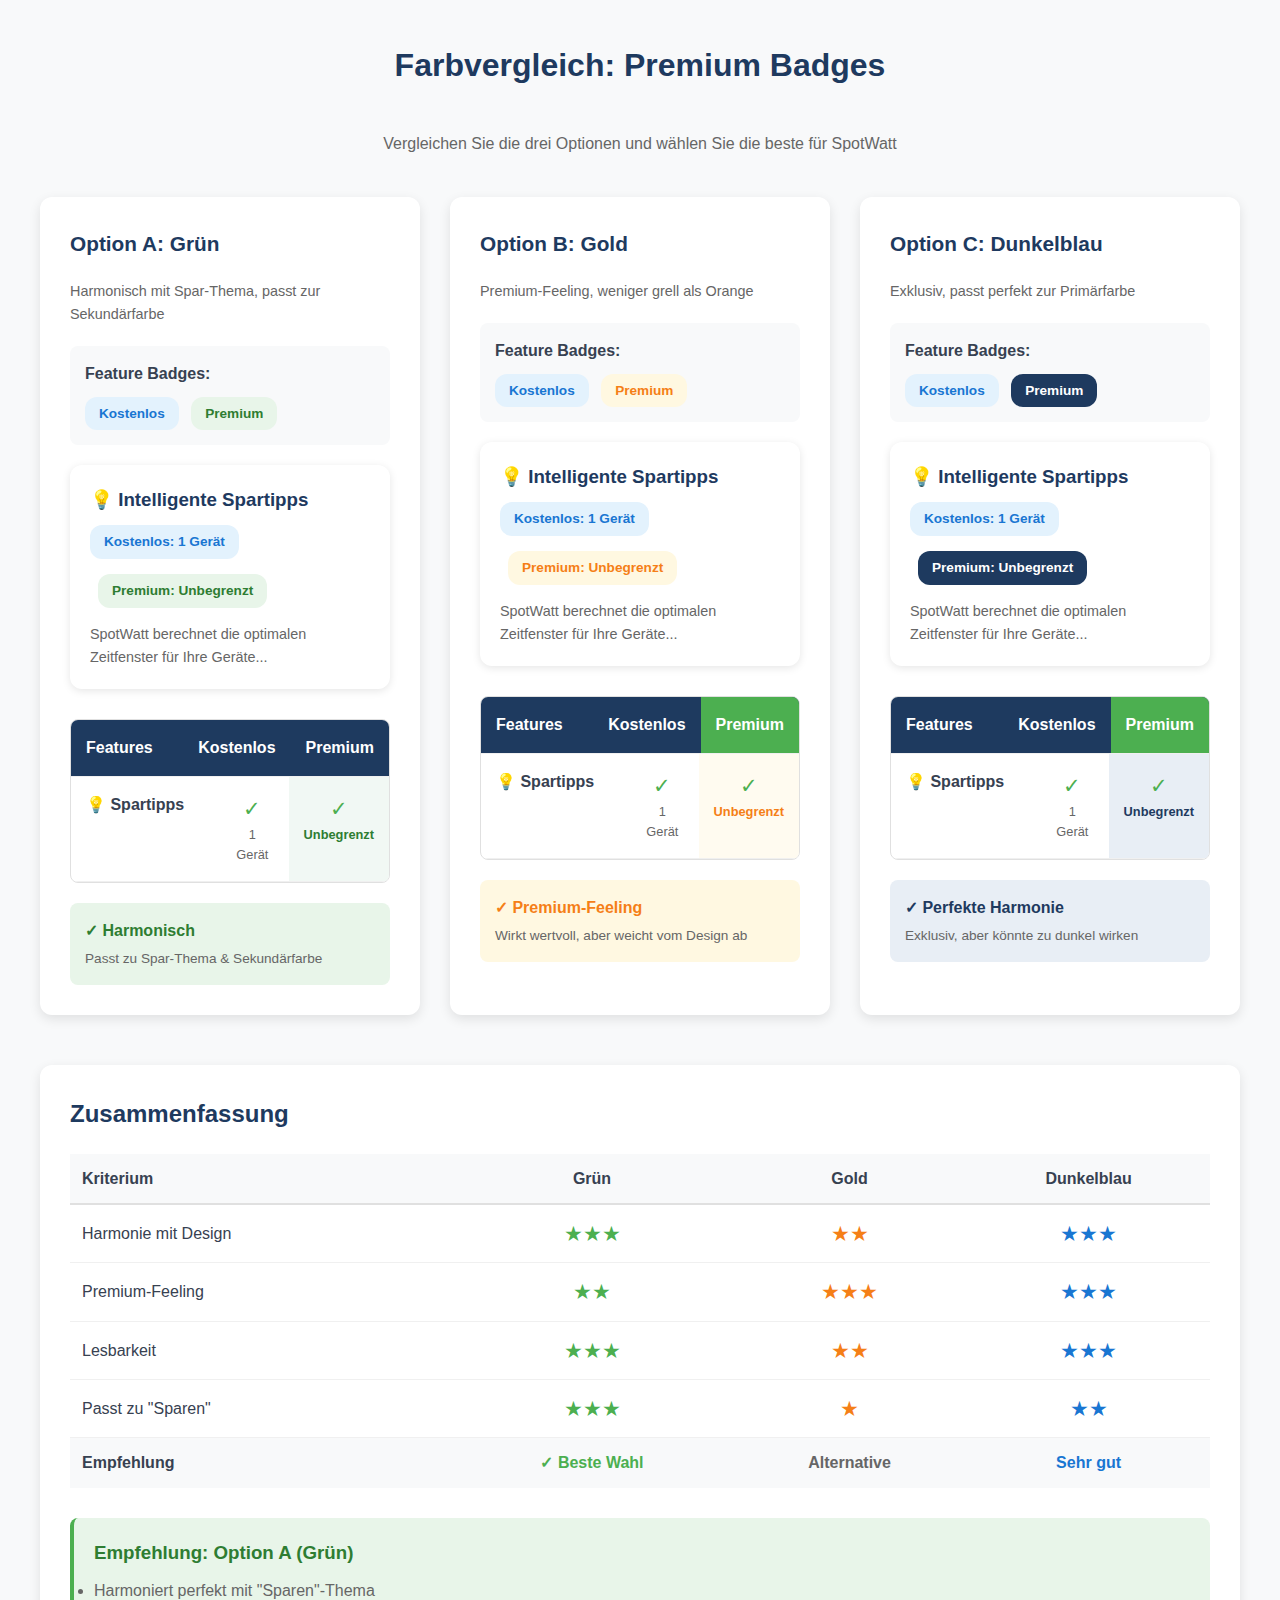
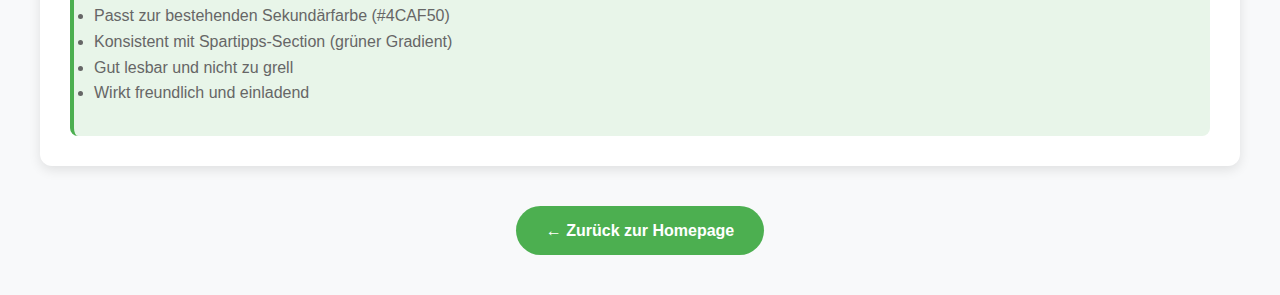
<file: color-comparison.html>
<!DOCTYPE html>
<html lang="de">
<head>
    <meta charset="UTF-8">
    <meta name="viewport" content="width=device-width, initial-scale=1.0">
    <title>Farbvergleich - Premium Badges</title>
    <link rel="stylesheet" href="styles.css">
    <style>
        body {
            background: #f8f9fa;
            padding: 40px 20px;
        }
        .comparison-container {
            max-width: 1200px;
            margin: 0 auto;
        }
        h1 {
            text-align: center;
            color: #1e3a5f;
            margin-bottom: 40px;
        }
        .option-grid {
            display: grid;
            grid-template-columns: repeat(auto-fit, minmax(350px, 1fr));
            gap: 30px;
            margin-bottom: 50px;
        }
        .option-card {
            background: white;
            padding: 30px;
            border-radius: 12px;
            box-shadow: 0 4px 12px rgba(0,0,0,0.1);
        }
        .option-title {
            font-size: 1.3rem;
            font-weight: bold;
            margin-bottom: 20px;
            color: #1e3a5f;
        }
        .badge-example {
            margin: 20px 0;
            padding: 15px;
            background: #f8f9fa;
            border-radius: 8px;
        }
        .feature-card-demo {
            background: white;
            padding: 20px;
            border-radius: 12px;
            box-shadow: 0 2px 8px rgba(0,0,0,0.1);
            margin-top: 20px;
        }
        .comparison-table-demo {
            margin-top: 30px;
            border: 1px solid #e0e0e0;
            border-radius: 8px;
            overflow: hidden;
        }
        .table-row {
            display: grid;
            grid-template-columns: 2fr 1fr 1fr;
            border-bottom: 1px solid #f0f0f0;
        }
        .table-row > div {
            padding: 15px;
        }
        .table-header {
            background: #1e3a5f;
            color: white;
            font-weight: bold;
        }
        .premium-col {
            background: #f1f8f4;
        }
    </style>
</head>
<body>
    <div class="comparison-container">
        <h1>Farbvergleich: Premium Badges</h1>
        <p style="text-align: center; color: #666; margin-bottom: 40px;">
            Vergleichen Sie die drei Optionen und wählen Sie die beste für SpotWatt
        </p>

        <!-- Badges nebeneinander -->
        <div class="option-grid">

            <!-- Option A: Grün -->
            <div class="option-card">
                <div class="option-title">Option A: Grün</div>
                <p style="color: #666; font-size: 0.9rem; margin-bottom: 20px;">
                    Harmonisch mit Spar-Thema, passt zur Sekundärfarbe
                </p>

                <div class="badge-example">
                    <p style="margin-bottom: 10px; font-weight: 600;">Feature Badges:</p>
                    <span style="display: inline-block; background: #e3f2fd; color: #1976d2; padding: 6px 14px; border-radius: 12px; font-size: 0.85rem; font-weight: 600;">Kostenlos</span>
                    <span style="display: inline-block; background: #e8f5e9; color: #2e7d32; padding: 6px 14px; border-radius: 12px; font-size: 0.85rem; font-weight: 600; margin-left: 8px;">Premium</span>
                </div>

                <div class="feature-card-demo">
                    <h3 style="color: #1e3a5f; margin-bottom: 10px;">💡 Intelligente Spartipps</h3>
                    <span style="display: inline-block; background: #e3f2fd; color: #1976d2; padding: 6px 14px; border-radius: 12px; font-size: 0.85rem; font-weight: 600; margin-bottom: 15px;">Kostenlos: 1 Gerät</span>
                    <span style="display: inline-block; background: #e8f5e9; color: #2e7d32; padding: 6px 14px; border-radius: 12px; font-size: 0.85rem; font-weight: 600; margin-left: 8px; margin-bottom: 15px;">Premium: Unbegrenzt</span>
                    <p style="color: #666; font-size: 0.9rem;">
                        SpotWatt berechnet die optimalen Zeitfenster für Ihre Geräte...
                    </p>
                </div>

                <div class="comparison-table-demo">
                    <div class="table-row table-header">
                        <div>Features</div>
                        <div>Kostenlos</div>
                        <div>Premium</div>
                    </div>
                    <div class="table-row">
                        <div><strong>💡 Spartipps</strong></div>
                        <div style="text-align: center;">
                            <span style="color: #4CAF50; font-size: 1.3rem;">✓</span>
                            <div style="font-size: 0.8rem; color: #666;">1 Gerät</div>
                        </div>
                        <div style="text-align: center; background: #f1f8f4;">
                            <span style="color: #4CAF50; font-size: 1.3rem;">✓</span>
                            <div style="font-size: 0.8rem; color: #2e7d32; font-weight: 600;">Unbegrenzt</div>
                        </div>
                    </div>
                </div>

                <div style="margin-top: 20px; padding: 15px; background: #e8f5e9; border-radius: 8px;">
                    <p style="margin: 0; color: #2e7d32; font-weight: 600;">✓ Harmonisch</p>
                    <p style="margin: 5px 0 0 0; font-size: 0.85rem; color: #666;">Passt zu Spar-Thema & Sekundärfarbe</p>
                </div>
            </div>

            <!-- Option B: Gold -->
            <div class="option-card">
                <div class="option-title">Option B: Gold</div>
                <p style="color: #666; font-size: 0.9rem; margin-bottom: 20px;">
                    Premium-Feeling, weniger grell als Orange
                </p>

                <div class="badge-example">
                    <p style="margin-bottom: 10px; font-weight: 600;">Feature Badges:</p>
                    <span style="display: inline-block; background: #e3f2fd; color: #1976d2; padding: 6px 14px; border-radius: 12px; font-size: 0.85rem; font-weight: 600;">Kostenlos</span>
                    <span style="display: inline-block; background: #fff8e1; color: #f57f17; padding: 6px 14px; border-radius: 12px; font-size: 0.85rem; font-weight: 600; margin-left: 8px;">Premium</span>
                </div>

                <div class="feature-card-demo">
                    <h3 style="color: #1e3a5f; margin-bottom: 10px;">💡 Intelligente Spartipps</h3>
                    <span style="display: inline-block; background: #e3f2fd; color: #1976d2; padding: 6px 14px; border-radius: 12px; font-size: 0.85rem; font-weight: 600; margin-bottom: 15px;">Kostenlos: 1 Gerät</span>
                    <span style="display: inline-block; background: #fff8e1; color: #f57f17; padding: 6px 14px; border-radius: 12px; font-size: 0.85rem; font-weight: 600; margin-left: 8px; margin-bottom: 15px;">Premium: Unbegrenzt</span>
                    <p style="color: #666; font-size: 0.9rem;">
                        SpotWatt berechnet die optimalen Zeitfenster für Ihre Geräte...
                    </p>
                </div>

                <div class="comparison-table-demo">
                    <div class="table-row table-header">
                        <div>Features</div>
                        <div>Kostenlos</div>
                        <div style="background: #4CAF50;">Premium</div>
                    </div>
                    <div class="table-row">
                        <div><strong>💡 Spartipps</strong></div>
                        <div style="text-align: center;">
                            <span style="color: #4CAF50; font-size: 1.3rem;">✓</span>
                            <div style="font-size: 0.8rem; color: #666;">1 Gerät</div>
                        </div>
                        <div style="text-align: center; background: #fffbf0;">
                            <span style="color: #4CAF50; font-size: 1.3rem;">✓</span>
                            <div style="font-size: 0.8rem; color: #f57f17; font-weight: 600;">Unbegrenzt</div>
                        </div>
                    </div>
                </div>

                <div style="margin-top: 20px; padding: 15px; background: #fff8e1; border-radius: 8px;">
                    <p style="margin: 0; color: #f57f17; font-weight: 600;">✓ Premium-Feeling</p>
                    <p style="margin: 5px 0 0 0; font-size: 0.85rem; color: #666;">Wirkt wertvoll, aber weicht vom Design ab</p>
                </div>
            </div>

            <!-- Option C: Dunkelblau -->
            <div class="option-card">
                <div class="option-title">Option C: Dunkelblau</div>
                <p style="color: #666; font-size: 0.9rem; margin-bottom: 20px;">
                    Exklusiv, passt perfekt zur Primärfarbe
                </p>

                <div class="badge-example">
                    <p style="margin-bottom: 10px; font-weight: 600;">Feature Badges:</p>
                    <span style="display: inline-block; background: #e3f2fd; color: #1976d2; padding: 6px 14px; border-radius: 12px; font-size: 0.85rem; font-weight: 600;">Kostenlos</span>
                    <span style="display: inline-block; background: #1e3a5f; color: white; padding: 6px 14px; border-radius: 12px; font-size: 0.85rem; font-weight: 600; margin-left: 8px;">Premium</span>
                </div>

                <div class="feature-card-demo">
                    <h3 style="color: #1e3a5f; margin-bottom: 10px;">💡 Intelligente Spartipps</h3>
                    <span style="display: inline-block; background: #e3f2fd; color: #1976d2; padding: 6px 14px; border-radius: 12px; font-size: 0.85rem; font-weight: 600; margin-bottom: 15px;">Kostenlos: 1 Gerät</span>
                    <span style="display: inline-block; background: #1e3a5f; color: white; padding: 6px 14px; border-radius: 12px; font-size: 0.85rem; font-weight: 600; margin-left: 8px; margin-bottom: 15px;">Premium: Unbegrenzt</span>
                    <p style="color: #666; font-size: 0.9rem;">
                        SpotWatt berechnet die optimalen Zeitfenster für Ihre Geräte...
                    </p>
                </div>

                <div class="comparison-table-demo">
                    <div class="table-row table-header">
                        <div>Features</div>
                        <div>Kostenlos</div>
                        <div style="background: #4CAF50;">Premium</div>
                    </div>
                    <div class="table-row">
                        <div><strong>💡 Spartipps</strong></div>
                        <div style="text-align: center;">
                            <span style="color: #4CAF50; font-size: 1.3rem;">✓</span>
                            <div style="font-size: 0.8rem; color: #666;">1 Gerät</div>
                        </div>
                        <div style="text-align: center; background: #e8eef5;">
                            <span style="color: #4CAF50; font-size: 1.3rem;">✓</span>
                            <div style="font-size: 0.8rem; color: #1e3a5f; font-weight: 600;">Unbegrenzt</div>
                        </div>
                    </div>
                </div>

                <div style="margin-top: 20px; padding: 15px; background: #e8eef5; border-radius: 8px;">
                    <p style="margin: 0; color: #1e3a5f; font-weight: 600;">✓ Perfekte Harmonie</p>
                    <p style="margin: 5px 0 0 0; font-size: 0.85rem; color: #666;">Exklusiv, aber könnte zu dunkel wirken</p>
                </div>
            </div>

        </div>

        <!-- Comparison Summary -->
        <div style="background: white; padding: 30px; border-radius: 12px; box-shadow: 0 4px 12px rgba(0,0,0,0.1);">
            <h2 style="color: #1e3a5f; margin-bottom: 20px;">Zusammenfassung</h2>
            <table style="width: 100%; border-collapse: collapse;">
                <thead>
                    <tr style="background: #f8f9fa;">
                        <th style="padding: 12px; text-align: left; border-bottom: 2px solid #e0e0e0;">Kriterium</th>
                        <th style="padding: 12px; text-align: center; border-bottom: 2px solid #e0e0e0;">Grün</th>
                        <th style="padding: 12px; text-align: center; border-bottom: 2px solid #e0e0e0;">Gold</th>
                        <th style="padding: 12px; text-align: center; border-bottom: 2px solid #e0e0e0;">Dunkelblau</th>
                    </tr>
                </thead>
                <tbody>
                    <tr>
                        <td style="padding: 12px; border-bottom: 1px solid #f0f0f0;">Harmonie mit Design</td>
                        <td style="padding: 12px; text-align: center; border-bottom: 1px solid #f0f0f0; color: #4CAF50; font-size: 1.3rem;">★★★</td>
                        <td style="padding: 12px; text-align: center; border-bottom: 1px solid #f0f0f0; color: #f57f17; font-size: 1.3rem;">★★</td>
                        <td style="padding: 12px; text-align: center; border-bottom: 1px solid #f0f0f0; color: #1976d2; font-size: 1.3rem;">★★★</td>
                    </tr>
                    <tr>
                        <td style="padding: 12px; border-bottom: 1px solid #f0f0f0;">Premium-Feeling</td>
                        <td style="padding: 12px; text-align: center; border-bottom: 1px solid #f0f0f0; color: #4CAF50; font-size: 1.3rem;">★★</td>
                        <td style="padding: 12px; text-align: center; border-bottom: 1px solid #f0f0f0; color: #f57f17; font-size: 1.3rem;">★★★</td>
                        <td style="padding: 12px; text-align: center; border-bottom: 1px solid #f0f0f0; color: #1976d2; font-size: 1.3rem;">★★★</td>
                    </tr>
                    <tr>
                        <td style="padding: 12px; border-bottom: 1px solid #f0f0f0;">Lesbarkeit</td>
                        <td style="padding: 12px; text-align: center; border-bottom: 1px solid #f0f0f0; color: #4CAF50; font-size: 1.3rem;">★★★</td>
                        <td style="padding: 12px; text-align: center; border-bottom: 1px solid #f0f0f0; color: #f57f17; font-size: 1.3rem;">★★</td>
                        <td style="padding: 12px; text-align: center; border-bottom: 1px solid #f0f0f0; color: #1976d2; font-size: 1.3rem;">★★★</td>
                    </tr>
                    <tr>
                        <td style="padding: 12px; border-bottom: 1px solid #f0f0f0;">Passt zu "Sparen"</td>
                        <td style="padding: 12px; text-align: center; border-bottom: 1px solid #f0f0f0; color: #4CAF50; font-size: 1.3rem;">★★★</td>
                        <td style="padding: 12px; text-align: center; border-bottom: 1px solid #f0f0f0; color: #f57f17; font-size: 1.3rem;">★</td>
                        <td style="padding: 12px; text-align: center; border-bottom: 1px solid #f0f0f0; color: #1976d2; font-size: 1.3rem;">★★</td>
                    </tr>
                    <tr style="background: #f8f9fa; font-weight: bold;">
                        <td style="padding: 12px;">Empfehlung</td>
                        <td style="padding: 12px; text-align: center; color: #4CAF50;">✓ Beste Wahl</td>
                        <td style="padding: 12px; text-align: center; color: #666;">Alternative</td>
                        <td style="padding: 12px; text-align: center; color: #1976d2;">Sehr gut</td>
                    </tr>
                </tbody>
            </table>

            <div style="margin-top: 30px; padding: 20px; background: #e8f5e9; border-radius: 8px; border-left: 4px solid #4CAF50;">
                <h3 style="color: #2e7d32; margin-top: 0;">Empfehlung: Option A (Grün)</h3>
                <ul style="color: #666; margin: 10px 0;">
                    <li>Harmoniert perfekt mit "Sparen"-Thema</li>
                    <li>Passt zur bestehenden Sekundärfarbe (#4CAF50)</li>
                    <li>Konsistent mit Spartipps-Section (grüner Gradient)</li>
                    <li>Gut lesbar und nicht zu grell</li>
                    <li>Wirkt freundlich und einladend</li>
                </ul>
            </div>
        </div>

        <div style="text-align: center; margin-top: 40px;">
            <a href="index.html" style="display: inline-block; background: #4CAF50; color: white; padding: 12px 30px; border-radius: 25px; text-decoration: none; font-weight: 600;">← Zurück zur Homepage</a>
        </div>
    </div>
</body>
</html>
</file>
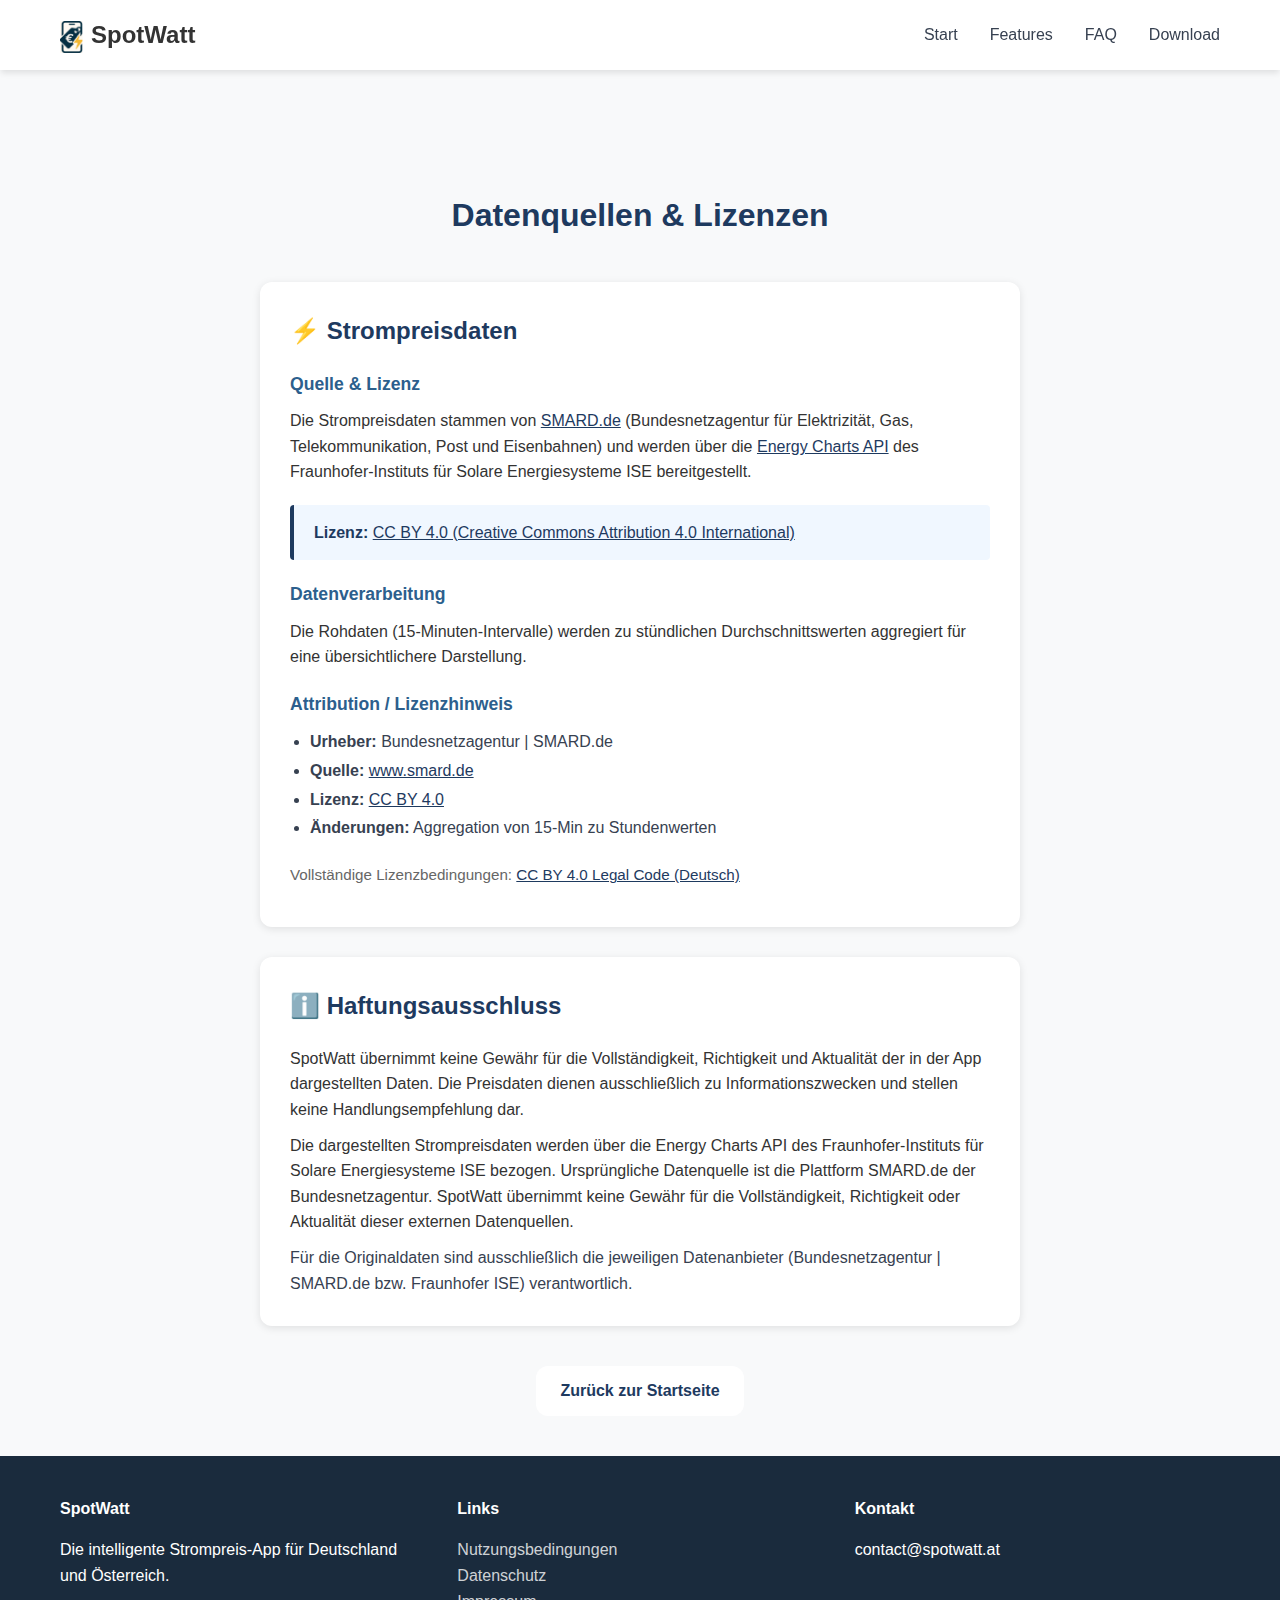
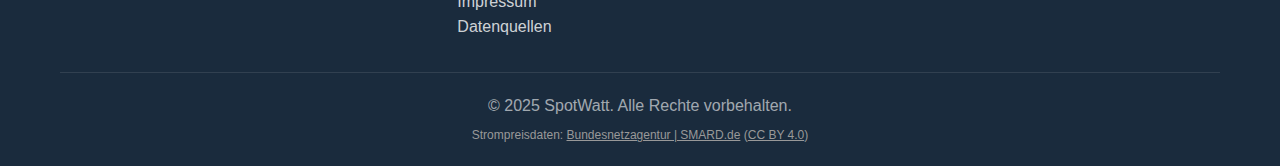
<file: data-sources.html>
<!DOCTYPE html>
<html lang="de">
<head>
    <meta charset="UTF-8">
    <meta name="viewport" content="width=device-width, initial-scale=1.0">
    <title>Datenquellen - SpotWatt</title>
    <meta name="description" content="Informationen zu den Datenquellen und Lizenzen der in SpotWatt verwendeten Strompreisdaten.">
    <link rel="icon" type="image/x-icon" href="favicon.ico">
    <link rel="icon" type="image/png" sizes="32x32" href="favicon-32x32.png">
    <link rel="icon" type="image/png" sizes="16x16" href="favicon-16x16.png">
    <link rel="stylesheet" href="styles.css">
    <style>
        .data-sources-content {
            max-width: 800px;
            margin: 0 auto;
            padding: 40px 20px;
        }
        .data-source-card {
            background: white;
            border-radius: 12px;
            padding: 30px;
            margin-bottom: 30px;
            box-shadow: 0 2px 8px rgba(0,0,0,0.1);
        }
        .data-source-card h2 {
            color: #1e3a5f;
            margin-bottom: 20px;
            display: flex;
            align-items: center;
            gap: 10px;
        }
        .data-source-card h3 {
            color: #2c5f8d;
            margin-top: 20px;
            margin-bottom: 10px;
            font-size: 1.1rem;
        }
        .data-source-card p {
            line-height: 1.6;
            color: #333;
            margin-bottom: 10px;
        }
        .data-source-card ul {
            margin-left: 20px;
            line-height: 1.8;
        }
        .license-box {
            background: #f0f7ff;
            border-left: 4px solid #1e3a5f;
            padding: 15px 20px;
            margin: 20px 0;
            border-radius: 4px;
        }
        .license-box strong {
            color: #1e3a5f;
        }
        .source-link {
            color: #1e3a5f;
            text-decoration: underline;
        }
        .source-link:hover {
            color: #2c5f8d;
        }
    </style>
</head>
<body>
    <!-- Navigation -->
    <nav class="navbar">
        <div class="container">
            <div class="nav-brand">
                <h1><a href="index.html" style="color: inherit; text-decoration: none;"><img src="spotwatt_logo_final.png" alt="SpotWatt Logo" style="height: 32px; vertical-align: middle; margin-right: 8px;">SpotWatt</a></h1>
            </div>
            <ul class="nav-menu">
                <li><a href="index.html">Start</a></li>
                <li><a href="features.html">Features</a></li>
                <li><a href="faq.html">FAQ</a></li>
                <li><a href="index.html#download">Download</a></li>
            </ul>
            <div class="nav-toggle" id="navToggle">
                <span></span>
                <span></span>
                <span></span>
            </div>
        </div>
    </nav>

    <!-- Main Content -->
    <main style="background: #f8f9fa; min-height: calc(100vh - 200px); padding-top: 80px;">
        <div class="data-sources-content">
            <h1 style="text-align: center; margin-bottom: 40px; color: #1e3a5f;">Datenquellen & Lizenzen</h1>

            <div class="data-source-card">
                <h2>⚡ Strompreisdaten</h2>

                <h3>Quelle & Lizenz</h3>
                <p>
                    Die Strompreisdaten stammen von
                    <a href="https://www.smard.de" target="_blank" rel="noopener" class="source-link">SMARD.de</a>
                    (Bundesnetzagentur für Elektrizität, Gas, Telekommunikation, Post und Eisenbahnen)
                    und werden über die
                    <a href="https://www.energy-charts.info" target="_blank" rel="noopener" class="source-link">Energy Charts API</a>
                    des Fraunhofer-Instituts für Solare Energiesysteme ISE bereitgestellt.
                </p>

                <div class="license-box">
                    <p style="margin: 0;"><strong>Lizenz:</strong>
                        <a href="https://creativecommons.org/licenses/by/4.0/" target="_blank" rel="noopener" class="source-link">
                            CC BY 4.0 (Creative Commons Attribution 4.0 International)
                        </a>
                    </p>
                </div>

                <h3>Datenverarbeitung</h3>
                <p>
                    Die Rohdaten (15-Minuten-Intervalle) werden zu stündlichen Durchschnittswerten aggregiert
                    für eine übersichtlichere Darstellung.
                </p>

                <h3>Attribution / Lizenzhinweis </h3>
                <ul style="margin-top: 10px;">
                    <li><strong>Urheber:</strong> Bundesnetzagentur | SMARD.de</li>
                    <li><strong>Quelle:</strong> <a href="https://www.smard.de" target="_blank" rel="noopener" class="source-link">www.smard.de</a></li>
                    <li><strong>Lizenz:</strong> <a href="https://creativecommons.org/licenses/by/4.0/" target="_blank" rel="noopener" class="source-link">CC BY 4.0</a></li>
                    <li><strong>Änderungen:</strong> Aggregation von 15-Min zu Stundenwerten</li>
                </ul>

                <p style="margin-top: 20px; font-size: 0.95em; color: #666;">
                    Vollständige Lizenzbedingungen:
                    <a href="https://creativecommons.org/licenses/by/4.0/legalcode.de" target="_blank" rel="noopener" class="source-link">
                        CC BY 4.0 Legal Code (Deutsch)
                    </a>
                </p>
            </div>

            <div class="data-source-card">
                <h2>ℹ️ Haftungsausschluss</h2>
                <p>
                    SpotWatt übernimmt keine Gewähr für die Vollständigkeit, Richtigkeit und Aktualität der in der App
                    dargestellten Daten. Die Preisdaten dienen ausschließlich zu Informationszwecken und stellen
                    keine Handlungsempfehlung dar.
                </p>
                <p>
                    Die dargestellten Strompreisdaten werden über die Energy Charts API
                    des Fraunhofer-Instituts für Solare Energiesysteme ISE bezogen.
                    Ursprüngliche Datenquelle ist die Plattform SMARD.de
                    der Bundesnetzagentur.
                    SpotWatt übernimmt keine Gewähr für die Vollständigkeit, Richtigkeit oder Aktualität dieser externen Datenquellen.</p>
                    Für die Originaldaten sind ausschließlich die jeweiligen Datenanbieter (Bundesnetzagentur | SMARD.de bzw. Fraunhofer ISE) verantwortlich.            
                </div>

            <div style="text-align: center; margin-top: 40px;">
                <a href="index.html" class="btn btn-primary">Zurück zur Startseite</a>
            </div>
        </div>
    </main>

    <!-- Footer -->
    <footer class="footer">
        <div class="container">
            <div class="footer-content">
                <div class="footer-section">
                    <h4>SpotWatt</h4>
                    <p>Die intelligente Strompreis-App für Deutschland und Österreich.</p>
                </div>
                <div class="footer-section">
                    <h4>Links</h4>
                    <ul>
                        <li><a href="terms.html">Nutzungsbedingungen</a></li>
                        <li><a href="privacy.html">Datenschutz</a></li>
                        <li><a href="imprint.html">Impressum</a></li>
                        <li><a href="data-sources.html">Datenquellen</a></li>
                    </ul>
                </div>
                <div class="footer-section">
                    <h4>Kontakt</h4>
                    <p>contact@spotwatt.at</p>
                </div>
            </div>
            <div class="footer-bottom">
                <p>&copy; 2025 SpotWatt. Alle Rechte vorbehalten.</p>
                <p style="margin-top: 8px; font-size: 12px; color: #999;">
                    Strompreisdaten: <a href="https://www.smard.de" target="_blank" rel="noopener" style="color: #999; text-decoration: underline;">Bundesnetzagentur | SMARD.de</a>
                    (<a href="https://creativecommons.org/licenses/by/4.0/" target="_blank" rel="noopener" style="color: #999; text-decoration: underline;">CC BY 4.0</a>)
                </p>
            </div>
        </div>
    </footer>

    <script src="script.js"></script>
</body>
</html>
</file>
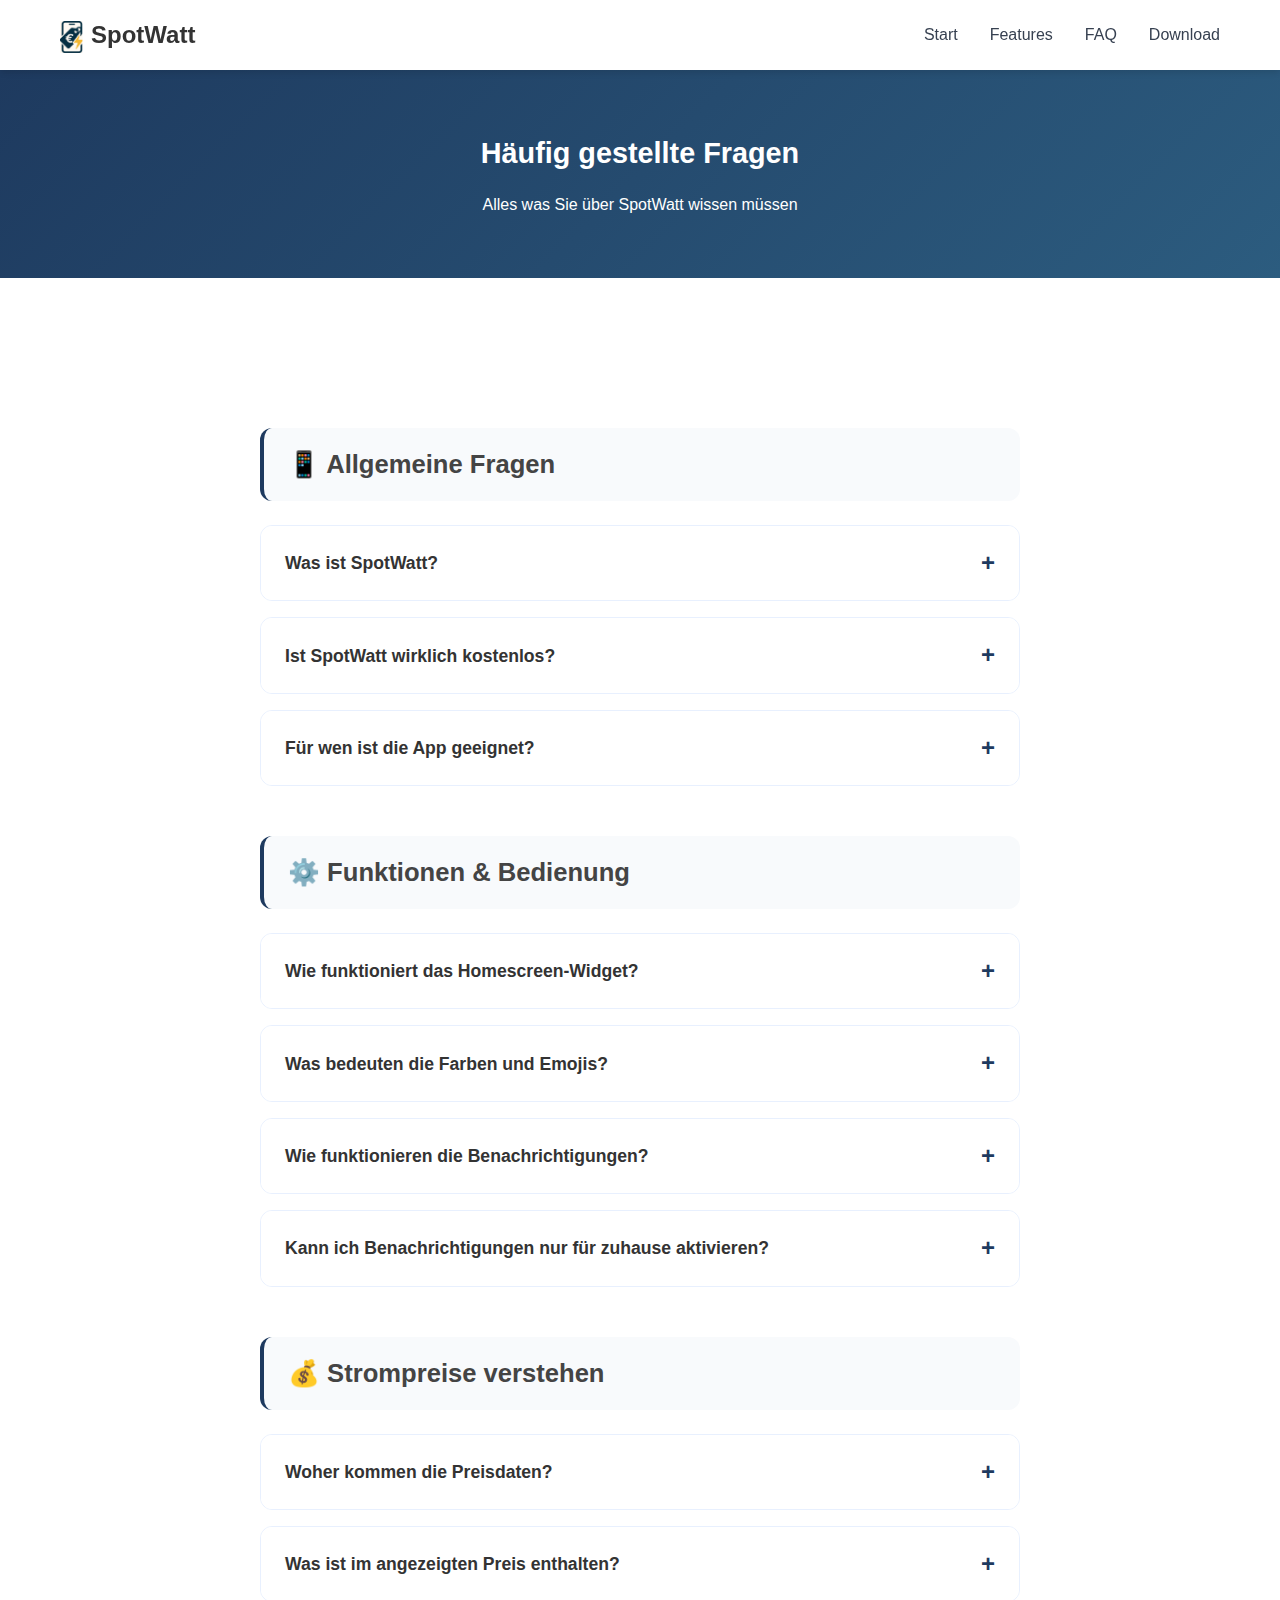
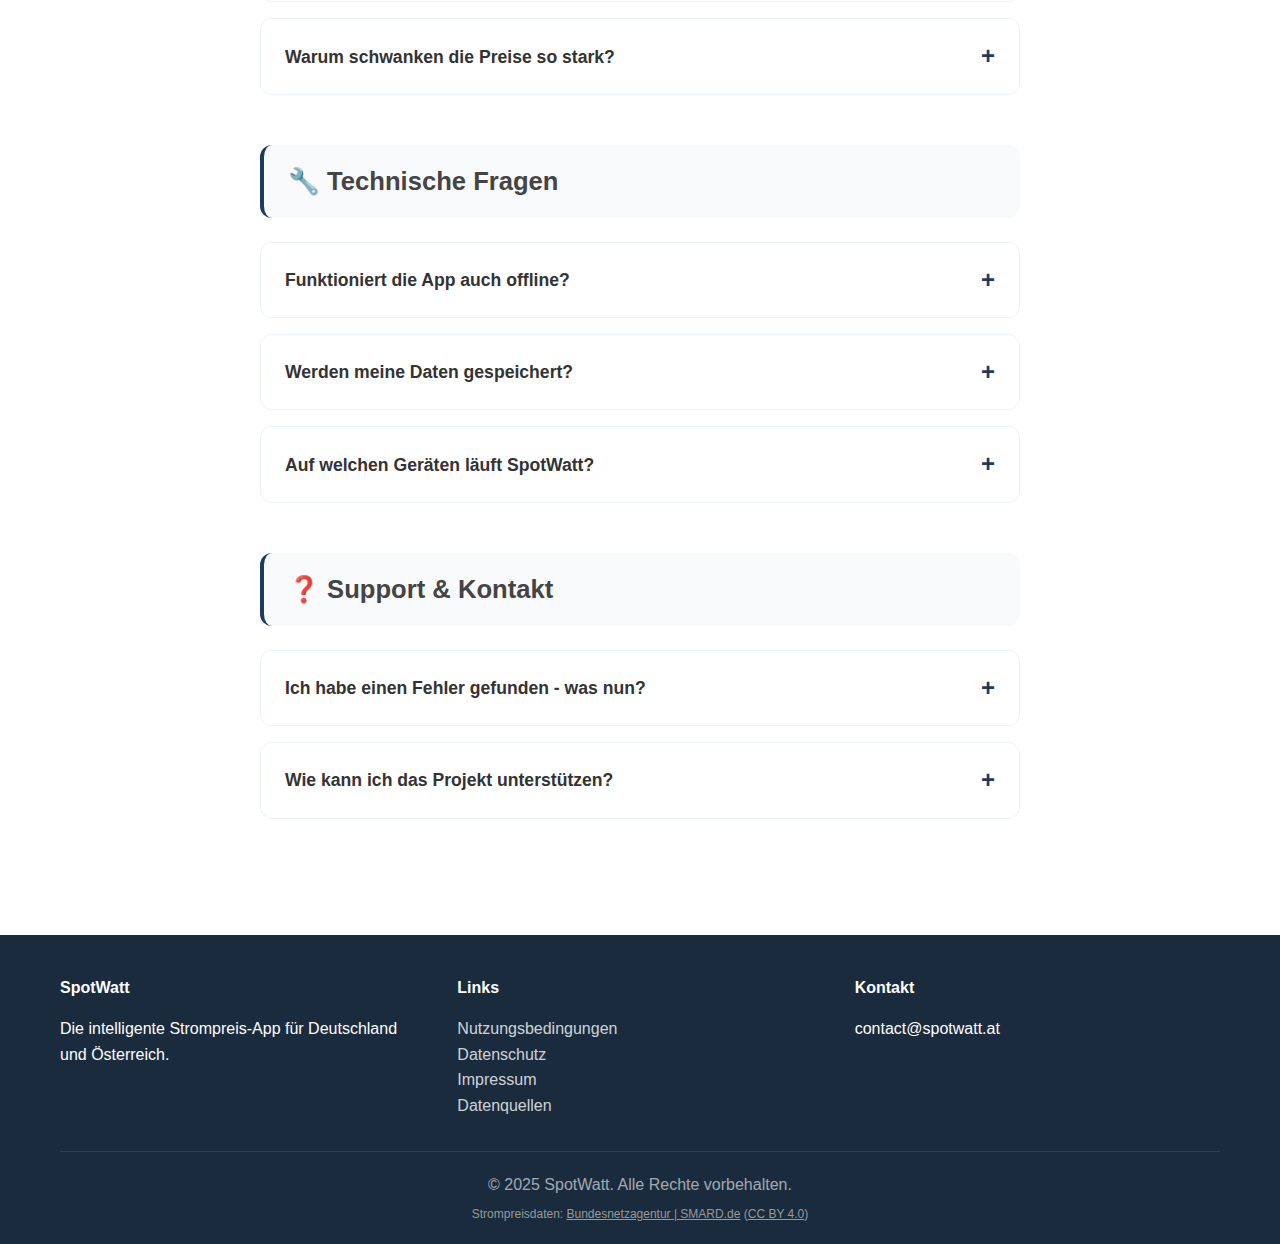
<file: faq.html>
<!DOCTYPE html>
<html lang="de">
<head>
    <meta charset="UTF-8">
    <meta name="viewport" content="width=device-width, initial-scale=1.0">
    <title>FAQ - Häufige Fragen | SpotWatt</title>
    <meta name="description" content="Häufig gestellte Fragen zur SpotWatt App - Strompreise verstehen und optimal nutzen">
    <link rel="stylesheet" href="styles.css">
    <style>
        .faq-hero {
            background: linear-gradient(135deg, var(--primary-color) 0%, var(--secondary-color) 100%);
            color: white;
            padding: 60px 0;
            text-align: center;
        }
        .faq-hero h1 {
            font-size: 1.8rem;
            margin-bottom: 1rem;
        }
        .faq-container {
            max-width: 800px;
            margin: 80px auto;
            padding: 20px;
        }

        .faq-item {
            background: white;
            border-radius: 12px;
            margin-bottom: 16px;
            border: 1px solid #e8f0fe;
            overflow: hidden;
            transition: all 0.3s ease;
        }

        .faq-item:hover {
            border-color: var(--primary-color);
            box-shadow: 0 4px 20px rgba(30, 58, 95, 0.1);
        }

        .faq-question {
            padding: 18px 24px;
            font-size: 1.1rem;
            font-weight: 600;
            color: #333;
            cursor: pointer;
            display: flex;
            justify-content: space-between;
            align-items: center;
            background: white;
        }

        .faq-question::after {
            content: '+';
            font-size: 1.5rem;
            color: var(--primary-color);
            transition: transform 0.3s ease;
        }

        .faq-item.active .faq-question::after {
            transform: rotate(45deg);
        }

        .faq-answer {
            padding: 0 20px;
            max-height: 0;
            overflow: hidden;
            transition: max-height 0.3s ease, padding 0.3s ease;
        }

        .faq-item.active .faq-answer {
            padding: 20px;
            max-height: 2000px;
        }

        .faq-answer p {
            margin-bottom: 1rem;
            line-height: 1.8;
        }

        .faq-answer ul {
            margin: 15px 0;
            padding-left: 20px;
        }

        .faq-answer li {
            margin-bottom: 10px;
        }

        .faq-category {
            margin: 50px 0 24px;
            padding: 16px 24px;
            background: var(--light-color);
            border-radius: 12px;
            border-left: 4px solid var(--primary-color);
        }

        .faq-category h2 {
            color: #444;
            font-size: 1.6rem;
            margin: 0;
        }

        .highlight-box {
            background: var(--light-color);
            border-left: 4px solid var(--primary-color);
            padding: 15px;
            margin: 15px 0;
            border-radius: 5px;
        }
    </style>
</head>
<body>
    <!-- Navigation -->
    <nav class="navbar">
        <div class="container">
            <div class="nav-brand">
                <h1><img src="spotwatt_logo_final.png" alt="SpotWatt Logo" style="height: 32px; vertical-align: middle; margin-right: 8px;">SpotWatt</h1>
            </div>
            <ul class="nav-menu">
                <li><a href="index.html">Start</a></li>
                <li><a href="features.html">Features</a></li>
                <li><a href="faq.html" class="active">FAQ</a></li>
                <li><a href="index.html#download">Download</a></li>
            </ul>
            <div class="nav-toggle" id="navToggle">
                <span></span>
                <span></span>
                <span></span>
            </div>
        </div>
    </nav>

    <!-- FAQ Hero -->
    <div class="faq-hero">
        <h1>Häufig gestellte Fragen</h1>
        <p>Alles was Sie über SpotWatt wissen müssen</p>
    </div>

    <div class="faq-container">

        <!-- Allgemeine Fragen -->
        <div class="faq-category">
            <h2>📱 Allgemeine Fragen</h2>
        </div>

        <div class="faq-item">
            <div class="faq-question">
                Was ist SpotWatt?
            </div>
            <div class="faq-answer">
                <p>SpotWatt ist eine kostenlose App, die Ihnen die aktuellen Strompreise vom EPEX Spotmarkt anzeigt. Die App hilft Ihnen dabei, Strom dann zu nutzen, wenn er besonders günstig ist - perfekt für alle mit dynamischen Stromtarifen!</p>
                <p>Die App ist speziell für Deutschland und Österreich entwickelt und zeigt die stündlich wechselnden Börsenpreise übersichtlich an.</p>
            </div>
        </div>

        <div class="faq-item">
            <div class="faq-question">
                Ist SpotWatt wirklich kostenlos?
            </div>
            <div class="faq-answer">
                <p>Ja, SpotWatt ist komplett kostenlos! Es gibt keine versteckten Kosten, keine Werbung und keine In-App-Käufe. Die App finanziert sich durch freiwillige Spenden über Ko-fi.</p>
                <div class="highlight-box">
                    <strong>Alle Funktionen kostenlos:</strong> Widget, Benachrichtigungen, Preisvorschau, Dark Mode und mehr!
                </div>
            </div>
        </div>

        <div class="faq-item">
            <div class="faq-question">
                Für wen ist die App geeignet?
            </div>
            <div class="faq-answer">
                <p>SpotWatt ist ideal für:</p>
                <ul>
                    <li><strong>Haushalte mit dynamischen EPEX Spot Stromtarifen</strong> (z.B. von aWATTar, Tado, Tibber, smartENERGY, Verbund, Wien Energie usw.)</li>
                    <li><strong>E-Auto-Besitzer</strong>, die günstig laden möchten</li>
                    <li><strong>Wärmepumpen-Nutzer</strong>, die Heizkosten optimieren wollen</li>
                    <li><strong>Alle Interessierten</strong>, die verstehen möchten, wie Strompreise funktionieren</li>
                </ul>
            </div>
        </div>

        <!-- Funktionen -->
        <div class="faq-category">
            <h2>⚙️ Funktionen & Bedienung</h2>
        </div>

        <div class="faq-item">
            <div class="faq-question">
                Wie funktioniert das Homescreen-Widget?
            </div>
            <div class="faq-answer">
                <p>Das Widget zeigt Ihnen die wichtigsten Informationen direkt auf dem Homescreen:</p>
                <ul>
                    <li>Aktueller Strompreis mit Farbindikator (grün/gelb/rot)</li>
                    <li>3-Stunden-Trend mit Richtungspfeil</li>
                    <li>Letzte Aktualisierungszeit</li>
                </ul>
                <p><strong>Installation:</strong> Lange auf den Homescreen drücken → Widgets → SpotWatt Widget auswählen und platzieren.</p>
            </div>
        </div>

        <div class="faq-item">
            <div class="faq-question">
                Was bedeuten die Farben und Emojis?
            </div>
            <div class="faq-answer">
                <p>Die Farben helfen Ihnen, die Preislage schnell zu erkennen:</p>
                <ul>
                    <li><strong>🟢 Grün (😊)</strong> - Günstiger Preis, ideal zum Stromverbrauch</li>
                    <li><strong>🟡 Gelb (😐)</strong> - Mittlerer Preis, normaler Verbrauch ok</li>
                    <li><strong>🔴 Rot (😞)</strong> - Hoher Preis, Verbrauch vermeiden wenn möglich</li>
                </ul>
                <p>Die Einstufung erfolgt automatisch basierend auf dem Tagesdurchschnitt.</p>
            </div>
        </div>

        <div class="faq-item">
            <div class="faq-question">
                Wie funktionieren die Benachrichtigungen?
            </div>
            <div class="faq-answer">
                <p>SpotWatt kann Sie auf verschiedene Arten informieren:</p>
                <ul>
                    <li><strong>Preisalarm:</strong> Benachrichtigung bei besonders günstigen Preisen</li>
                    <li><strong>Günstigster Preis des Tages:</strong> Benachrichtigung vor dem günstigsten Zeitpunkt des Tages</li>
                    <li><strong>Tägliche Zusammenfassung:</strong> Tägliche Vorausschau der günstigsten Preise</li>
                    <li><strong>Warnung vor hohen Preisen:</strong> Warnung wenn Strompreise außergewöhnlich hoch sind.</li>
                    <li><strong>Schwellenwerte:</strong> Sie legen fest, ab welchem Preis Sie informiert werden möchten.</li>
                </ul>
                <p>Alle Benachrichtigungen können in den Einstellungen angepasst oder deaktiviert werden.</p>
            </div>
        </div>

        <div class="faq-item">
            <div class="faq-question">
                Kann ich Benachrichtigungen nur für zuhause aktivieren?
            </div>
            <div class="faq-answer">
                <p>Ja! Aktivieren Sie <strong>standortbasierte Benachrichtigungen</strong> in den Einstellungen. Die App erkennt automatisch, ob Sie zuhause sind - nur dann erhalten Sie Preis-Benachrichtigungen.</p>
                <div class="highlight-box">
                    <strong>📍 Vorteil:</strong> Sie bleiben unterwegs und bei der Arbeit ungestört, können aber trotzdem günstige Preise optimal nutzen wenn Sie zuhause sind.
                </div>
                <p><strong>Datenschutz:</strong> Ihre Standortdaten werden nur lokal auf Ihrem Gerät verarbeitet und niemals an Server gesendet.</p>
            </div>
        </div>

        <!-- Strompreise -->
        <div class="faq-category">
            <h2>💰 Strompreise verstehen</h2>
        </div>

        <div class="faq-item">
            <div class="faq-question">
                Woher kommen die Preisdaten?
            </div>
            <div class="faq-answer">
                <p>Die Strompreisdaten stammen von der <strong>Bundesnetzagentur (SMARD.de)</strong> und werden über die Energy Charts API (Fraunhofer ISE) bereitgestellt. Dies sind offizielle Day-Ahead-Preise vom EPEX Spotmarkt - die gleichen Börsenpreise, die auch Ihr Stromanbieter nutzt.</p>
                <p>Die Preise werden täglich gegen 14 Uhr für den Folgetag veröffentlicht und stehen unter der <a href="https://creativecommons.org/licenses/by/4.0/" target="_blank" rel="noopener">CC BY 4.0 Lizenz</a>.</p>
                <div class="highlight-box">
                    <strong>📊 Mehr Informationen:</strong> Alle Details zu unseren Datenquellen finden Sie auf unserer <a href="data-sources.html">Datenquellen-Seite</a>.
                </div>
            </div>
        </div>

        <div class="faq-item">
            <div class="faq-question">
                Was ist im angezeigten Preis enthalten?
            </div>
            <div class="faq-answer">
                <p>Der angezeigte Preis ist standardmäßig der <strong>reine Börsenpreis (Spotpreis)</strong>. Für Ihren tatsächlichen Strompreis kommen noch hinzu:</p>
                <ul>
                    <li>Netzentgelte</li>
                    <li>Steuern und Abgaben</li>
                    <li>Aufschlag Ihres Stromanbieters</li>
                </ul>
                <p>Diese Zusatzkosten sind bei jedem Anbieter unterschiedlich. Prüfen Sie Ihren Vertrag für die genauen Konditionen.</p>
                <div class="highlight-box">
                    <strong>Tipp:</strong> Sie können alle diese Gebühren in der App unter Einstellungen konfigurieren, um Ihre exakten Vollkosten angezeigt zu bekommen!
                </div>
            </div>
        </div>

        <div class="faq-item">
            <div class="faq-question">
                Warum schwanken die Preise so stark?
            </div>
            <div class="faq-answer">
                <p>Die Strompreise werden durch Angebot und Nachfrage bestimmt:</p>
                <ul>
                    <li><strong>Günstig:</strong> Viel Wind/Sonne, wenig Verbrauch (z.B. nachts, Wochenende)</li>
                    <li><strong>Teuer:</strong> Wenig erneuerbare Energie, hoher Verbrauch (z.B. werktags 17-20 Uhr)</li>
                </ul>
                <p>Negative Preise sind möglich, wenn sehr viel erneuerbarer Strom produziert wird!</p>
            </div>
        </div>

        <!-- Technische Fragen -->
        <div class="faq-category">
            <h2>🔧 Technische Fragen</h2>
        </div>

        <div class="faq-item">
            <div class="faq-question">
                Funktioniert die App auch offline?
            </div>
            <div class="faq-answer">
                <p>Ja! SpotWatt speichert die Preisdaten für 24-48 Stunden zwischen. Sie können die App also auch ohne Internetverbindung nutzen und sehen die zuletzt geladenen Preise.</p>
                <p>Neue Preise werden automatisch geladen, sobald wieder eine Verbindung besteht.</p>
            </div>
        </div>

        <div class="faq-item">
            <div class="faq-question">
                Werden meine Daten gespeichert?
            </div>
            <div class="faq-answer">
                <p><strong>Nein!</strong> SpotWatt speichert keine persönlichen Daten:</p>
                <ul>
                    <li>Keine Benutzerkonten erforderlich</li>
                    <li>Keine Tracking oder Analytics</li>
                    <li>Alle Einstellungen nur lokal auf Ihrem Gerät</li>
                    <li>Kein Upload von Nutzungsdaten</li>
                </ul>
                <div class="highlight-box">
                    Ihre Privatsphäre ist uns wichtig - daher verzichten wir komplett auf Datensammlung!
                </div>
            </div>
        </div>

        <div class="faq-item">
            <div class="faq-question">
                Auf welchen Geräten läuft SpotWatt?
            </div>
            <div class="faq-answer">
                <p>SpotWatt ist verfügbar für:</p>
                <ul>
                    <li><strong>Android:</strong> Ab Version 5.0 (API Level 21)</li>
                    <li><strong>iOS:</strong> In Entwicklung - coming soon</li>
                </ul>
                <p>Die App ist für Smartphones optimiert, funktioniert aber auch auf Tablets.</p>
            </div>
        </div>

        <!-- Support -->
        <div class="faq-category">
            <h2>❓ Support & Kontakt</h2>
        </div>

        <div class="faq-item">
            <div class="faq-question">
                Ich habe einen Fehler gefunden - was nun?
            </div>
            <div class="faq-answer">
                <p>Wir freuen uns über Ihr Feedback! Melden Sie Fehler oder Verbesserungsvorschläge gerne per E-Mail:</p>
                <div class="highlight-box">
                    📧 <strong>contact@spotwatt.at</strong>
                </div>
                <p>Bitte beschreiben Sie das Problem möglichst genau und nennen Sie Ihr Gerät und die Android/iOS-Version.</p>
            </div>
        </div>

        <div class="faq-item">
            <div class="faq-question">
                Wie kann ich das Projekt unterstützen?
            </div>
            <div class="faq-answer">
                <p>Es gibt mehrere Möglichkeiten, SpotWatt zu unterstützen:</p>
                <ul>
                    <li><strong>Weiterempfehlen:</strong> Erzählen Sie Freunden und Familie von der App</li>
                    <li><strong>Bewertung:</strong> Positive Bewertungen im App Store helfen sehr</li>
                    <li><strong>Spende:</strong> Unterstützen Sie die Entwicklung über Ko-fi</li>
                    <li><strong>Feedback:</strong> Ihre Ideen und Vorschläge sind willkommen</li>
                </ul>
            </div>
        </div>

    </div>

    <!-- Footer -->
    <footer class="footer">
        <div class="container">
            <div class="footer-content">
                <div class="footer-section">
                    <h4>SpotWatt</h4>
                    <p>Die intelligente Strompreis-App für Deutschland und Österreich.</p>
                </div>
                <div class="footer-section">
                    <h4>Links</h4>
                    <ul>
                        <li><a href="terms.html">Nutzungsbedingungen</a></li>
                        <li><a href="privacy.html">Datenschutz</a></li>
                        <li><a href="imprint.html">Impressum</a></li>
                        <li><a href="data-sources.html">Datenquellen</a></li>
                    </ul>
                </div>
                <div class="footer-section">
                    <h4>Kontakt</h4>
                    <p>contact@spotwatt.at</p>
                </div>
            </div>
            <div class="footer-bottom">
                <p>&copy; 2025 SpotWatt. Alle Rechte vorbehalten.</p>
                <p style="margin-top: 8px; font-size: 12px; color: #999;">
                    Strompreisdaten: <a href="https://www.smard.de" target="_blank" rel="noopener" style="color: #999; text-decoration: underline;">Bundesnetzagentur | SMARD.de</a>
                    (<a href="https://creativecommons.org/licenses/by/4.0/" target="_blank" rel="noopener" style="color: #999; text-decoration: underline;">CC BY 4.0</a>)
                </p>
            </div>
        </div>
    </footer>

    <script>
        // FAQ Accordion
        document.querySelectorAll('.faq-question').forEach(question => {
            question.addEventListener('click', () => {
                const item = question.parentElement;
                const wasActive = item.classList.contains('active');

                // Close all items
                document.querySelectorAll('.faq-item').forEach(i => {
                    i.classList.remove('active');
                });

                // Open clicked item if it wasn't active
                if (!wasActive) {
                    item.classList.add('active');
                }
            });
        });

        // Mobile Navigation
        const navToggle = document.getElementById('navToggle');
        const navMenu = document.querySelector('.nav-menu');

        navToggle.addEventListener('click', () => {
            navMenu.classList.toggle('active');
            navToggle.classList.toggle('active');
        });
    </script>
</body>
</html>
</file>
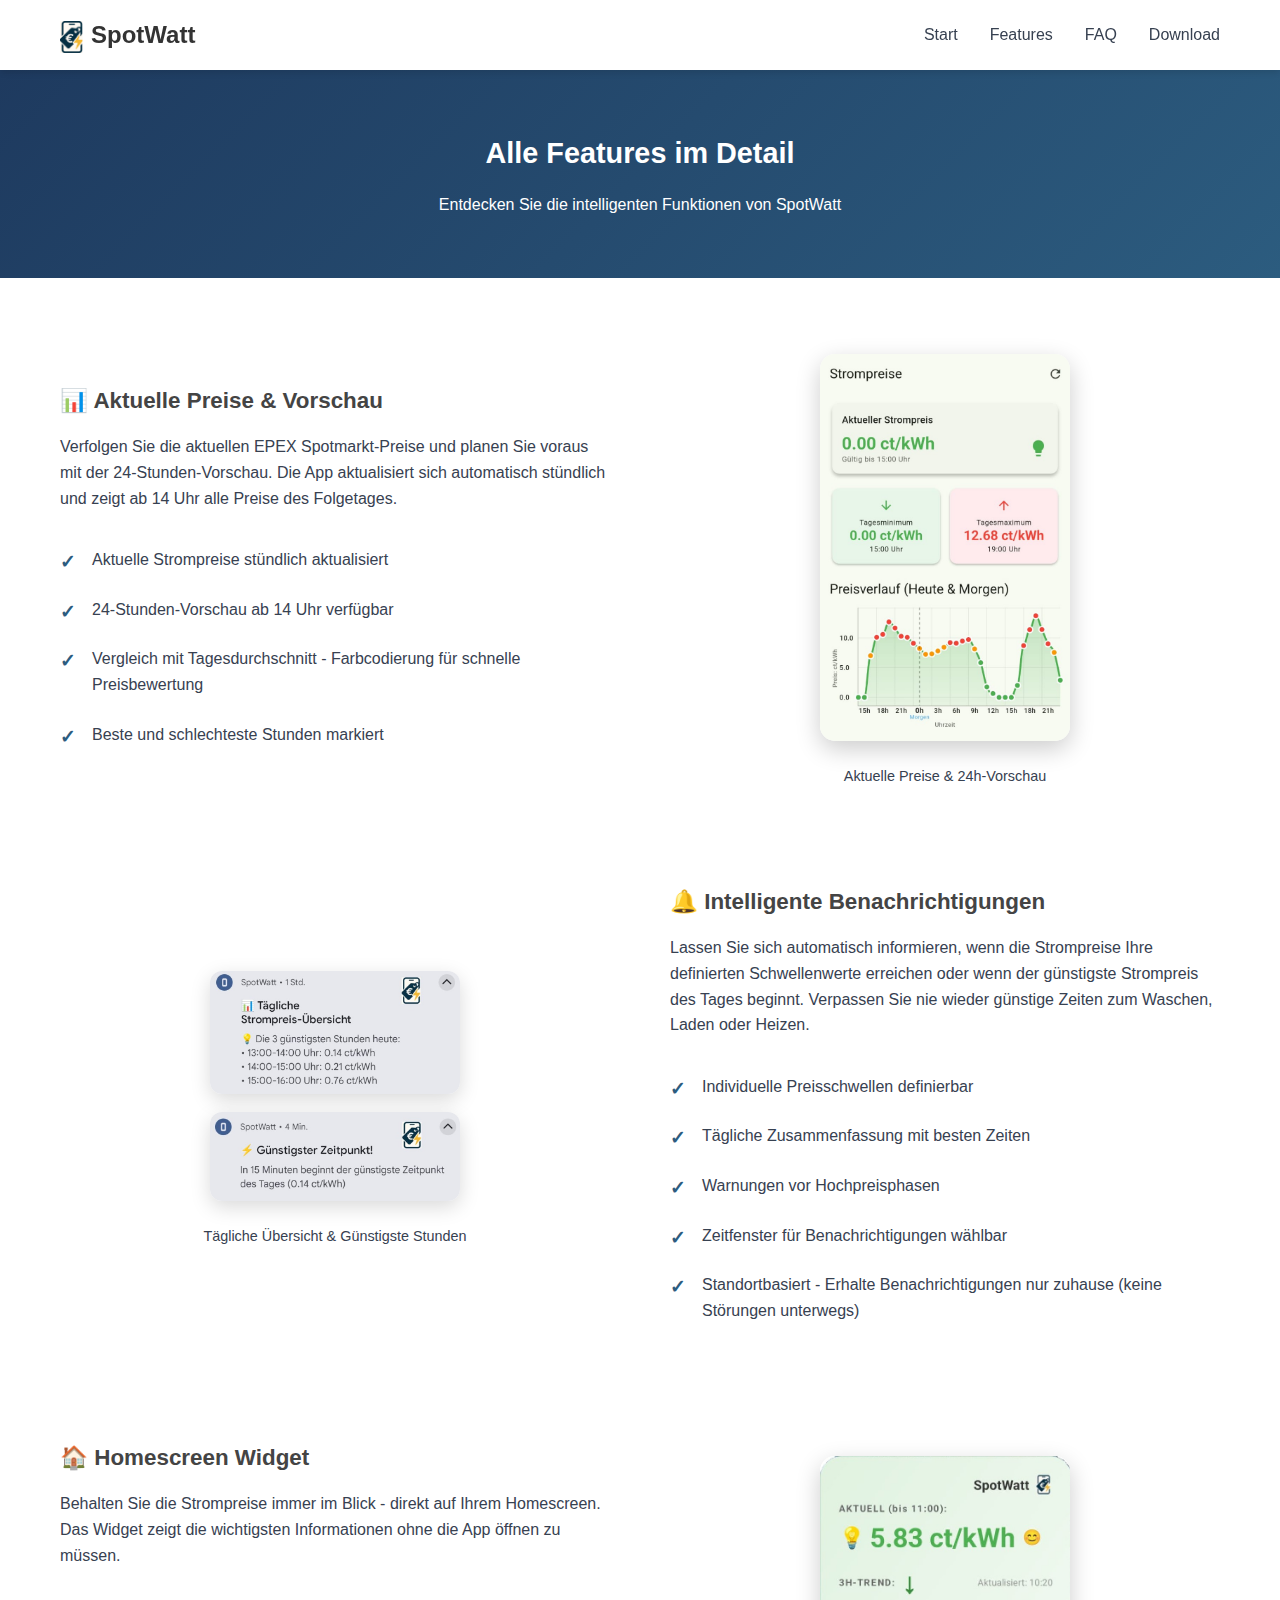
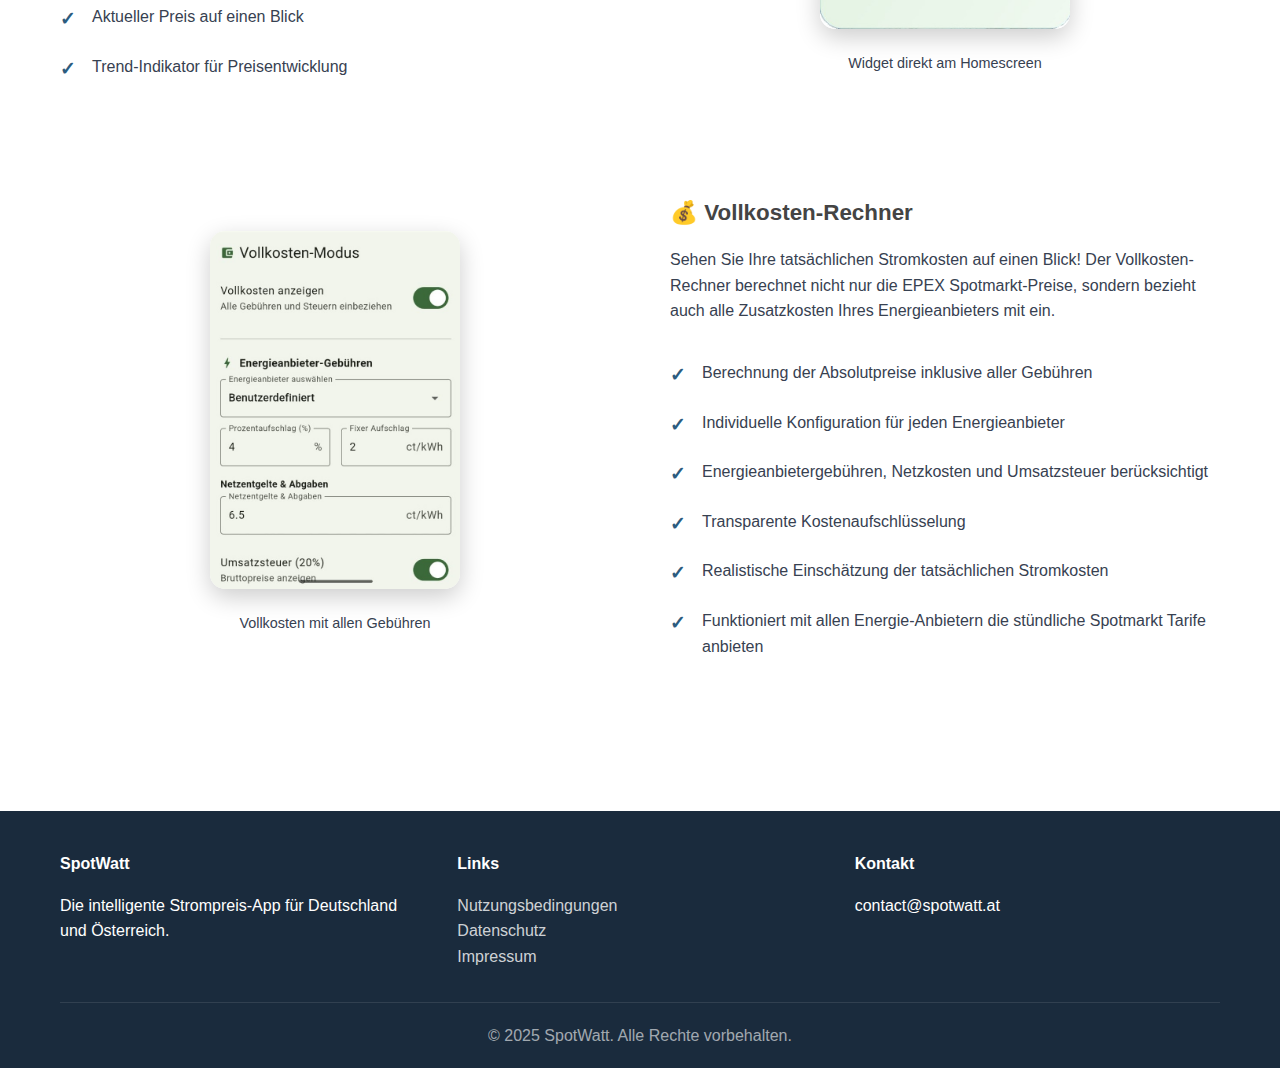
<file: features.html>
<!DOCTYPE html>
<html lang="de">
<head>
    <meta charset="UTF-8">
    <meta name="viewport" content="width=device-width, initial-scale=1.0">
    <title>Features - SpotWatt App</title>
    <meta name="description" content="Alle Features der SpotWatt App im Detail. Entdecken Sie, wie Sie mit intelligenten Funktionen Stromkosten sparen.">
    <link rel="stylesheet" href="styles.css">
    <style>
        .features-hero {
            background: linear-gradient(135deg, var(--primary-color) 0%, var(--secondary-color) 100%);
            color: white;
            padding: 60px 0;
            text-align: center;
        }
        .features-hero h1 {
            font-size: 1.8rem;
            margin-bottom: 1rem;
        }
        .features-container {
            max-width: 1200px;
            margin: 0 auto;
            padding: 60px 20px;
        }
        .feature-detail {
            display: grid;
            grid-template-columns: 1fr 1fr;
            gap: 60px;
            align-items: center;
            margin-bottom: 80px;
        }
        .feature-detail:nth-child(even) {
            direction: rtl;
        }
        .feature-detail:nth-child(even) .feature-info {
            direction: ltr;
        }
        .feature-info h2 {
            color: #444;
            font-size: 1.4rem;
            margin-bottom: 1rem;
        }
        .feature-info p {
            font-size: 1rem;
            line-height: 1.6;
            margin-bottom: 1.5rem;
        }
        .feature-benefits {
            list-style: none;
            padding: 0;
        }
        .feature-benefits li {
            padding: 0.75rem 0;
            padding-left: 2rem;
            position: relative;
        }
        .feature-benefits li::before {
            content: "✓";
            position: absolute;
            left: 0;
            color: var(--secondary-color);
            font-weight: bold;
            font-size: 1.2rem;
        }
        .feature-visual {
            background: var(--light-color);
            border-radius: var(--border-radius);
            padding: 2rem;
            box-shadow: var(--shadow);
            text-align: center;
            min-height: 300px;
            display: flex;
            align-items: center;
            justify-content: center;
        }
        .comparison-table {
            width: 100%;
            border-collapse: collapse;
            margin: 2rem 0;
        }
        .comparison-table th {
            background: var(--primary-color);
            color: white;
            padding: 1rem;
            text-align: left;
        }
        .comparison-table td {
            padding: 1rem;
            border-bottom: 1px solid var(--light-color);
        }
        .comparison-table tr:hover {
            background: var(--light-color);
        }
        .check-mark {
            color: var(--secondary-color);
            font-size: 1.2rem;
        }
        .cross-mark {
            color: var(--danger-color);
            font-size: 1.2rem;
        }
        .tech-specs {
            background: var(--light-color);
            padding: 3rem;
            border-radius: var(--border-radius);
            margin: 3rem 0;
        }
        .specs-grid {
            display: grid;
            grid-template-columns: repeat(auto-fit, minmax(250px, 1fr));
            gap: 2rem;
            margin-top: 2rem;
        }
        .spec-item {
            background: white;
            padding: 1.5rem;
            border-radius: var(--border-radius);
        }
        .spec-item h4 {
            color: var(--primary-color);
            margin-bottom: 0.5rem;
        }
        @media (max-width: 768px) {
            .feature-detail {
                grid-template-columns: 1fr;
            }
            .feature-detail:nth-child(even) {
                direction: ltr;
            }
        }
    </style>
</head>
<body>
    <!-- Navigation -->
    <nav class="navbar">
        <div class="container">
            <div class="nav-brand">
                <h1><img src="spotwatt_logo_final.png" alt="SpotWatt Logo" style="height: 32px; vertical-align: middle; margin-right: 8px;">SpotWatt</h1>
            </div>
            <ul class="nav-menu">
                <li><a href="index.html">Start</a></li>
                <li><a href="features.html" class="active">Features</a></li>
                <li><a href="faq.html">FAQ</a></li>
                <li><a href="index.html#download">Download</a></li>
            </ul>
            <div class="nav-toggle" id="navToggle">
                <span></span>
                <span></span>
                <span></span>
            </div>
        </div>
    </nav>

    <!-- Features Hero -->
    <div class="features-hero">
        <h1>Alle Features im Detail</h1>
        <p>Entdecken Sie die intelligenten Funktionen von SpotWatt</p>
    </div>

    <!-- Features Details -->
    <div class="features-container">
        
        <!-- Aktuelle Preise & Vorschau -->
        <div class="feature-detail">
            <div class="feature-info">
                <h2>📊 Aktuelle Preise & Vorschau</h2>
                <p>
                    Verfolgen Sie die aktuellen EPEX Spotmarkt-Preise und planen Sie voraus mit der 24-Stunden-Vorschau.
                    Die App aktualisiert sich automatisch stündlich und zeigt ab 14 Uhr alle Preise des Folgetages.
                </p>
                <ul class="feature-benefits">
                    <li>Aktuelle Strompreise stündlich aktualisiert</li>
                    <li>24-Stunden-Vorschau ab 14 Uhr verfügbar</li>
                    <li>Vergleich mit Tagesdurchschnitt - Farbcodierung für schnelle Preisbewertung</li>
                    <li>Beste und schlechteste Stunden markiert</li>
                </ul>
            </div>
            <div class="feature-visual" style="background: none; box-shadow: none; padding: 1rem;">
                <div style="text-align: center;">
                    <img src="App_Screenshots/Spotwatt_Homescreen_Preise.jpg"
                         alt="SpotWatt Preise Screenshot"
                         style="max-width: 250px; height: auto; border-radius: 15px; box-shadow: 0 8px 25px rgba(0,0,0,0.2);">
                    <p style="margin-top: 1rem; color: var(--text-color); font-size: 0.9rem;">
                        Aktuelle Preise & 24h-Vorschau
                    </p>
                </div>
            </div>
        </div>

        <!-- Smart Notifications -->
        <div class="feature-detail">
            <div class="feature-info">
                <h2>🔔 Intelligente Benachrichtigungen</h2>
                <p>
                    Lassen Sie sich automatisch informieren, wenn die Strompreise Ihre definierten Schwellenwerte 
                    erreichen oder wenn der günstigste Strompreis des Tages beginnt. Verpassen Sie nie wieder günstige Zeiten zum Waschen, Laden oder Heizen.
                </p>
                <ul class="feature-benefits">
                    <li>Individuelle Preisschwellen definierbar</li>
                    <li>Tägliche Zusammenfassung mit besten Zeiten</li>
                    <li>Warnungen vor Hochpreisphasen</li>
                    <li>Zeitfenster für Benachrichtigungen wählbar</li>
                    <li>Standortbasiert - Erhalte Benachrichtigungen nur zuhause (keine Störungen unterwegs)</li>
                    <!--<li>Silent Mode für Ruhezeiten</li>-->
                </ul>
            </div>
            <div class="feature-visual" style="background: none; box-shadow: none; padding: 1rem;">
                <div style="text-align: center;">
                    <img src="App_Screenshots/Daily_Notification.jpg"
                         alt="SpotWatt Tägliche Benachrichtigung"
                         style="width: 250px; height: auto; border-radius: 12px; box-shadow: 0 6px 20px rgba(0,0,0,0.15);">
                    <div style="margin-top: 10px;">
                        <img src="App_Screenshots/Cheapest_Time_Notification.jpg"
                             alt="SpotWatt Günstigste Zeit Benachrichtigung"
                             style="width: 250px; height: auto; border-radius: 12px; box-shadow: 0 6px 20px rgba(0,0,0,0.15);">
                    </div>
                    <p style="margin-top: 1rem; color: var(--text-color); font-size: 0.9rem;">
                        Tägliche Übersicht & Günstigste Stunden
                    </p>
                </div>
            </div>
        </div>


        <!-- Widget -->
        <div class="feature-detail">
            <div class="feature-info">
                <h2>🏠 Homescreen Widget</h2>
                <p>
                    Behalten Sie die Strompreise immer im Blick - direkt auf Ihrem Homescreen. 
                    Das Widget zeigt die wichtigsten Informationen ohne die App öffnen zu müssen.
                </p>
                <ul class="feature-benefits">
                    <li>Aktueller Preis auf einen Blick</li>
                    <li>Trend-Indikator für Preisentwicklung</li>
                </ul>
            </div>
            <div class="feature-visual" style="background: none; box-shadow: none; padding: 1rem;">
                <div style="text-align: center;">
                    <img src="App_Screenshots/HomeScreen_Widget.jpg"
                         alt="SpotWatt Widget Screenshot"
                         style="max-width: 250px; height: auto; border-radius: 15px; box-shadow: 0 8px 25px rgba(0,0,0,0.2);">
                    <p style="margin-top: 1rem; color: var(--text-color); font-size: 0.9rem;">
                        Widget direkt am Homescreen
                    </p>
                </div>
            </div>
        </div>

        <!-- Vollkosten-Rechner ---->
        <div class="feature-detail">
            <div class="feature-info">
                <h2>💰 Vollkosten-Rechner</h2>
                <p>
                    Sehen Sie Ihre tatsächlichen Stromkosten auf einen Blick! Der Vollkosten-Rechner berechnet
                    nicht nur die EPEX Spotmarkt-Preise, sondern bezieht auch alle Zusatzkosten Ihres
                    Energieanbieters mit ein.
                </p>
                <ul class="feature-benefits">
                    <li>Berechnung der Absolutpreise inklusive aller Gebühren</li>
                    <li>Individuelle Konfiguration für jeden Energieanbieter</li>
                    <li>Energieanbietergebühren, Netzkosten und Umsatzsteuer berücksichtigt</li>
                    <li>Transparente Kostenaufschlüsselung</li>
                    <li>Realistische Einschätzung der tatsächlichen Stromkosten</li>
                    <li>Funktioniert mit allen Energie-Anbietern die stündliche Spotmarkt Tarife anbieten</li>
                </ul>
            </div>
            <div class="feature-visual" style="background: none; box-shadow: none; padding: 1rem;">
                <div style="text-align: center;">
                    <img src="App_Screenshots/Vollkostenmodus.jpg"
                         alt="SpotWatt Vollkosten-Rechner Screenshot"
                         style="max-width: 250px; height: auto; border-radius: 15px; box-shadow: 0 8px 25px rgba(0,0,0,0.2);">
                    <p style="margin-top: 1rem; color: var(--text-color); font-size: 0.9rem;">
                        Vollkosten mit allen Gebühren
                    </p>
                </div>
            </div>
        </div>

    </div>



    <!-- Footer -->
    <footer class="footer">
        <div class="container">
            <div class="footer-content">
                <div class="footer-section">
                    <h4>SpotWatt</h4>
                    <p>Die intelligente Strompreis-App für Deutschland und Österreich.</p>
                </div>
                <div class="footer-section">
                    <h4>Links</h4>
                    <ul>
                        <li><a href="terms.html">Nutzungsbedingungen</a></li>
                        <li><a href="privacy.html">Datenschutz</a></li>
                        <li><a href="imprint.html">Impressum</a></li>
                    </ul>
                </div>
                <div class="footer-section">
                    <h4>Kontakt</h4>
                    <p>contact@spotwatt.at</p>
                </div>
            </div>
            <div class="footer-bottom">
                <p>&copy; 2025 SpotWatt. Alle Rechte vorbehalten.</p>
            </div>
        </div>
    </footer>

    <script src="script.js"></script>
</body>
</html>
</file>
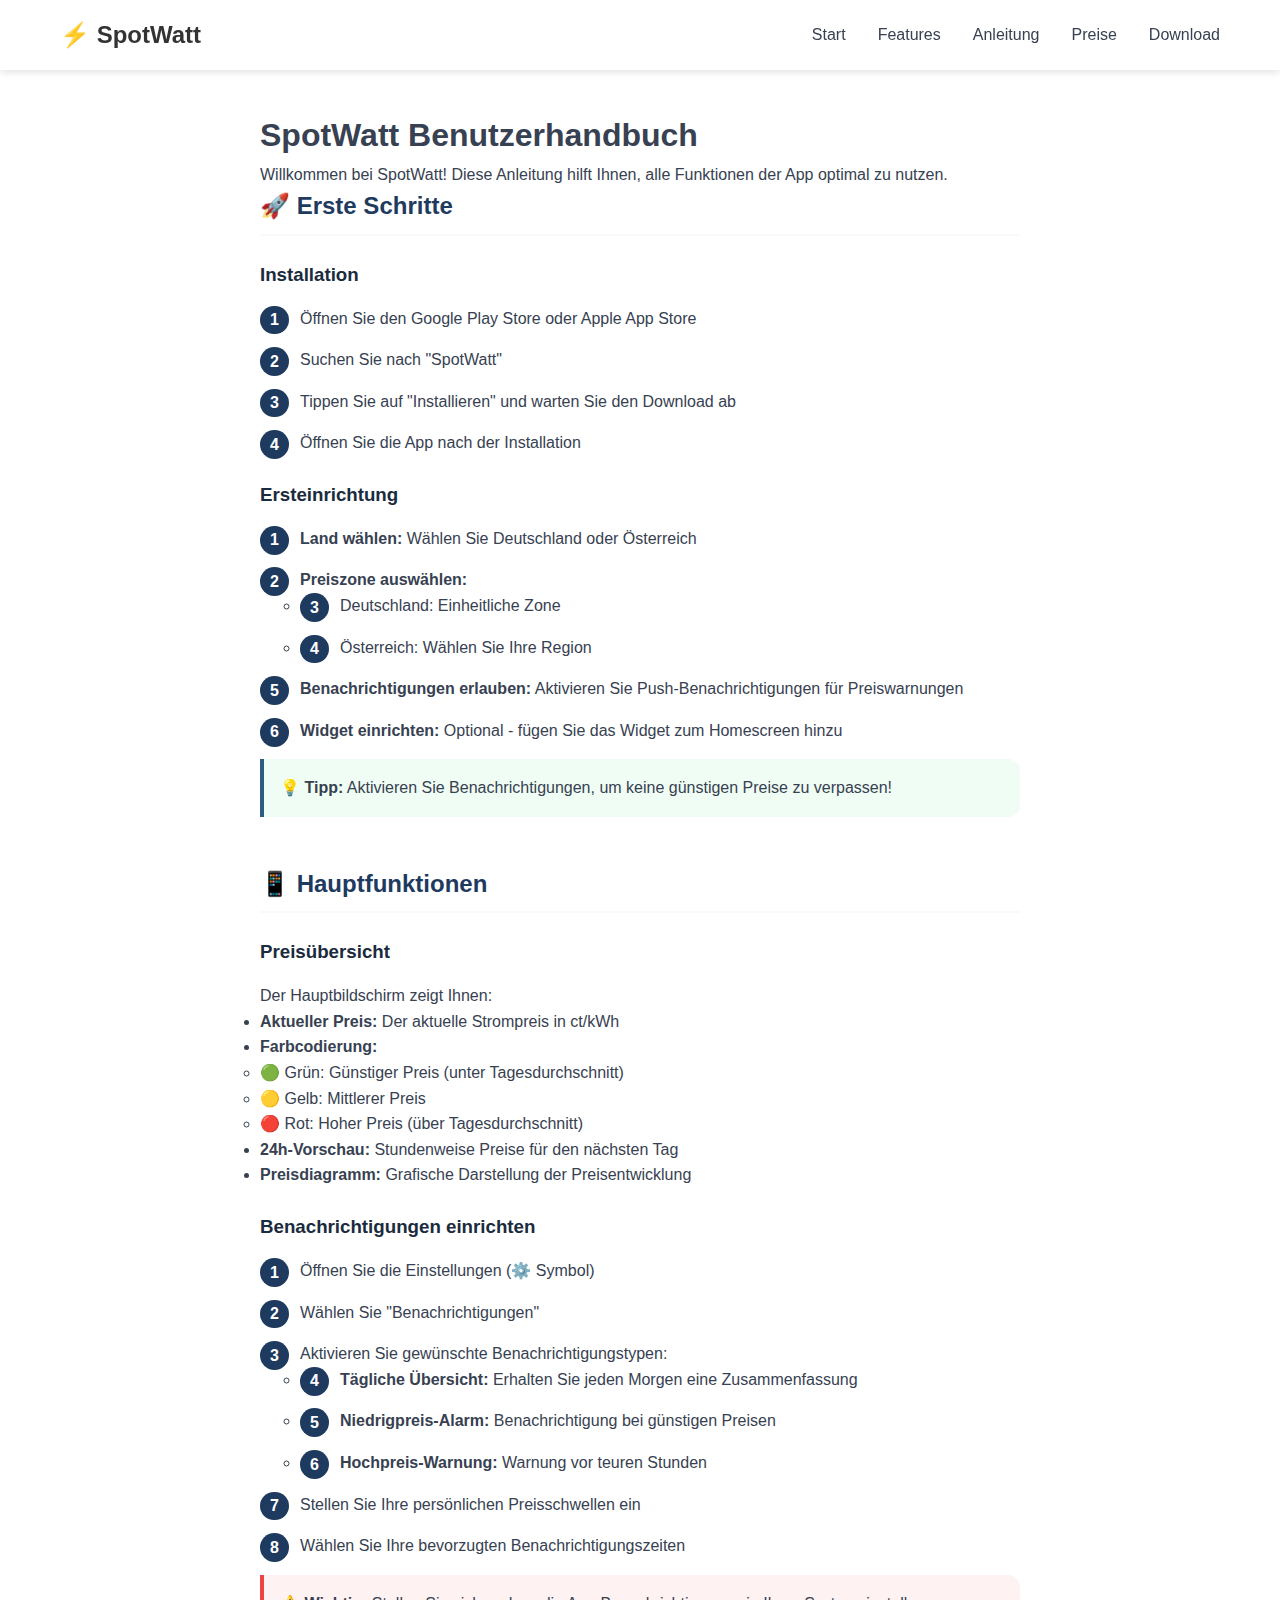
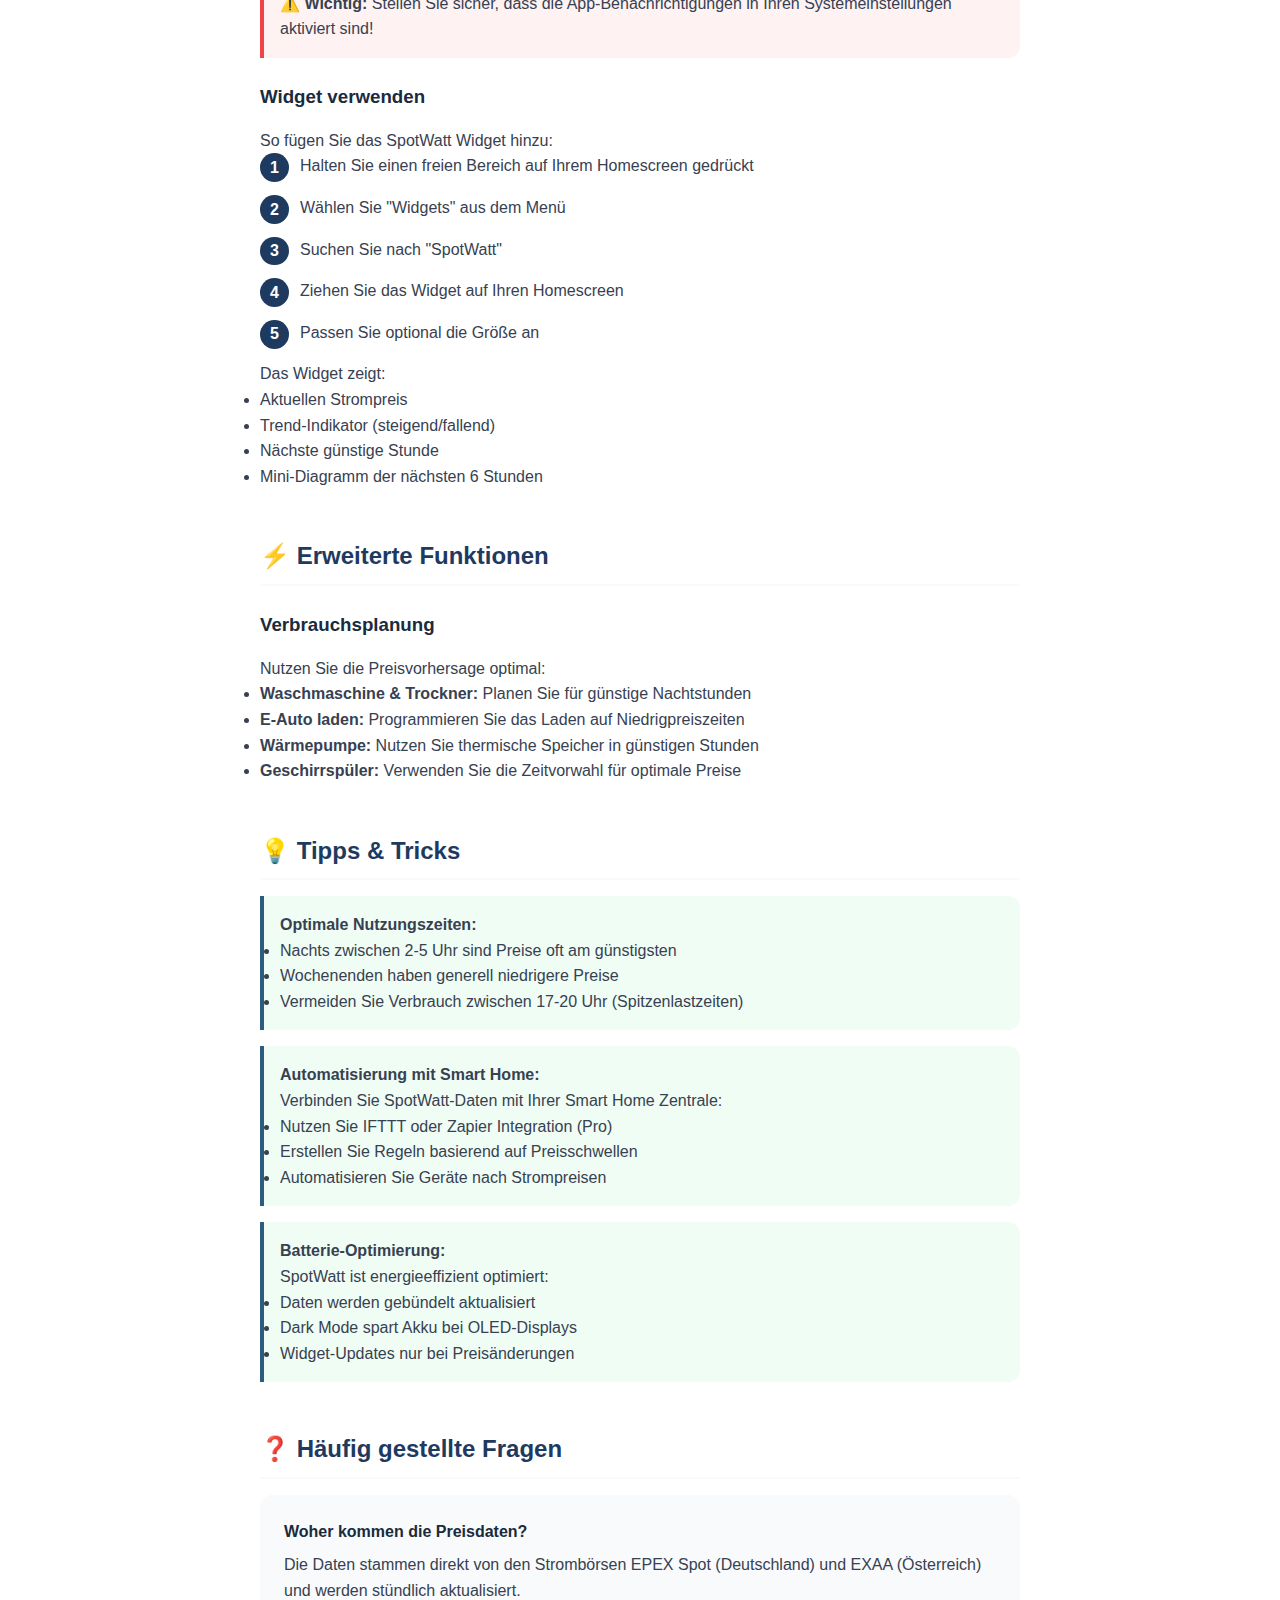
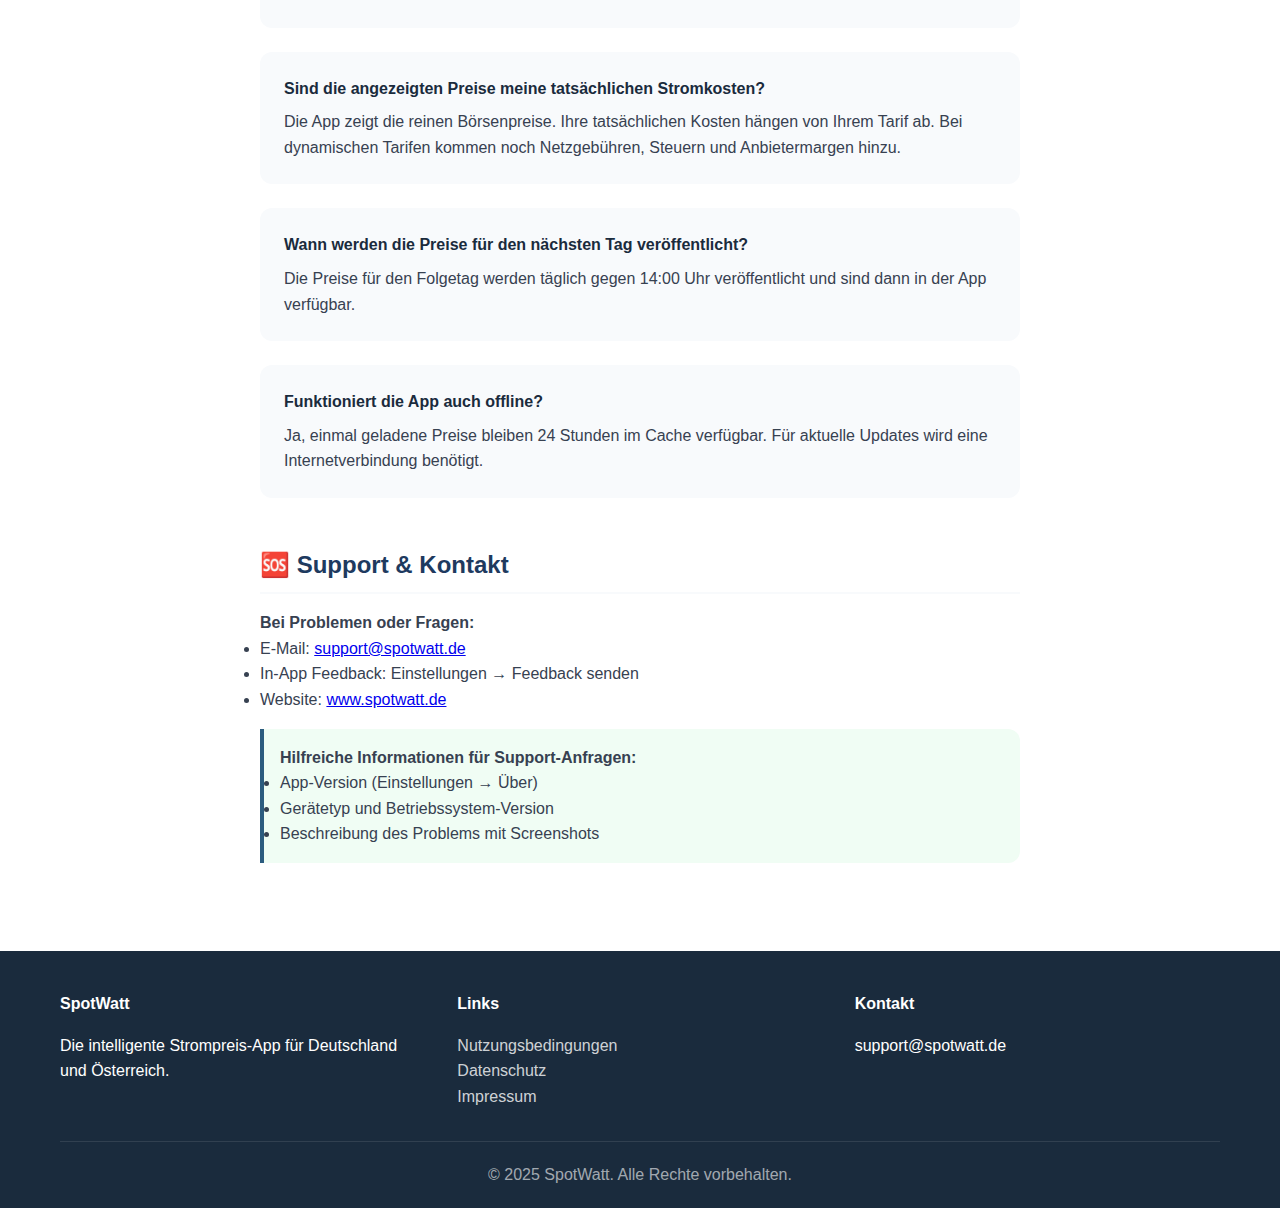
<file: guide.html>
<!DOCTYPE html>
<html lang="de">
<head>
    <meta charset="UTF-8">
    <meta name="viewport" content="width=device-width, initial-scale=1.0">
    <title>Anleitung - SpotWatt App</title>
    <meta name="description" content="Komplette Anleitung zur SpotWatt App. Lernen Sie alle Features kennen und nutzen Sie die App optimal.">
    <link rel="stylesheet" href="styles.css">
    <style>
        .guide-content {
            max-width: 800px;
            margin: 0 auto;
            padding: 40px 20px;
        }
        .guide-section {
            margin-bottom: 3rem;
        }
        .guide-section h2 {
            color: var(--primary-color);
            margin-bottom: 1rem;
            padding-bottom: 0.5rem;
            border-bottom: 2px solid var(--light-color);
        }
        .guide-section h3 {
            color: var(--dark-color);
            margin: 1.5rem 0 1rem;
        }
        .guide-tip {
            background: #f0fdf4;
            border-left: 4px solid var(--secondary-color);
            padding: 1rem;
            margin: 1rem 0;
            border-radius: 0 var(--border-radius) var(--border-radius) 0;
        }
        .guide-warning {
            background: #fef2f2;
            border-left: 4px solid var(--danger-color);
            padding: 1rem;
            margin: 1rem 0;
            border-radius: 0 var(--border-radius) var(--border-radius) 0;
        }
        .guide-steps {
            counter-reset: step-counter;
            list-style: none;
            padding-left: 0;
        }
        .guide-steps li {
            counter-increment: step-counter;
            margin-bottom: 1rem;
            padding-left: 2.5rem;
            position: relative;
        }
        .guide-steps li::before {
            content: counter(step-counter);
            position: absolute;
            left: 0;
            top: 0;
            background: var(--primary-color);
            color: white;
            width: 1.8rem;
            height: 1.8rem;
            border-radius: 50%;
            display: flex;
            align-items: center;
            justify-content: center;
            font-weight: 600;
        }
        .screenshot {
            margin: 1.5rem 0;
            text-align: center;
        }
        .screenshot img {
            max-width: 100%;
            border-radius: var(--border-radius);
            box-shadow: var(--shadow);
        }
        .faq-item {
            margin-bottom: 1.5rem;
            padding: 1.5rem;
            background: var(--light-color);
            border-radius: var(--border-radius);
        }
        .faq-question {
            font-weight: 600;
            color: var(--dark-color);
            margin-bottom: 0.5rem;
        }
    </style>
</head>
<body>
    <!-- Navigation -->
    <nav class="navbar">
        <div class="container">
            <div class="nav-brand">
                <h1>⚡ SpotWatt</h1>
            </div>
            <ul class="nav-menu">
                <li><a href="index.html">Start</a></li>
                <li><a href="features.html">Features</a></li>
                <li><a href="guide.html">Anleitung</a></li>
                <li><a href="index.html#pricing">Preise</a></li>
                <li><a href="index.html#download">Download</a></li>
            </ul>
            <div class="nav-toggle" id="navToggle">
                <span></span>
                <span></span>
                <span></span>
            </div>
        </div>
    </nav>

    <div class="guide-content">
        <h1>SpotWatt Benutzerhandbuch</h1>
        <p>Willkommen bei SpotWatt! Diese Anleitung hilft Ihnen, alle Funktionen der App optimal zu nutzen.</p>

        <!-- Erste Schritte -->
        <div class="guide-section">
            <h2>🚀 Erste Schritte</h2>
            
            <h3>Installation</h3>
            <ol class="guide-steps">
                <li>Öffnen Sie den Google Play Store oder Apple App Store</li>
                <li>Suchen Sie nach "SpotWatt"</li>
                <li>Tippen Sie auf "Installieren" und warten Sie den Download ab</li>
                <li>Öffnen Sie die App nach der Installation</li>
            </ol>

            <h3>Ersteinrichtung</h3>
            <ol class="guide-steps">
                <li><strong>Land wählen:</strong> Wählen Sie Deutschland oder Österreich</li>
                <li><strong>Preiszone auswählen:</strong> 
                    <ul>
                        <li>Deutschland: Einheitliche Zone</li>
                        <li>Österreich: Wählen Sie Ihre Region</li>
                    </ul>
                </li>
                <li><strong>Benachrichtigungen erlauben:</strong> Aktivieren Sie Push-Benachrichtigungen für Preiswarnungen</li>
                <li><strong>Widget einrichten:</strong> Optional - fügen Sie das Widget zum Homescreen hinzu</li>
            </ol>

            <div class="guide-tip">
                <strong>💡 Tipp:</strong> Aktivieren Sie Benachrichtigungen, um keine günstigen Preise zu verpassen!
            </div>
        </div>

        <!-- Hauptfunktionen -->
        <div class="guide-section">
            <h2>📱 Hauptfunktionen</h2>

            <h3>Preisübersicht</h3>
            <p>Der Hauptbildschirm zeigt Ihnen:</p>
            <ul>
                <li><strong>Aktueller Preis:</strong> Der aktuelle Strompreis in ct/kWh</li>
                <li><strong>Farbcodierung:</strong>
                    <ul>
                        <li>🟢 Grün: Günstiger Preis (unter Tagesdurchschnitt)</li>
                        <li>🟡 Gelb: Mittlerer Preis</li>
                        <li>🔴 Rot: Hoher Preis (über Tagesdurchschnitt)</li>
                    </ul>
                </li>
                <li><strong>24h-Vorschau:</strong> Stundenweise Preise für den nächsten Tag</li>
                <li><strong>Preisdiagramm:</strong> Grafische Darstellung der Preisentwicklung</li>
            </ul>

            <h3>Benachrichtigungen einrichten</h3>
            <ol class="guide-steps">
                <li>Öffnen Sie die Einstellungen (⚙️ Symbol)</li>
                <li>Wählen Sie "Benachrichtigungen"</li>
                <li>Aktivieren Sie gewünschte Benachrichtigungstypen:
                    <ul>
                        <li><strong>Tägliche Übersicht:</strong> Erhalten Sie jeden Morgen eine Zusammenfassung</li>
                        <li><strong>Niedrigpreis-Alarm:</strong> Benachrichtigung bei günstigen Preisen</li>
                        <li><strong>Hochpreis-Warnung:</strong> Warnung vor teuren Stunden</li>
                    </ul>
                </li>
                <li>Stellen Sie Ihre persönlichen Preisschwellen ein</li>
                <li>Wählen Sie Ihre bevorzugten Benachrichtigungszeiten</li>
            </ol>

            <div class="guide-warning">
                <strong>⚠️ Wichtig:</strong> Stellen Sie sicher, dass die App-Benachrichtigungen in Ihren Systemeinstellungen aktiviert sind!
            </div>

            <h3>Widget verwenden</h3>
            <p>So fügen Sie das SpotWatt Widget hinzu:</p>
            <ol class="guide-steps">
                <li>Halten Sie einen freien Bereich auf Ihrem Homescreen gedrückt</li>
                <li>Wählen Sie "Widgets" aus dem Menü</li>
                <li>Suchen Sie nach "SpotWatt"</li>
                <li>Ziehen Sie das Widget auf Ihren Homescreen</li>
                <li>Passen Sie optional die Größe an</li>
            </ol>

            <p>Das Widget zeigt:</p>
            <ul>
                <li>Aktuellen Strompreis</li>
                <li>Trend-Indikator (steigend/fallend)</li>
                <li>Nächste günstige Stunde</li>
                <li>Mini-Diagramm der nächsten 6 Stunden</li>
            </ul>
        </div>

        <!-- Erweiterte Funktionen -->
        <div class="guide-section">
            <h2>⚡ Erweiterte Funktionen</h2>

            <h3>Verbrauchsplanung</h3>
            <p>Nutzen Sie die Preisvorhersage optimal:</p>
            <ul>
                <li><strong>Waschmaschine & Trockner:</strong> Planen Sie für günstige Nachtstunden</li>
                <li><strong>E-Auto laden:</strong> Programmieren Sie das Laden auf Niedrigpreiszeiten</li>
                <li><strong>Wärmepumpe:</strong> Nutzen Sie thermische Speicher in günstigen Stunden</li>
                <li><strong>Geschirrspüler:</strong> Verwenden Sie die Zeitvorwahl für optimale Preise</li>
            </ul>

            <!--<h3>Statistiken & Analysen</h3>
            <p>In der Pro-Version verfügbar:</p>
            <ul>
                <li><strong>Monatsübersicht:</strong> Durchschnittspreise und Trends</li>
                <li><strong>Verbrauchsmuster:</strong> Erkennen Sie Ihre teuersten Verbrauchszeiten</li>
                <li><strong>Sparpotenzial:</strong> Berechnung möglicher Einsparungen</li>
                <li><strong>Export-Funktion:</strong> CSV/Excel Export für eigene Analysen</li>
            </ul>

            <h3>Mehrere Standorte (Pro)</h3>
            <ol class="guide-steps">
                <li>Öffnen Sie Einstellungen → Standorte</li>
                <li>Tippen Sie auf "Standort hinzufügen"</li>
                <li>Wählen Sie Land und Region</li>
                <li>Vergeben Sie einen Namen (z.B. "Ferienhaus")</li>
                <li>Wechseln Sie zwischen Standorten über das Dropdown-Menü</li>
            </ol>-->
        </div>

        <!-- Tipps & Tricks -->
        <div class="guide-section">
            <h2>💡 Tipps & Tricks</h2>

            <div class="guide-tip">
                <strong>Optimale Nutzungszeiten:</strong>
                <ul>
                    <li>Nachts zwischen 2-5 Uhr sind Preise oft am günstigsten</li>
                    <li>Wochenenden haben generell niedrigere Preise</li>
                    <li>Vermeiden Sie Verbrauch zwischen 17-20 Uhr (Spitzenlastzeiten)</li>
                </ul>
            </div>

            <div class="guide-tip">
                <strong>Automatisierung mit Smart Home:</strong>
                <p>Verbinden Sie SpotWatt-Daten mit Ihrer Smart Home Zentrale:</p>
                <ul>
                    <li>Nutzen Sie IFTTT oder Zapier Integration (Pro)</li>
                    <li>Erstellen Sie Regeln basierend auf Preisschwellen</li>
                    <li>Automatisieren Sie Geräte nach Strompreisen</li>
                </ul>
            </div>

            <div class="guide-tip">
                <strong>Batterie-Optimierung:</strong>
                <p>SpotWatt ist energieeffizient optimiert:</p>
                <ul>
                    <li>Daten werden gebündelt aktualisiert</li>
                    <li>Dark Mode spart Akku bei OLED-Displays</li>
                    <li>Widget-Updates nur bei Preisänderungen</li>
                </ul>
            </div>
        </div>

        <!-- FAQ -->
        <div class="guide-section">
            <h2>❓ Häufig gestellte Fragen</h2>

            <div class="faq-item">
                <div class="faq-question">Woher kommen die Preisdaten?</div>
                <div class="faq-answer">Die Daten stammen direkt von den Strombörsen EPEX Spot (Deutschland) und EXAA (Österreich) und werden stündlich aktualisiert.</div>
            </div>

            <div class="faq-item">
                <div class="faq-question">Sind die angezeigten Preise meine tatsächlichen Stromkosten?</div>
                <div class="faq-answer">Die App zeigt die reinen Börsenpreise. Ihre tatsächlichen Kosten hängen von Ihrem Tarif ab. Bei dynamischen Tarifen kommen noch Netzgebühren, Steuern und Anbietermargen hinzu.</div>
            </div>

            <div class="faq-item">
                <div class="faq-question">Wann werden die Preise für den nächsten Tag veröffentlicht?</div>
                <div class="faq-answer">Die Preise für den Folgetag werden täglich gegen 14:00 Uhr veröffentlicht und sind dann in der App verfügbar.</div>
            </div>

            <div class="faq-item">
                <div class="faq-question">Funktioniert die App auch offline?</div>
                <div class="faq-answer">Ja, einmal geladene Preise bleiben 24 Stunden im Cache verfügbar. Für aktuelle Updates wird eine Internetverbindung benötigt.</div>
            </div>

            <!--<div class="faq-item">
                <div class="faq-question">Wie kann ich von der kostenlosen zur Pro-Version wechseln?</div>
                <div class="faq-answer">Öffnen Sie Einstellungen → Pro-Version und folgen Sie den Anweisungen. Die Zahlung erfolgt über den App Store.</div>
            </div>-->
        </div>

        <!-- Support -->
        <div class="guide-section">
            <h2>🆘 Support & Kontakt</h2>
            
            <p><strong>Bei Problemen oder Fragen:</strong></p>
            <ul>
                <li>E-Mail: <a href="mailto:support@spotwatt.de">support@spotwatt.de</a></li>
                <li>In-App Feedback: Einstellungen → Feedback senden</li>
                <li>Website: <a href="index.html">www.spotwatt.de</a></li>
            </ul>

            <div class="guide-tip">
                <strong>Hilfreiche Informationen für Support-Anfragen:</strong>
                <ul>
                    <li>App-Version (Einstellungen → Über)</li>
                    <li>Gerätetyp und Betriebssystem-Version</li>
                    <li>Beschreibung des Problems mit Screenshots</li>
                </ul>
            </div>
        </div>
    </div>

    <!-- Footer -->
    <footer class="footer">
        <div class="container">
            <div class="footer-content">
                <div class="footer-section">
                    <h4>SpotWatt</h4>
                    <p>Die intelligente Strompreis-App für Deutschland und Österreich.</p>
                </div>
                <div class="footer-section">
                    <h4>Links</h4>
                    <ul>
                        <li><a href="terms.html">Nutzungsbedingungen</a></li>
                        <li><a href="privacy.html">Datenschutz</a></li>
                        <li><a href="imprint.html">Impressum</a></li>
                    </ul>
                </div>
                <div class="footer-section">
                    <h4>Kontakt</h4>
                    <p>support@spotwatt.de</p>
                </div>
            </div>
            <div class="footer-bottom">
                <p>&copy; 2025 SpotWatt. Alle Rechte vorbehalten.</p>
            </div>
        </div>
    </footer>

    <script src="script.js"></script>
</body>
</html>
</file>
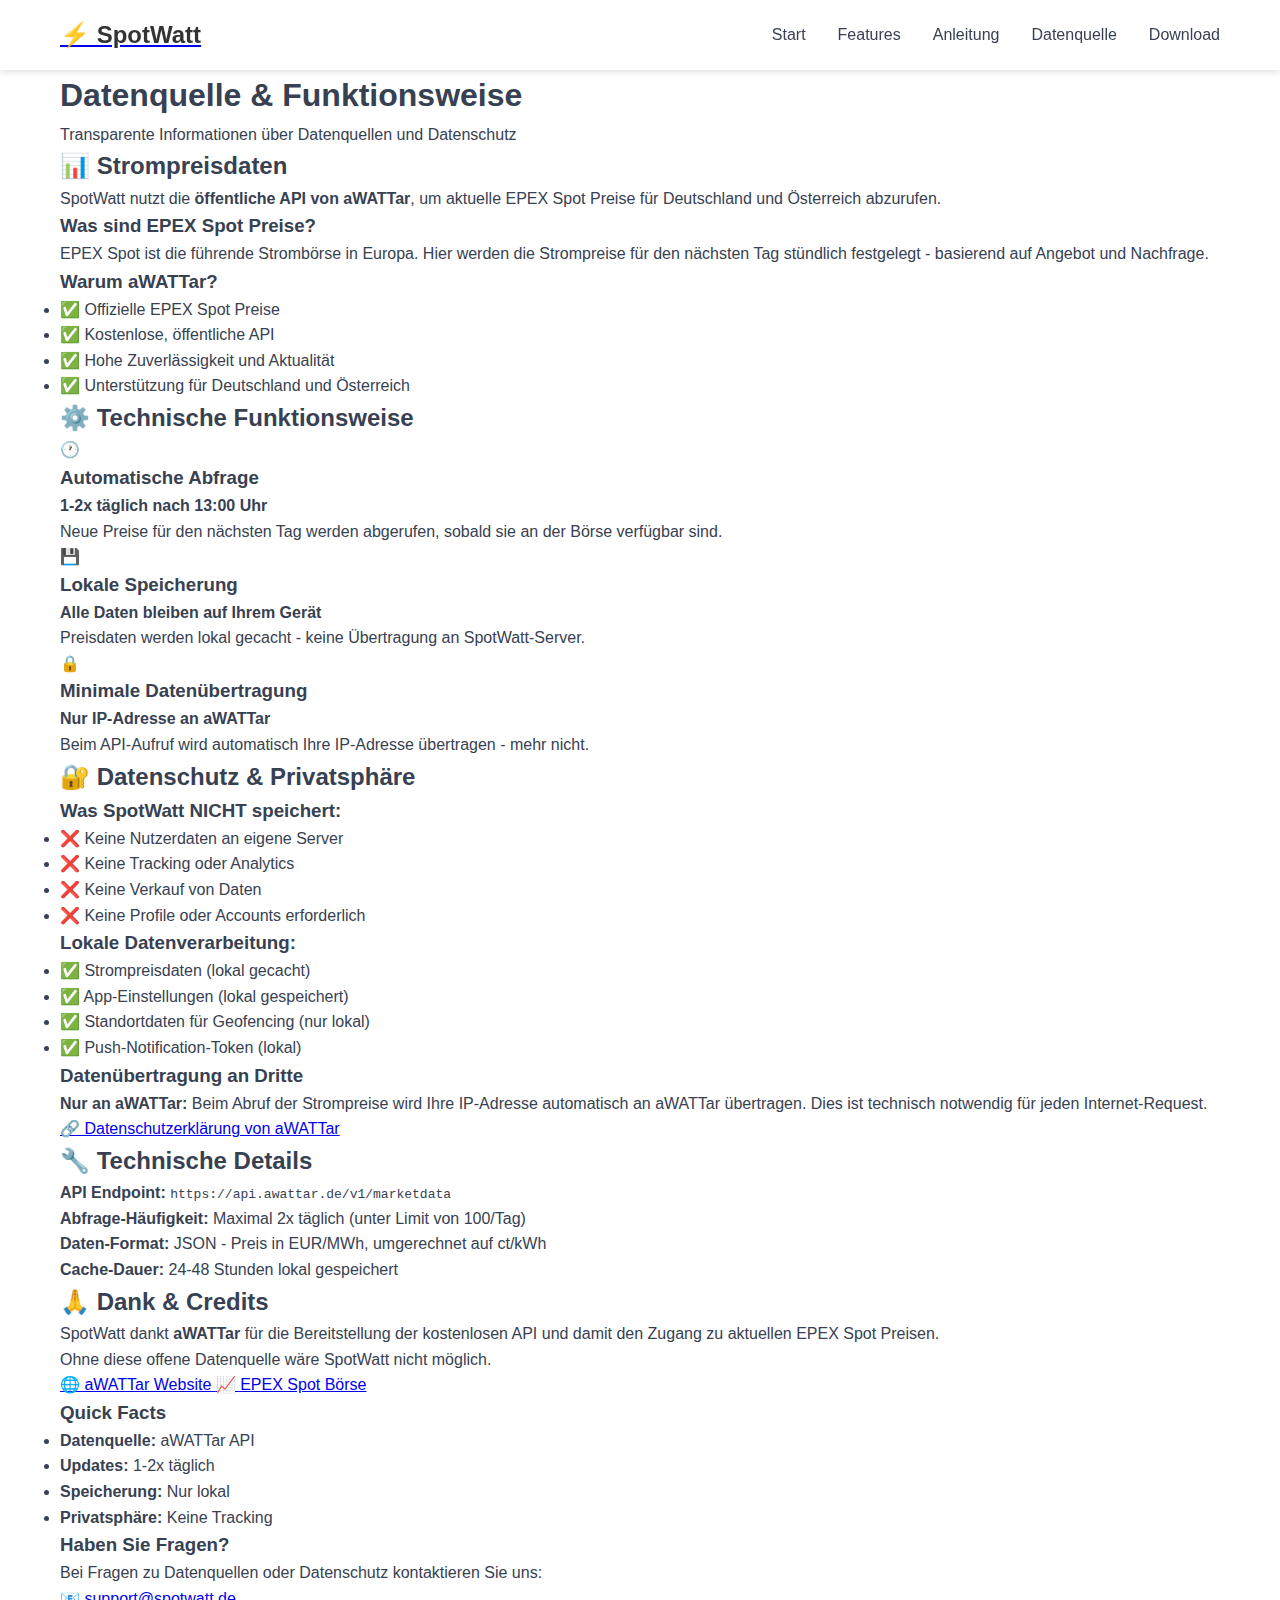
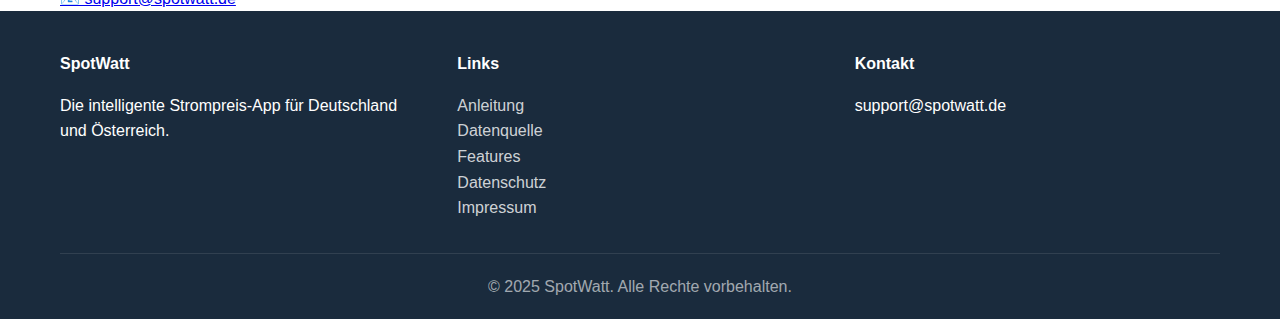
<file: how-it-works.html>
<!DOCTYPE html>
<html lang="de">
<head>
    <meta charset="UTF-8">
    <meta name="viewport" content="width=device-width, initial-scale=1.0">
    <title>Datenquelle & Funktionsweise - SpotWatt</title>
    <meta name="description" content="Erfahren Sie, wie SpotWatt Strompreisdaten abruft und verarbeitet. Transparente Informationen über Datenquellen und Datenschutz.">
    <link rel="icon" type="image/x-icon" href="favicon.ico">
    <link rel="stylesheet" href="styles.css">
</head>
<body>
    <!-- Navigation -->
    <nav class="navbar">
        <div class="container">
            <div class="nav-brand">
                <a href="index.html"><h1>⚡ SpotWatt</h1></a>
            </div>
            <ul class="nav-menu">
                <li><a href="index.html">Start</a></li>
                <li><a href="index.html#features">Features</a></li>
                <li><a href="guide.html">Anleitung</a></li>
                <li><a href="how-it-works.html" class="active">Datenquelle</a></li>
                <li><a href="index.html#download">Download</a></li>
            </ul>
        </div>
    </nav>

    <!-- Header -->
    <section class="page-header">
        <div class="container">
            <h1>Datenquelle & Funktionsweise</h1>
            <p>Transparente Informationen über Datenquellen und Datenschutz</p>
        </div>
    </section>

    <!-- Main Content -->
    <section class="content-section">
        <div class="container">
            <div class="content-grid">
                <div class="main-content">
                    
                    <!-- Data Source -->
                    <div class="content-card">
                        <h2>📊 Strompreisdaten</h2>
                        <p>SpotWatt nutzt die <strong>öffentliche API von aWATTar</strong>, um aktuelle EPEX Spot Preise für Deutschland und Österreich abzurufen.</p>
                        
                        <div class="info-box">
                            <h3>Was sind EPEX Spot Preise?</h3>
                            <p>EPEX Spot ist die führende Strombörse in Europa. Hier werden die Strompreise für den nächsten Tag stündlich festgelegt - basierend auf Angebot und Nachfrage.</p>
                        </div>

                        <h3>Warum aWATTar?</h3>
                        <ul>
                            <li>✅ Offizielle EPEX Spot Preise</li>
                            <li>✅ Kostenlose, öffentliche API</li>
                            <li>✅ Hohe Zuverlässigkeit und Aktualität</li>
                            <li>✅ Unterstützung für Deutschland und Österreich</li>
                        </ul>
                    </div>

                    <!-- How It Works -->
                    <div class="content-card">
                        <h2>⚙️ Technische Funktionsweise</h2>
                        
                        <div class="process-steps">
                            <div class="process-step">
                                <div class="step-icon">🕐</div>
                                <div class="step-content">
                                    <h3>Automatische Abfrage</h3>
                                    <p><strong>1-2x täglich nach 13:00 Uhr</strong><br>
                                    Neue Preise für den nächsten Tag werden abgerufen, sobald sie an der Börse verfügbar sind.</p>
                                </div>
                            </div>
                            
                            <div class="process-step">
                                <div class="step-icon">💾</div>
                                <div class="step-content">
                                    <h3>Lokale Speicherung</h3>
                                    <p><strong>Alle Daten bleiben auf Ihrem Gerät</strong><br>
                                    Preisdaten werden lokal gecacht - keine Übertragung an SpotWatt-Server.</p>
                                </div>
                            </div>
                            
                            <div class="process-step">
                                <div class="step-icon">🔒</div>
                                <div class="step-content">
                                    <h3>Minimale Datenübertragung</h3>
                                    <p><strong>Nur IP-Adresse an aWATTar</strong><br>
                                    Beim API-Aufruf wird automatisch Ihre IP-Adresse übertragen - mehr nicht.</p>
                                </div>
                            </div>
                        </div>
                    </div>

                    <!-- Privacy & Data -->
                    <div class="content-card">
                        <h2>🔐 Datenschutz & Privatsphäre</h2>
                        
                        <div class="privacy-section">
                            <h3>Was SpotWatt NICHT speichert:</h3>
                            <ul class="no-data-list">
                                <li>❌ Keine Nutzerdaten an eigene Server</li>
                                <li>❌ Keine Tracking oder Analytics</li>
                                <li>❌ Keine Verkauf von Daten</li>
                                <li>❌ Keine Profile oder Accounts erforderlich</li>
                            </ul>
                        </div>

                        <div class="privacy-section">
                            <h3>Lokale Datenverarbeitung:</h3>
                            <ul class="local-data-list">
                                <li>✅ Strompreisdaten (lokal gecacht)</li>
                                <li>✅ App-Einstellungen (lokal gespeichert)</li>
                                <li>✅ Standortdaten für Geofencing (nur lokal)</li>
                                <li>✅ Push-Notification-Token (lokal)</li>
                            </ul>
                        </div>

                        <div class="info-box">
                            <h3>Datenübertragung an Dritte</h3>
                            <p><strong>Nur an aWATTar:</strong> Beim Abruf der Strompreise wird Ihre IP-Adresse automatisch an aWATTar übertragen. Dies ist technisch notwendig für jeden Internet-Request.</p>
                            <p><a href="https://www.awattar.de/datenschutz" target="_blank">🔗 Datenschutzerklärung von aWATTar</a></p>
                        </div>
                    </div>

                    <!-- Technical Details -->
                    <div class="content-card">
                        <h2>🔧 Technische Details</h2>
                        
                        <div class="tech-details">
                            <div class="tech-item">
                                <strong>API Endpoint:</strong>
                                <code>https://api.awattar.de/v1/marketdata</code>
                            </div>
                            <div class="tech-item">
                                <strong>Abfrage-Häufigkeit:</strong>
                                <span>Maximal 2x täglich (unter Limit von 100/Tag)</span>
                            </div>
                            <div class="tech-item">
                                <strong>Daten-Format:</strong>
                                <span>JSON - Preis in EUR/MWh, umgerechnet auf ct/kWh</span>
                            </div>
                            <div class="tech-item">
                                <strong>Cache-Dauer:</strong>
                                <span>24-48 Stunden lokal gespeichert</span>
                            </div>
                        </div>
                    </div>

                    <!-- Credits -->
                    <div class="content-card credits">
                        <h2>🙏 Dank & Credits</h2>
                        <p>SpotWatt dankt <strong>aWATTar</strong> für die Bereitstellung der kostenlosen API und damit den Zugang zu aktuellen EPEX Spot Preisen.</p>
                        <p>Ohne diese offene Datenquelle wäre SpotWatt nicht möglich.</p>
                        <div class="external-links">
                            <a href="https://www.awattar.de" target="_blank" class="external-link">
                                🌐 aWATTar Website
                            </a>
                            <a href="https://www.epexspot.com" target="_blank" class="external-link">
                                📈 EPEX Spot Börse
                            </a>
                        </div>
                    </div>
                </div>

                <!-- Sidebar -->
                <div class="sidebar">
                    <div class="sidebar-card">
                        <h3>Quick Facts</h3>
                        <ul>
                            <li><strong>Datenquelle:</strong> aWATTar API</li>
                            <li><strong>Updates:</strong> 1-2x täglich</li>
                            <li><strong>Speicherung:</strong> Nur lokal</li>
                            <li><strong>Privatsphäre:</strong> Keine Tracking</li>
                        </ul>
                    </div>

                    <div class="sidebar-card">
                        <h3>Haben Sie Fragen?</h3>
                        <p>Bei Fragen zu Datenquellen oder Datenschutz kontaktieren Sie uns:</p>
                        <a href="mailto:support@spotwatt.de" class="contact-btn">
                            📧 support@spotwatt.de
                        </a>
                    </div>
                </div>
            </div>
        </div>
    </section>

    <!-- Footer -->
    <footer class="footer">
        <div class="container">
            <div class="footer-content">
                <div class="footer-section">
                    <h4>SpotWatt</h4>
                    <p>Die intelligente Strompreis-App für Deutschland und Österreich.</p>
                </div>
                <div class="footer-section">
                    <h4>Links</h4>
                    <ul>
                        <li><a href="guide.html">Anleitung</a></li>
                        <li><a href="how-it-works.html">Datenquelle</a></li>
                        <li><a href="features.html">Features</a></li>
                        <li><a href="privacy.html">Datenschutz</a></li>
                        <li><a href="imprint.html">Impressum</a></li>
                    </ul>
                </div>
                <div class="footer-section">
                    <h4>Kontakt</h4>
                    <p>support@spotwatt.de</p>
                </div>
            </div>
            <div class="footer-bottom">
                <p>&copy; 2025 SpotWatt. Alle Rechte vorbehalten.</p>
            </div>
        </div>
    </footer>

    <script src="script.js"></script>
</body>
</html>
</file>
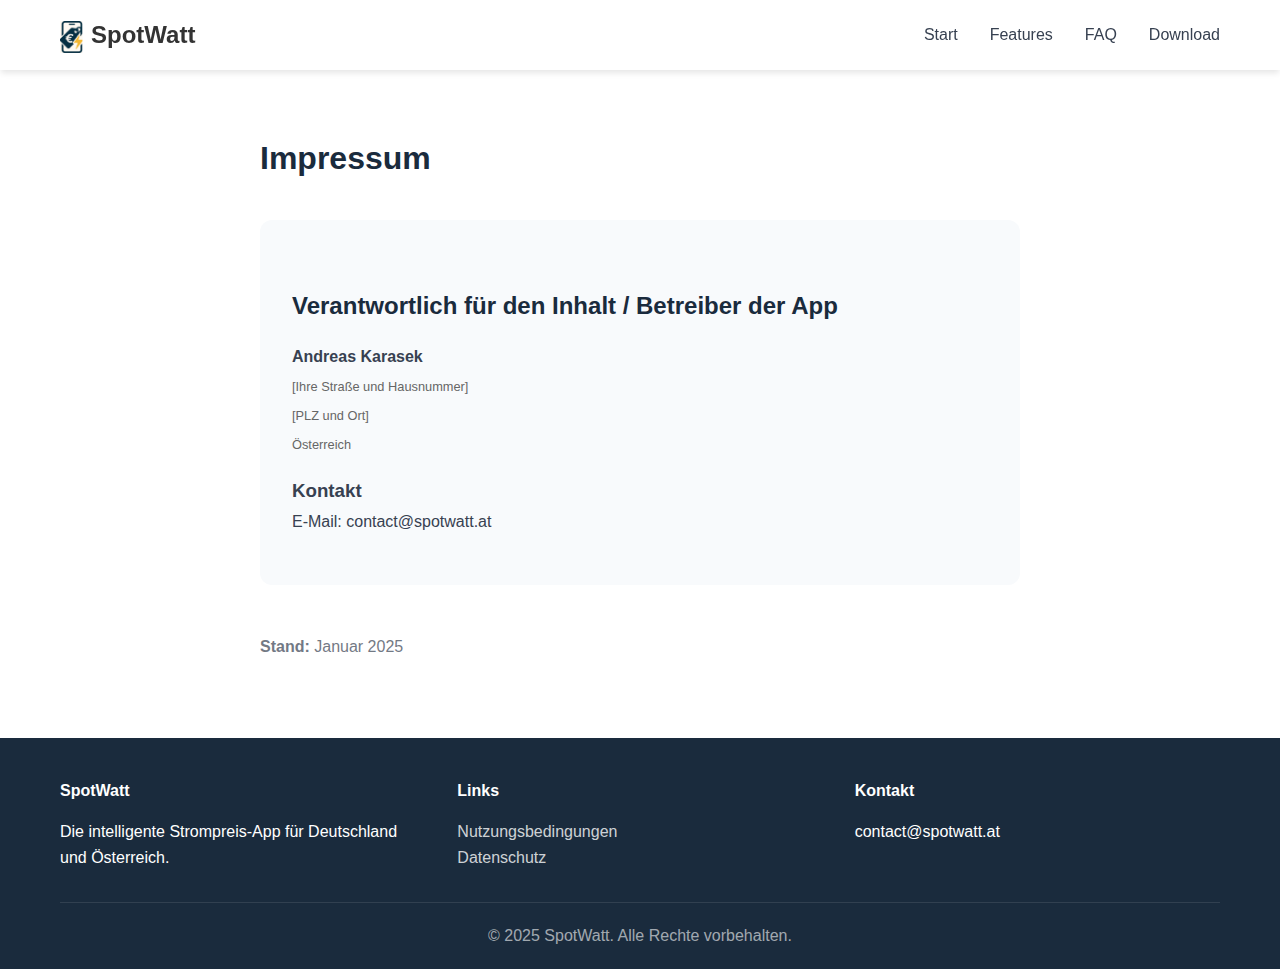
<file: imprint.html>
<!DOCTYPE html>
<html lang="de">
<head>
    <meta charset="UTF-8">
    <meta name="viewport" content="width=device-width, initial-scale=1.0">
    <title>Impressum - SpotWatt</title>
    <meta name="description" content="Impressum der SpotWatt App">
    <link rel="stylesheet" href="styles.css">
    <style>
        .legal-content {
            max-width: 800px;
            margin: 0 auto;
            padding: 60px 20px;
            line-height: 1.8;
        }
        .legal-content h1 {
            color: var(--dark-color);
            margin-bottom: 2rem;
        }
        .legal-content h2 {
            color: var(--dark-color);
            margin-top: 2rem;
            margin-bottom: 1rem;
        }
        .legal-content p {
            margin-bottom: 1rem;
        }
        .contact-info {
            background: var(--light-color);
            padding: 2rem;
            border-radius: var(--border-radius);
            margin: 2rem 0;
        }
        .disclaimer-box {
            border-left: 4px solid var(--primary-color);
            padding-left: 1rem;
            margin: 2rem 0;
        }
        .address-info {
            font-size: 0.8rem;
            color: #666;
            line-height: 1.3;
        }
    </style>
</head>
<body>
    <!-- Navigation -->
    <nav class="navbar">
        <div class="container">
            <div class="nav-brand">
                <h1><img src="spotwatt_logo_final.png" alt="SpotWatt Logo" style="height: 32px; vertical-align: middle; margin-right: 8px;">SpotWatt</h1>
            </div>
            <ul class="nav-menu">
                <li><a href="index.html">Start</a></li>
                <li><a href="features.html">Features</a></li>
                <li><a href="faq.html">FAQ</a></li>
                <li><a href="index.html#download">Download</a></li>
            </ul>
            <div class="nav-toggle" id="navToggle">
                <span></span>
                <span></span>
                <span></span>
            </div>
        </div>
    </nav>

    <div class="legal-content">
        <h1>Impressum</h1>
        
        <div class="contact-info">
            <h2>Verantwortlich für den Inhalt / Betreiber der App</h2>
            <p>
                <strong>Andreas Karasek</strong><br>
                <span class="address-info">
                    [Ihre Straße und Hausnummer]<br>
                    [PLZ und Ort]<br>
                    Österreich
                </span>
            </p>

            <h3>Kontakt</h3>
            <p>
                E-Mail: contact@spotwatt.at
            </p>

            <!--<h3>Umsatzsteuer-ID</h3>
            <p>
                Umsatzsteuer-Identifikationsnummer gemäß § 27 a Umsatzsteuergesetz:<br>
                [USt-IdNr. falls vorhanden]
            </p>-->
        </div>

        <!--<h2>Verantwortlich für den Inhalt</h2>
        <p>
            Andreas Karasek<br>
            E-Mail: contact@spotwatt.at
        </p>-->

        <!--<h2>EU-Streitschlichtung</h2>
        <p>
            Die Europäische Kommission stellt eine Plattform zur Online-Streitbeilegung (OS) bereit: 
            <a href="https://ec.europa.eu/consumers/odr/" target="_blank" rel="noopener">https://ec.europa.eu/consumers/odr/</a>
        </p>
        <p>Unsere E-Mail-Adresse finden Sie oben im Impressum.</p>

        <h2>Verbraucherstreitbeilegung/Universalschlichtungsstelle</h2>
        <p>
            Wir sind nicht bereit oder verpflichtet, an Streitbeilegungsverfahren vor einer 
            Verbraucherschlichtungsstelle teilzunehmen.
        </p>-->

        <p style="margin-top: 3rem; color: var(--text-color); opacity: 0.7;">
            <strong>Stand:</strong> Januar 2025
        </p>
    </div>

    <!-- Footer -->
    <footer class="footer">
        <div class="container">
            <div class="footer-content">
                <div class="footer-section">
                    <h4>SpotWatt</h4>
                    <p>Die intelligente Strompreis-App für Deutschland und Österreich.</p>
                </div>
                <div class="footer-section">
                    <h4>Links</h4>
                    <ul>
                        <li><a href="terms.html">Nutzungsbedingungen</a></li>
                        <li><a href="privacy.html">Datenschutz</a></li>
                    </ul>
                </div>
                <div class="footer-section">
                    <h4>Kontakt</h4>
                    <p>contact@spotwatt.at</p>
                </div>
            </div>
            <div class="footer-bottom">
                <p>&copy; 2025 SpotWatt. Alle Rechte vorbehalten.</p>
            </div>
        </div>
    </footer>

    <script src="script.js"></script>
</body>
</html>
</file>
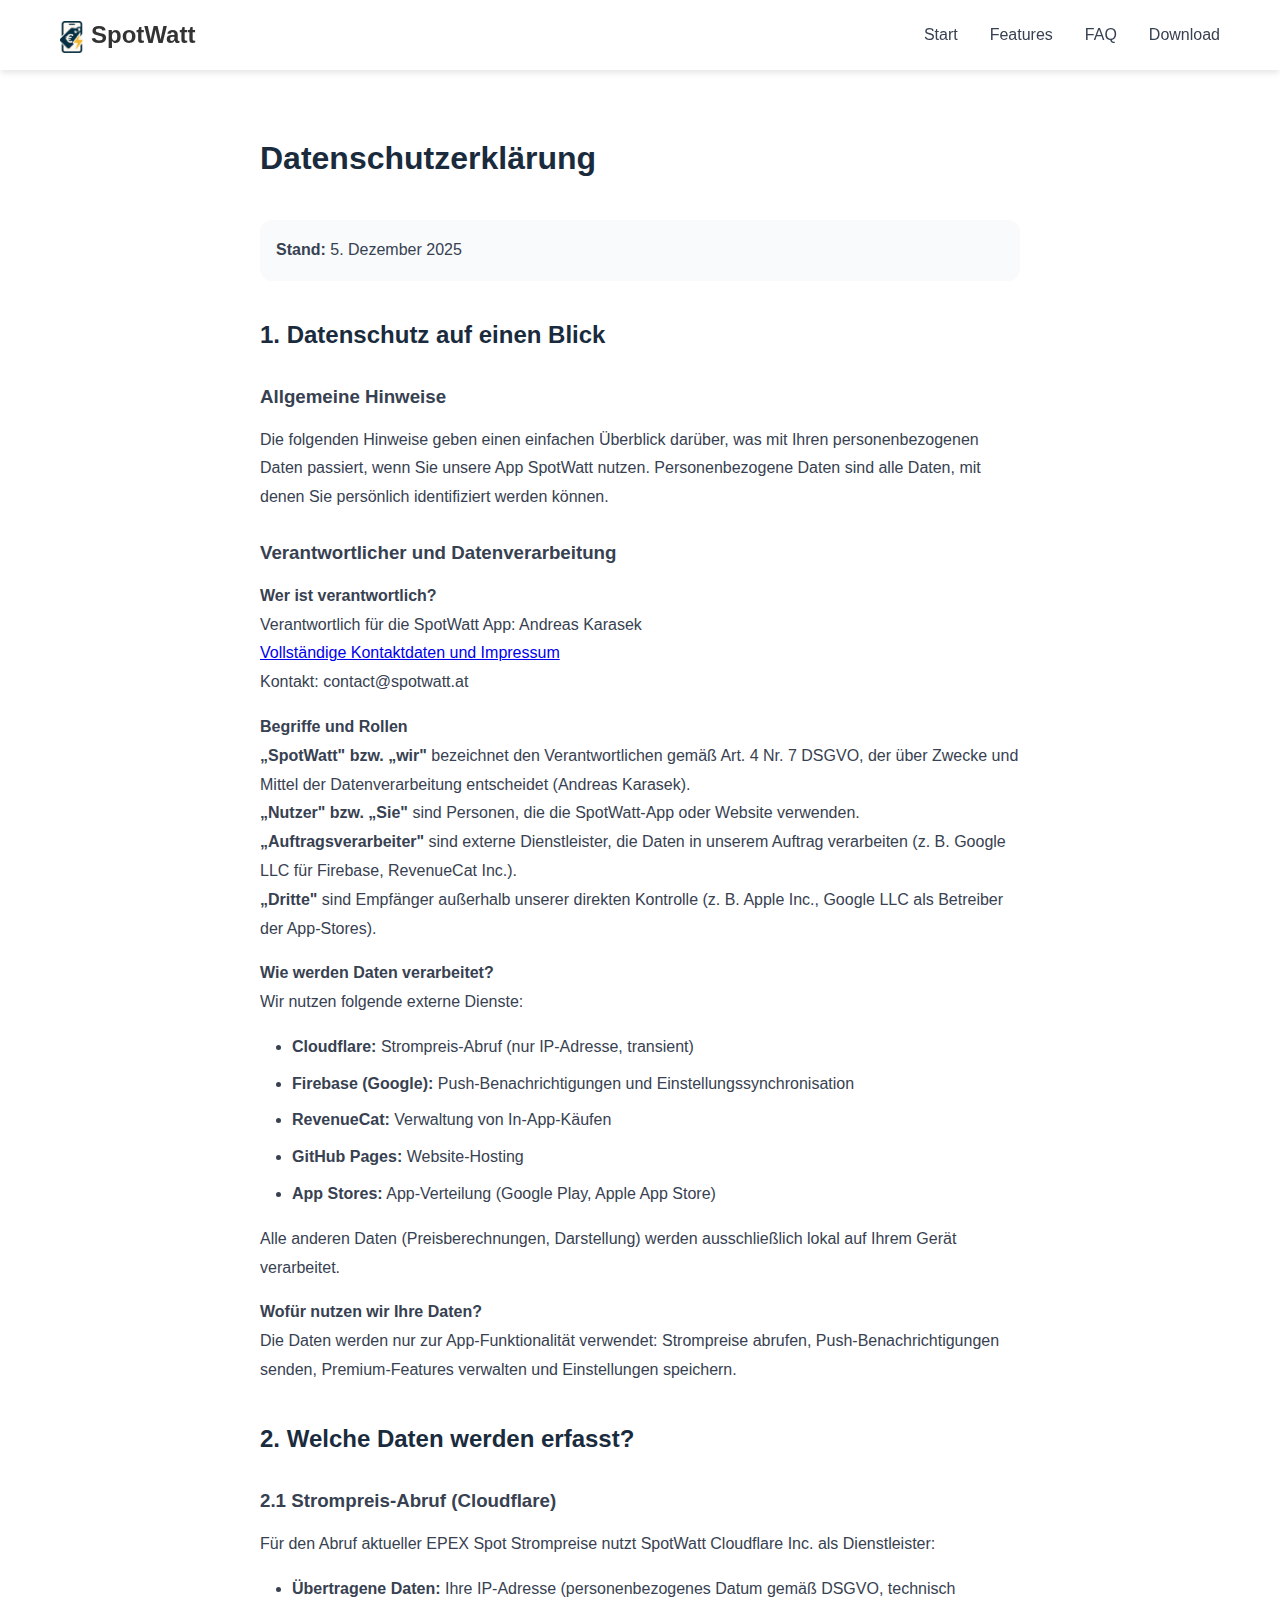
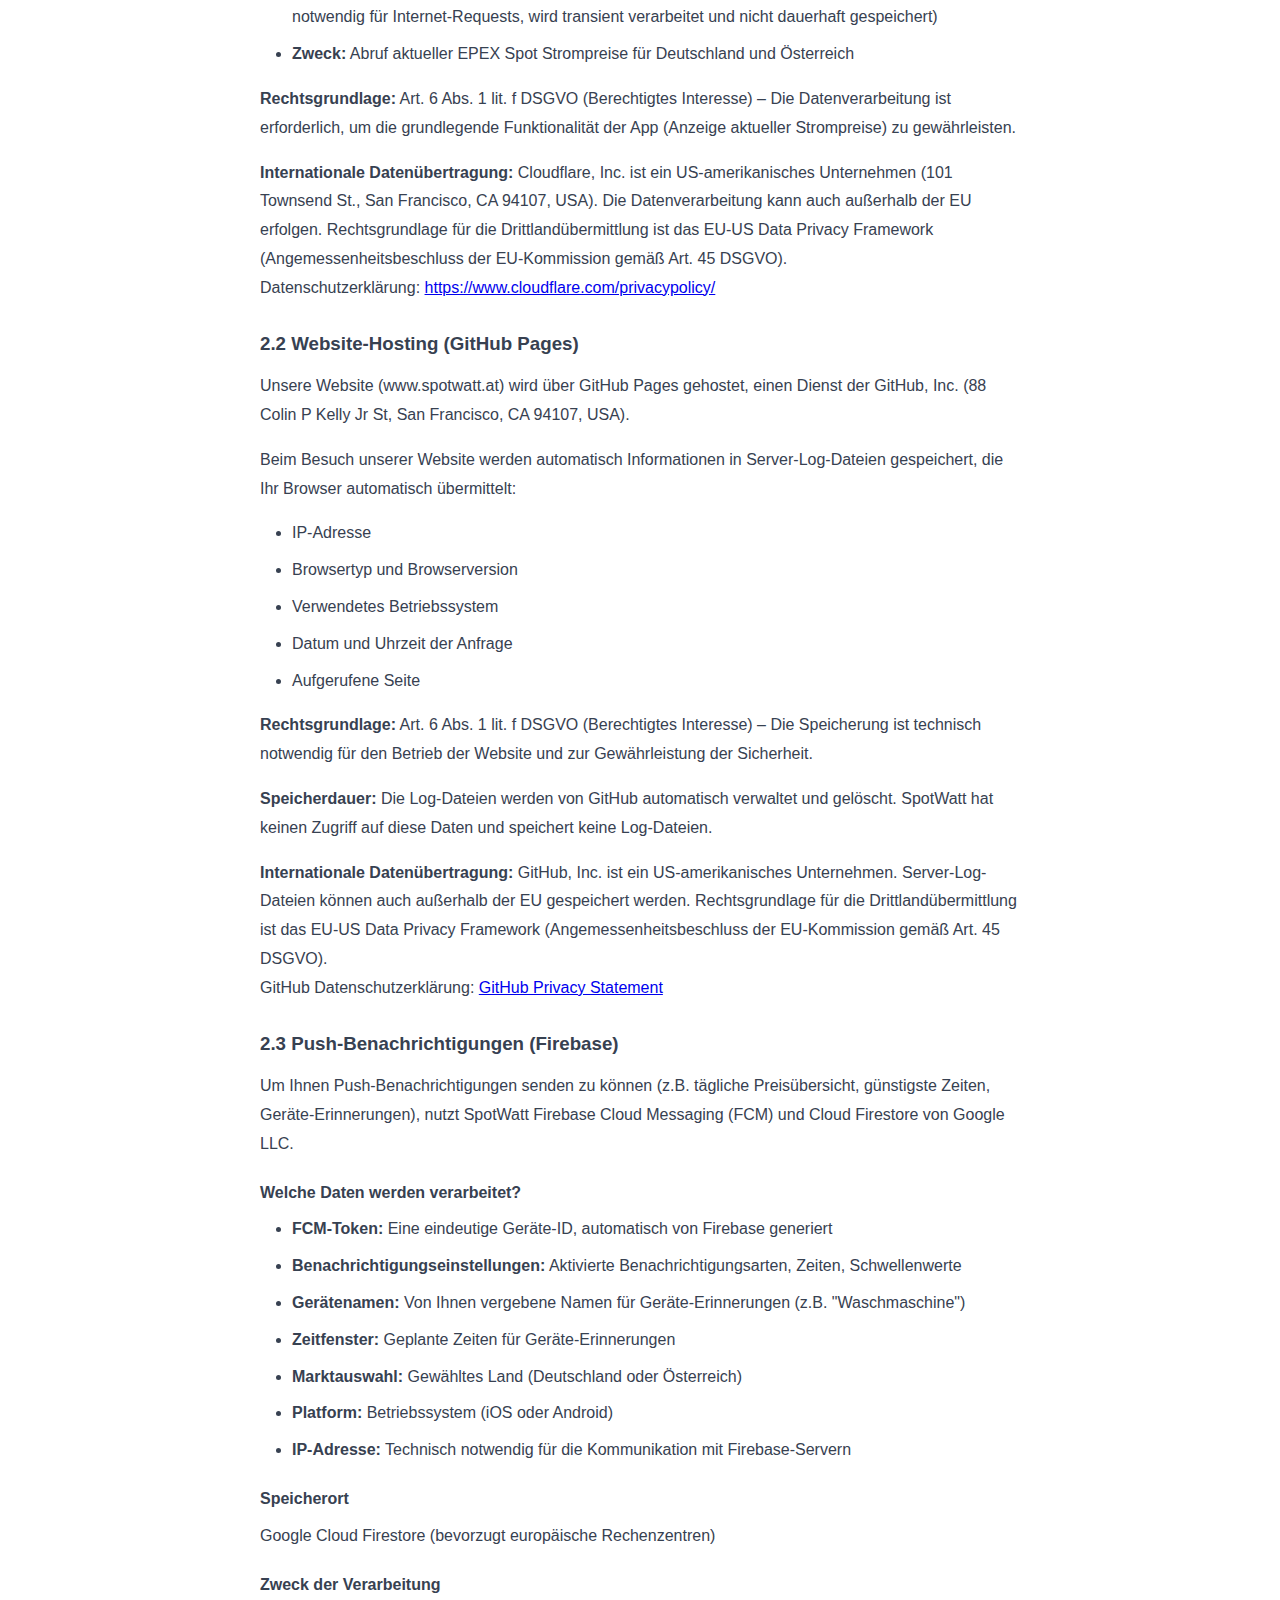
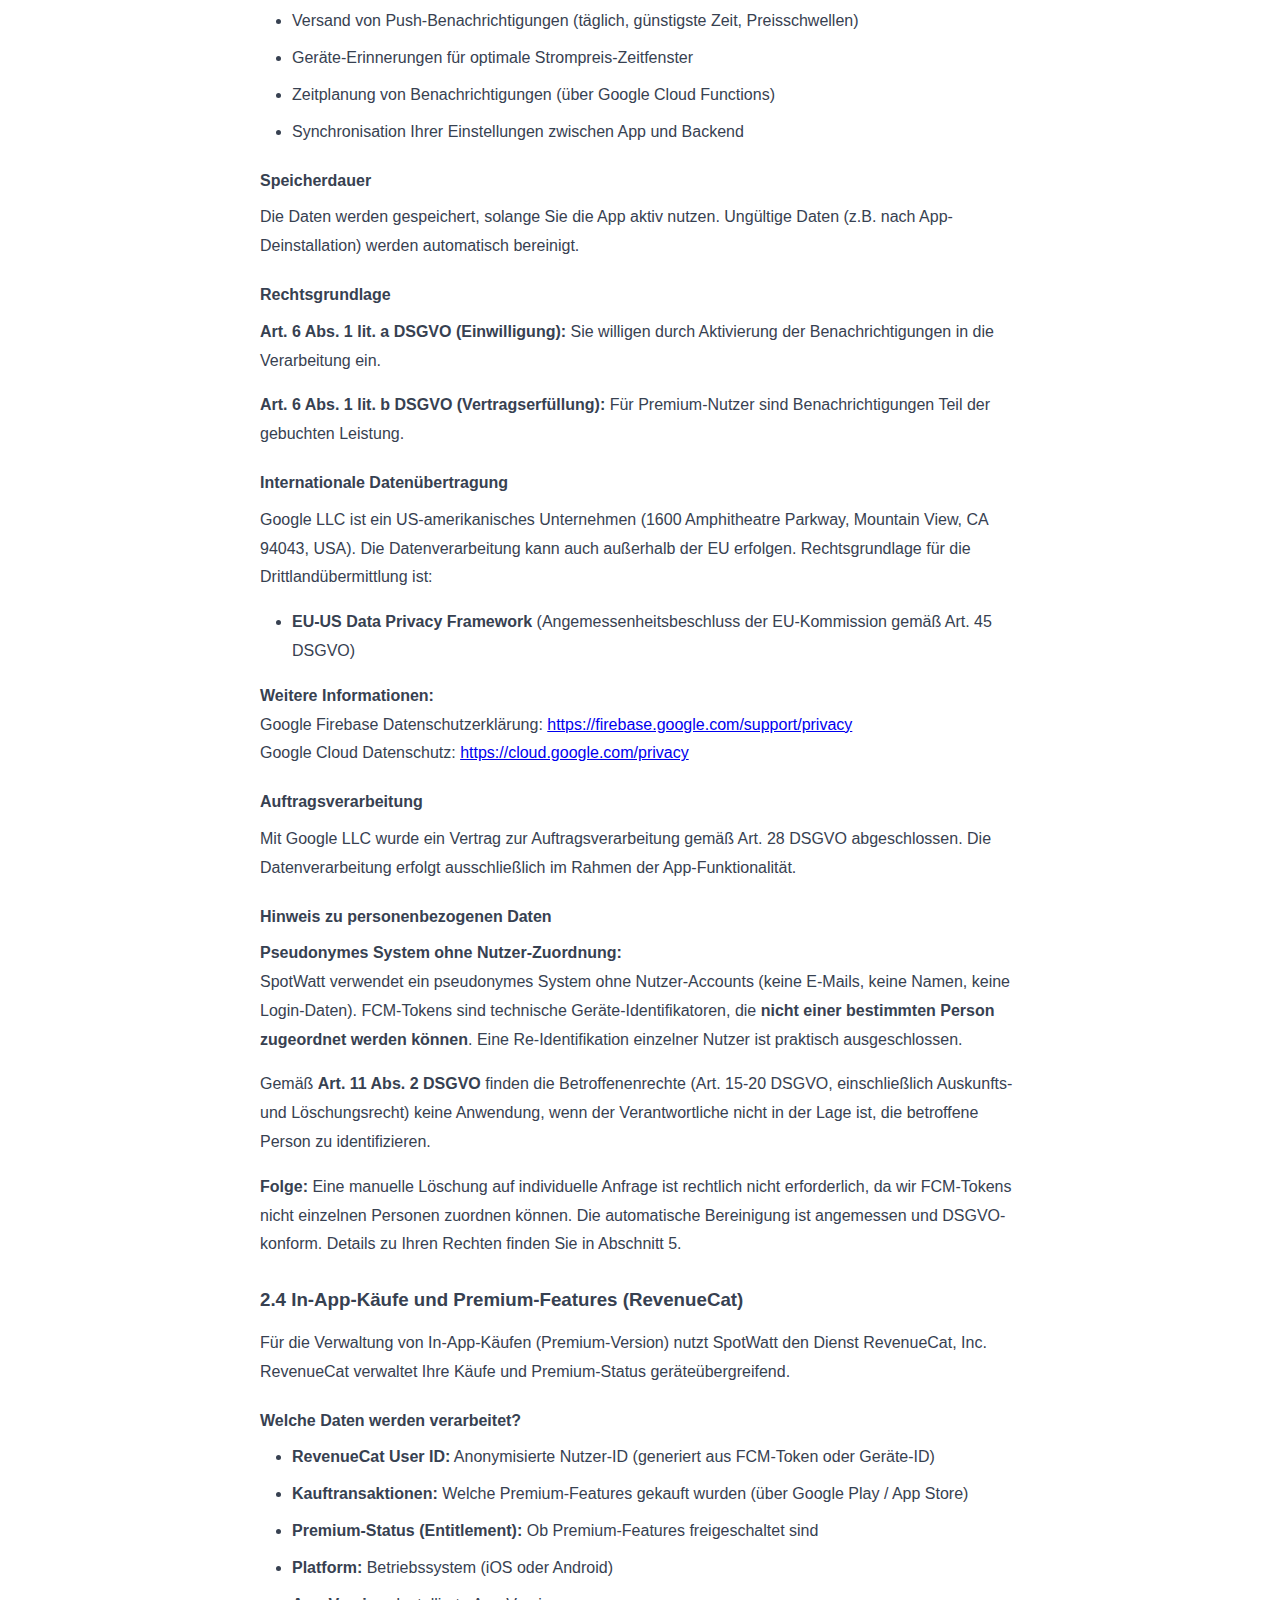
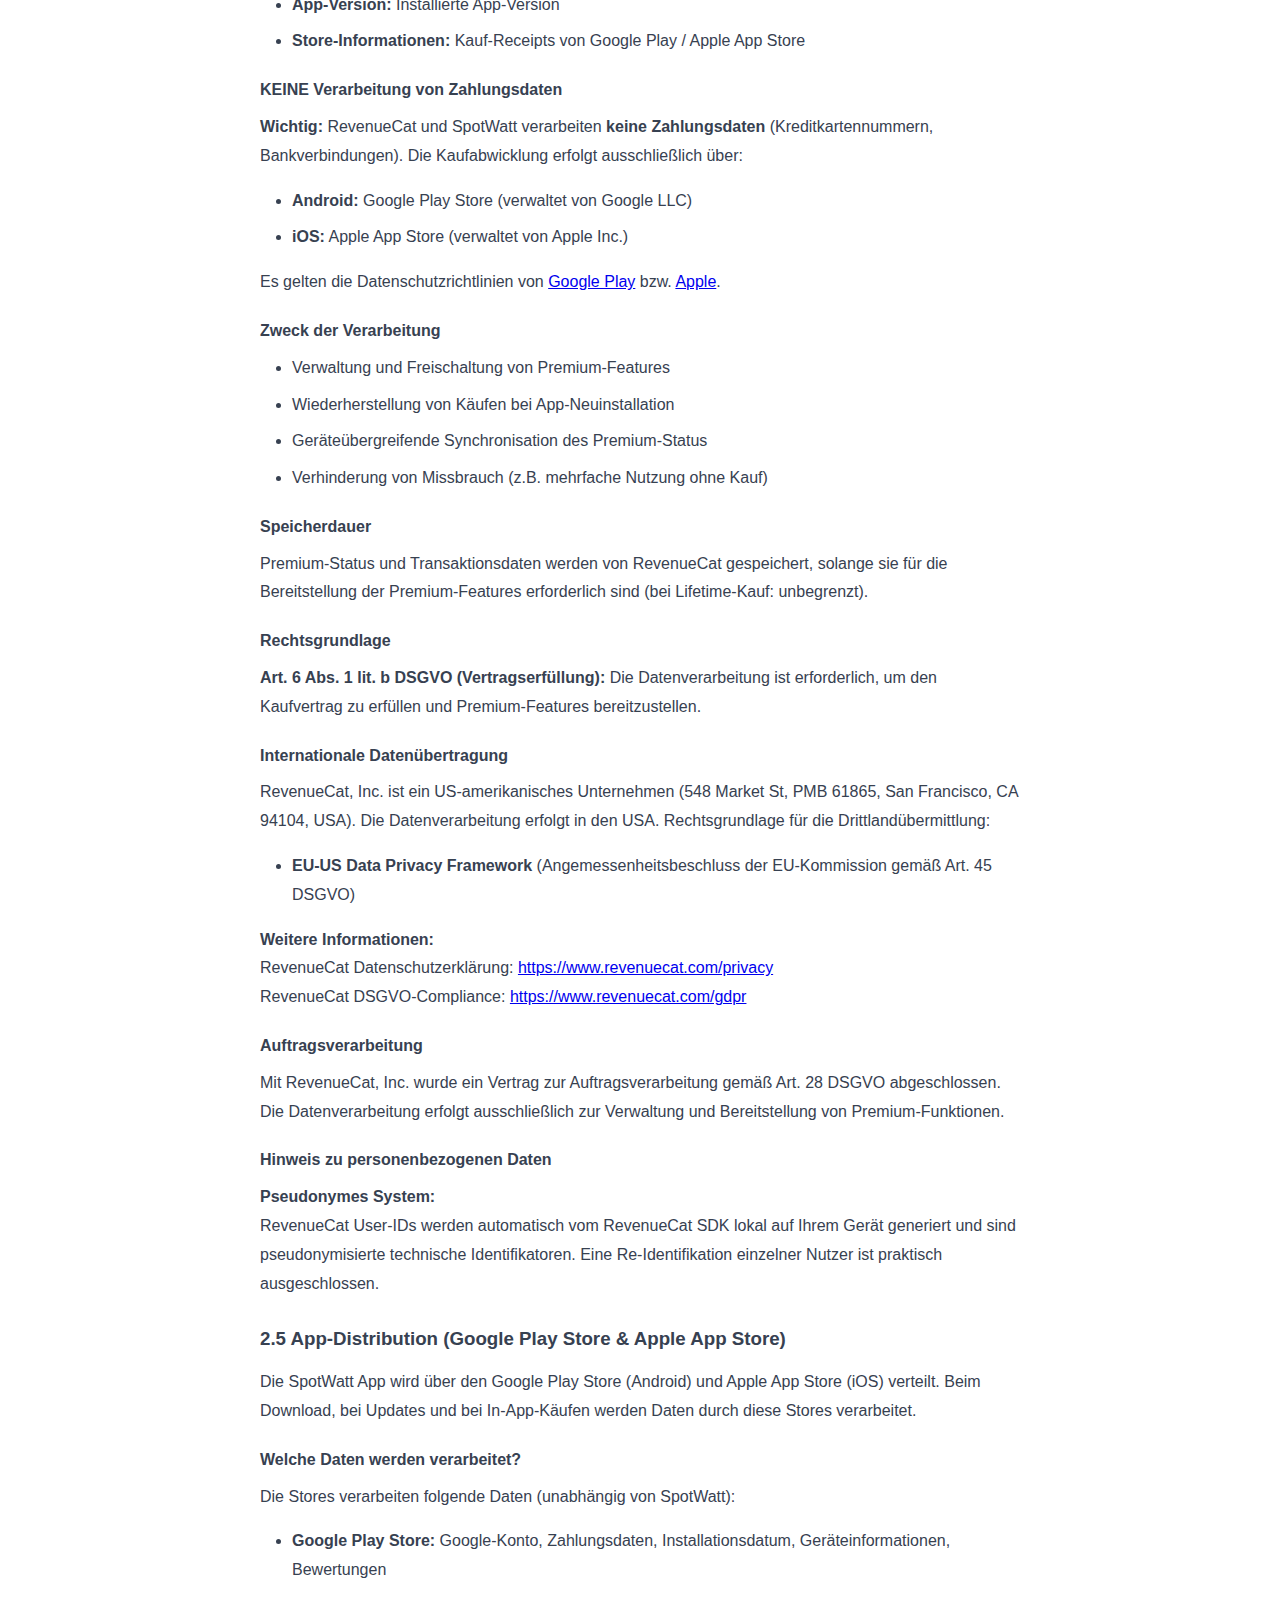
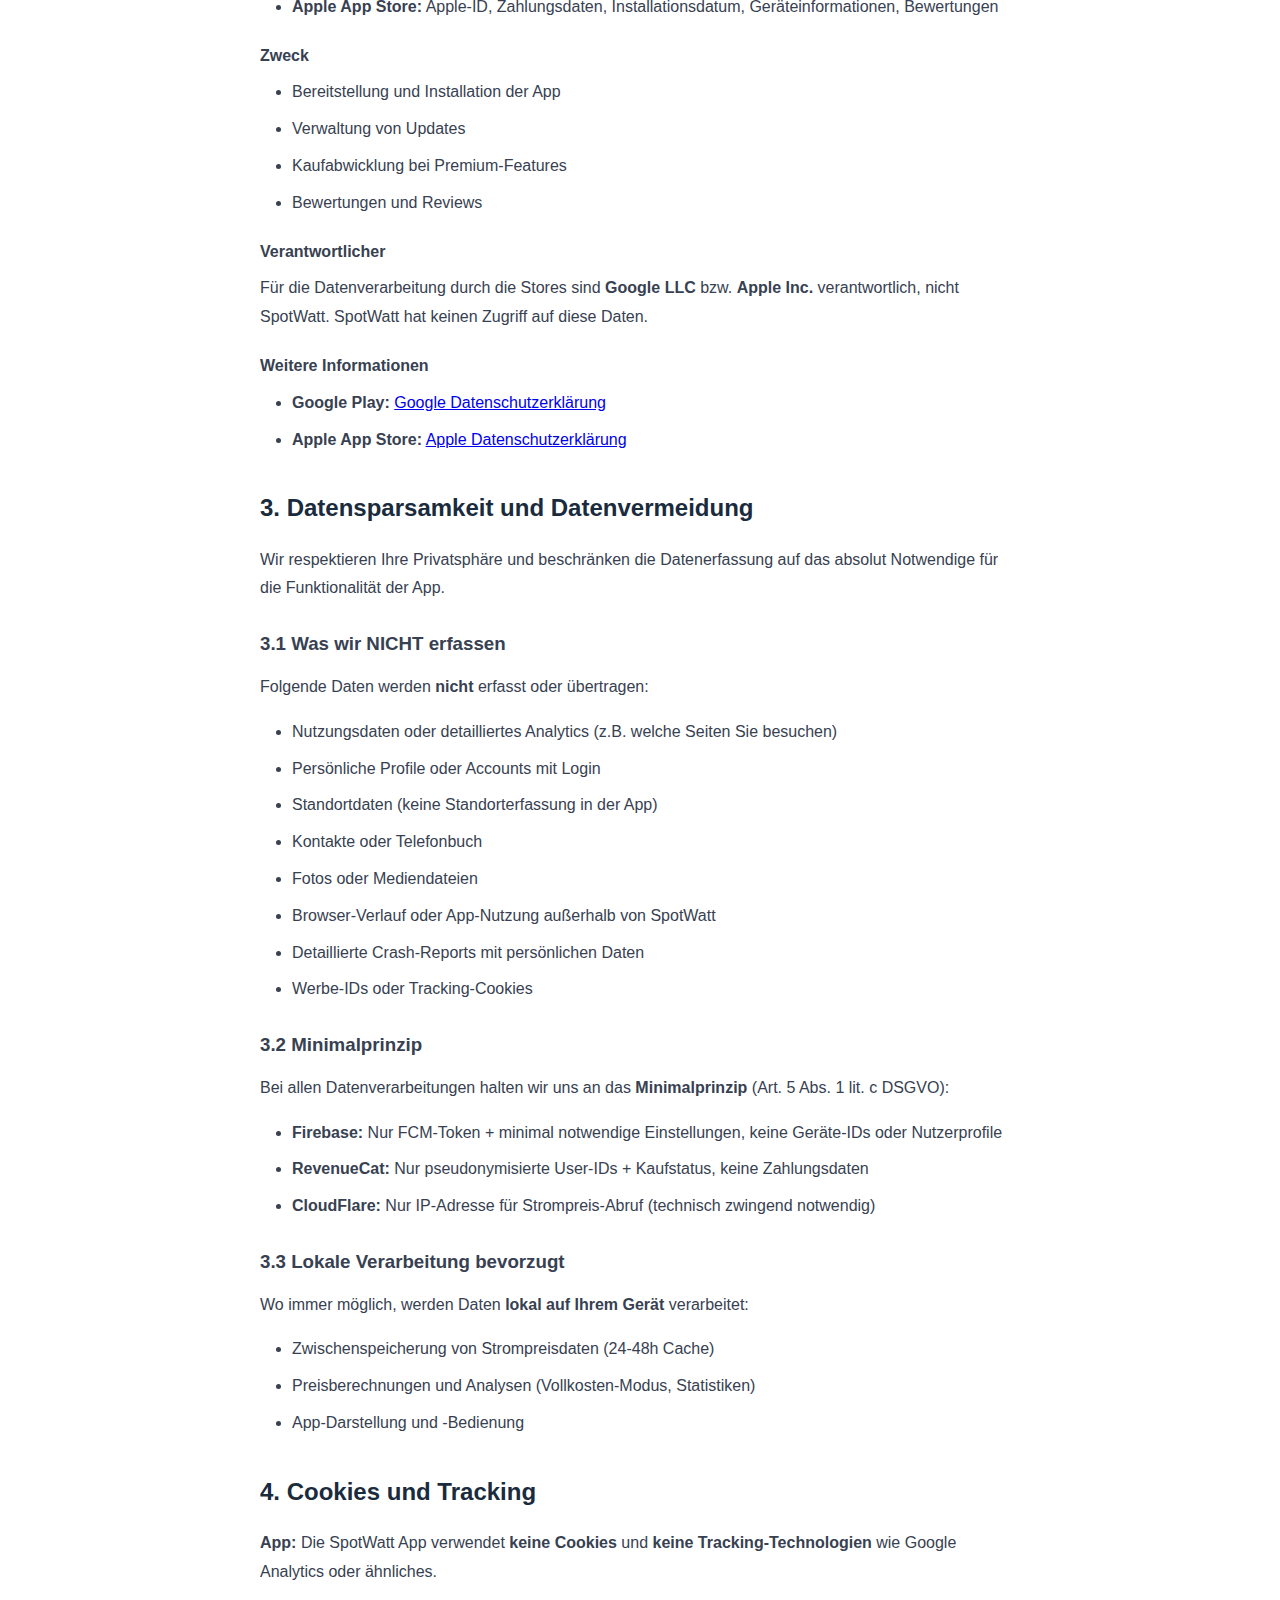
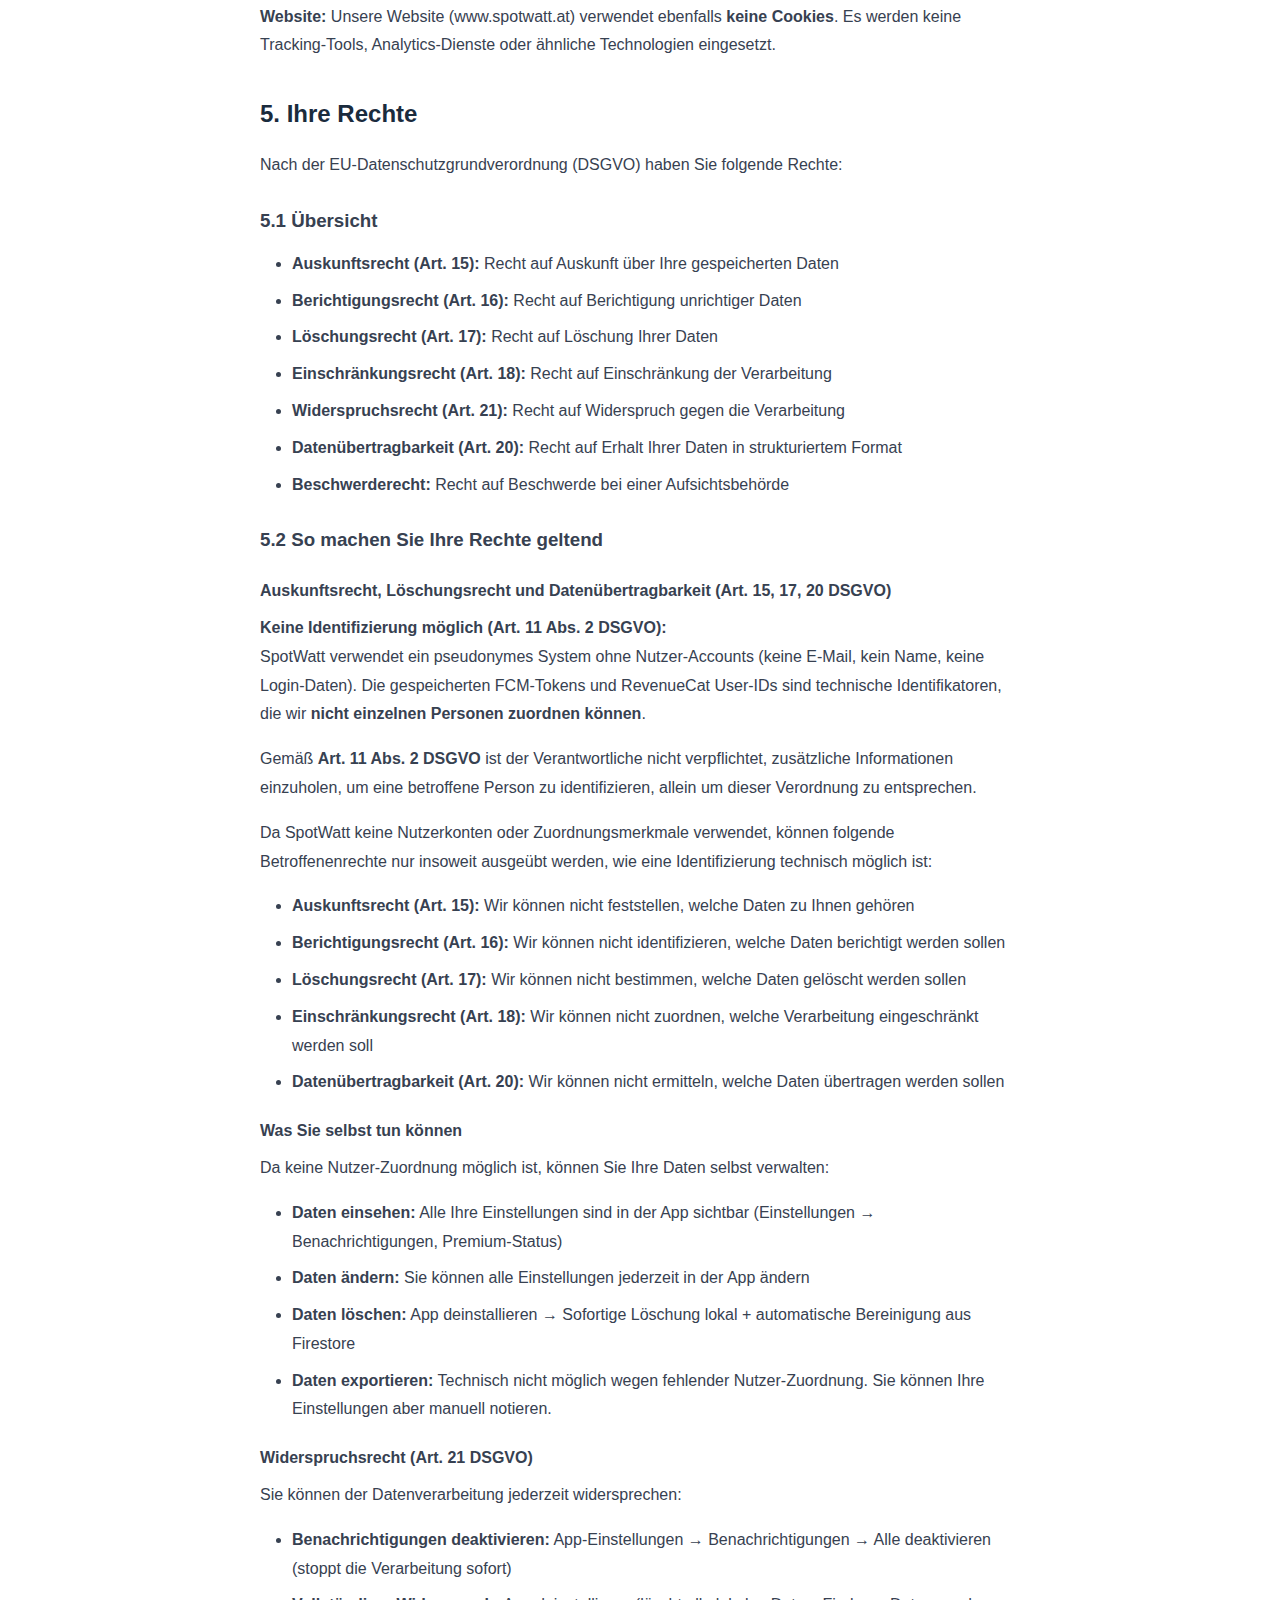
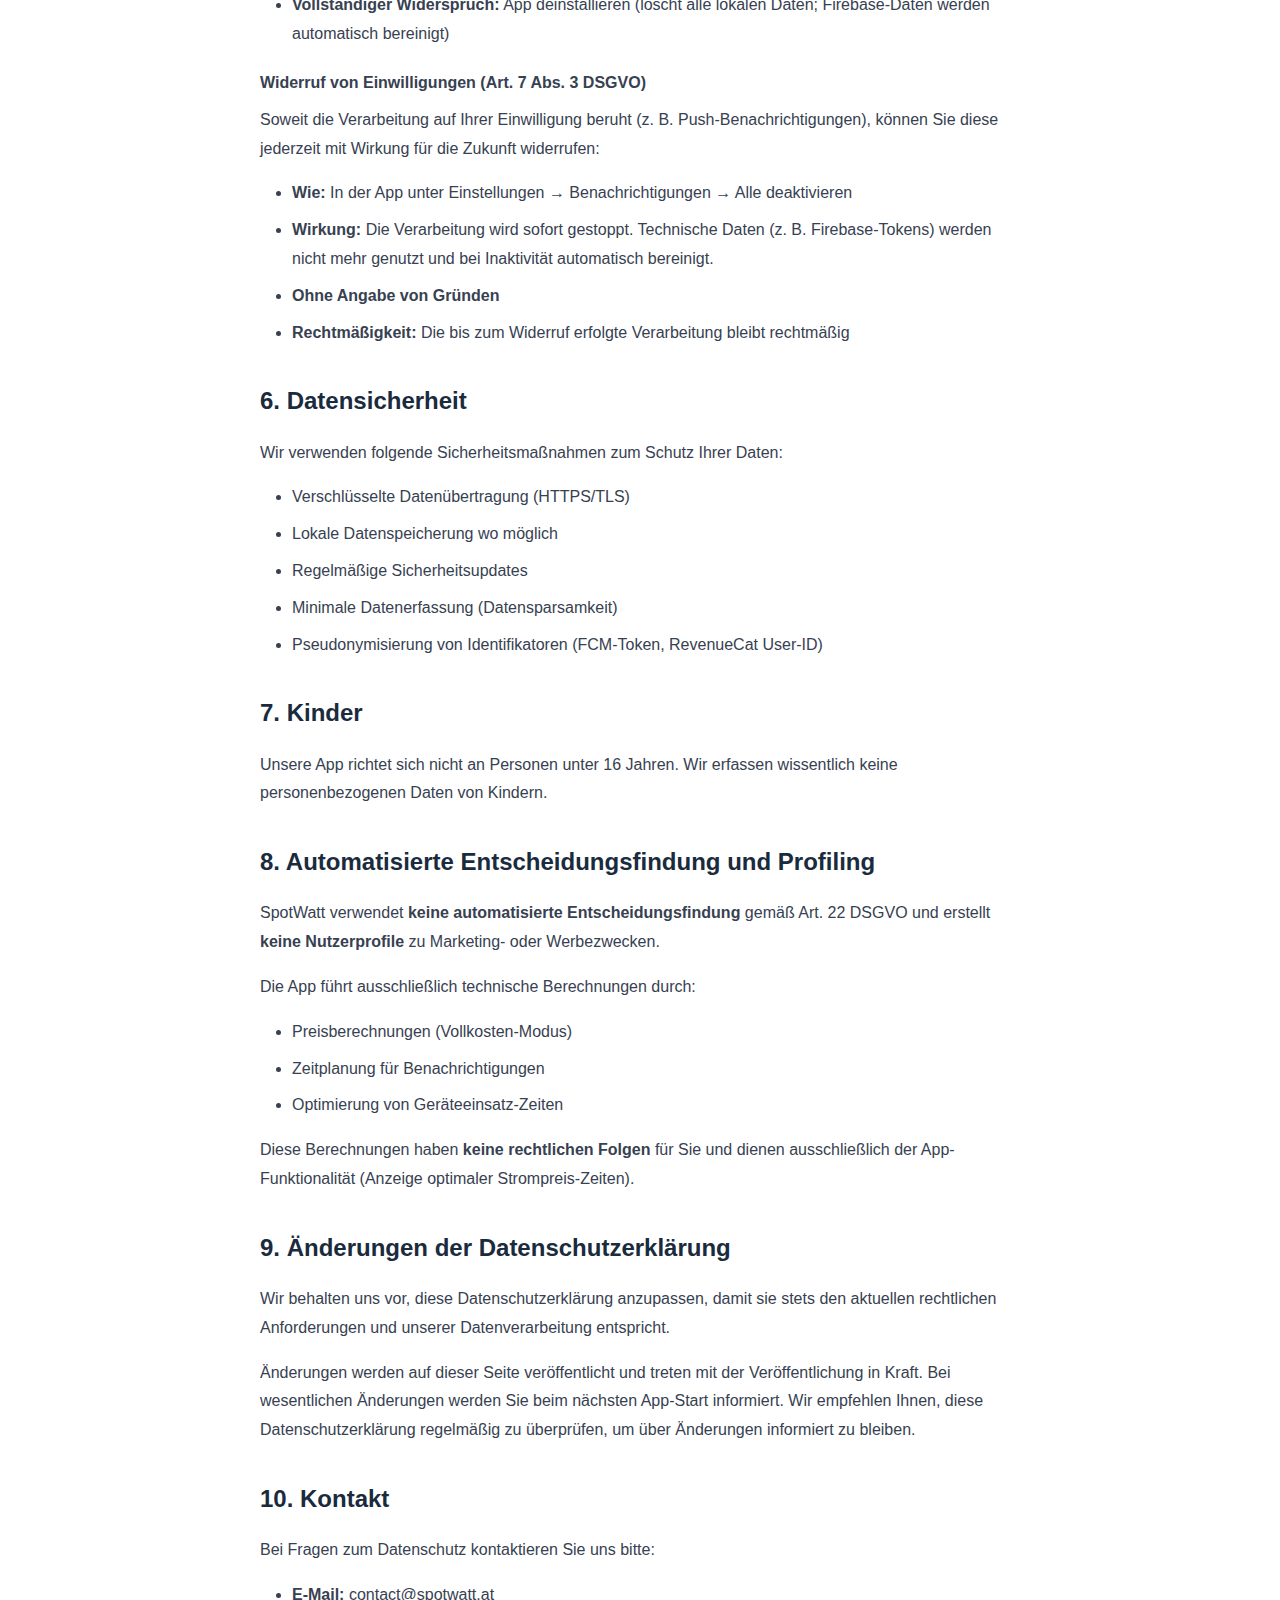
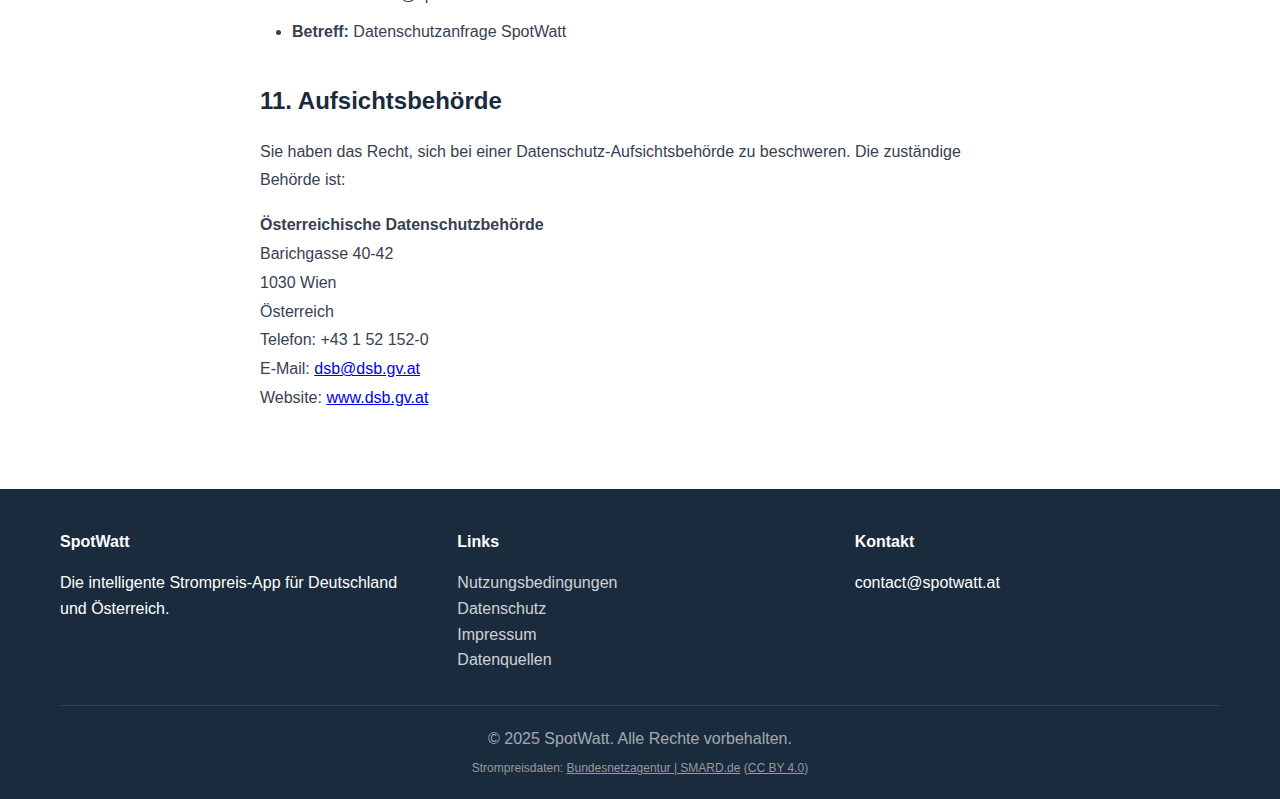
<file: privacy.html>
<!DOCTYPE html>
<html lang="de">
<head>
    <meta charset="UTF-8">
    <meta name="viewport" content="width=device-width, initial-scale=1.0">
    <title>Datenschutzerklärung - SpotWatt</title>
    <meta name="description" content="Datenschutzerklärung der SpotWatt App. Erfahren Sie, wie wir Ihre Daten schützen und verwenden.">
    <link rel="stylesheet" href="styles.css">
    <style>
        .legal-content {
            max-width: 800px;
            margin: 0 auto;
            padding: 60px 20px;
            line-height: 1.8;
        }
        .legal-content h1 {
            color: var(--dark-color);
            margin-bottom: 2rem;
        }
        .legal-content h2 {
            color: var(--dark-color);
            margin-top: 2rem;
            margin-bottom: 1rem;
        }
        .legal-content h3 {
            color: var(--text-color);
            margin-top: 1.5rem;
            margin-bottom: 0.75rem;
        }
        .legal-content h4 {
            color: var(--text-color);
            margin-top: 1.25rem;
            margin-bottom: 0.5rem;
        }
        .legal-content p {
            margin-bottom: 1rem;
        }
        .legal-content ul {
            margin-bottom: 1rem;
            padding-left: 2rem;
        }
        .legal-content li {
            margin-bottom: 0.5rem;
        }
        .last-updated {
            background: var(--light-color);
            padding: 1rem;
            border-radius: var(--border-radius);
            margin-bottom: 2rem;
        }
    </style>
</head>
<body>
    <!-- Navigation -->
    <nav class="navbar">
        <div class="container">
            <div class="nav-brand">
                <h1><img src="spotwatt_logo_final.png" alt="SpotWatt Logo" style="height: 32px; vertical-align: middle; margin-right: 8px;">SpotWatt</h1>
            </div>
            <ul class="nav-menu">
                <li><a href="index.html">Start</a></li>
                <li><a href="features.html">Features</a></li>
                <li><a href="faq.html">FAQ</a></li>
                <li><a href="index.html#download">Download</a></li>
            </ul>
            <div class="nav-toggle" id="navToggle">
                <span></span>
                <span></span>
                <span></span>
            </div>
        </div>
    </nav>

    <div class="legal-content">
        <h1>Datenschutzerklärung</h1>

        <div class="last-updated">
            <strong>Stand:</strong> 5. Dezember 2025
        </div>

        <h2>1. Datenschutz auf einen Blick</h2>

        <h3>Allgemeine Hinweise</h3>
        <p>
            Die folgenden Hinweise geben einen einfachen Überblick darüber, was mit Ihren personenbezogenen Daten passiert,
            wenn Sie unsere App SpotWatt nutzen. Personenbezogene Daten sind alle Daten, mit denen Sie persönlich
            identifiziert werden können.
        </p>

        <h3>Verantwortlicher und Datenverarbeitung</h3>
        <p>
            <strong>Wer ist verantwortlich?</strong><br>
            Verantwortlich für die SpotWatt App: Andreas Karasek<br>
            <a href="imprint.html">Vollständige Kontaktdaten und Impressum</a><br>
            Kontakt: contact@spotwatt.at
        </p>

        <p>
            <strong>Begriffe und Rollen</strong><br>
            <strong>„SpotWatt" bzw. „wir"</strong> bezeichnet den Verantwortlichen gemäß Art. 4 Nr. 7 DSGVO,
            der über Zwecke und Mittel der Datenverarbeitung entscheidet (Andreas Karasek).<br>
            <strong>„Nutzer" bzw. „Sie"</strong> sind Personen, die die SpotWatt-App oder Website verwenden.<br>
            <strong>„Auftragsverarbeiter"</strong> sind externe Dienstleister, die Daten in unserem Auftrag
            verarbeiten (z. B. Google LLC für Firebase, RevenueCat Inc.).<br>
            <strong>„Dritte"</strong> sind Empfänger außerhalb unserer direkten Kontrolle
            (z. B. Apple Inc., Google LLC als Betreiber der App-Stores).
        </p>

        <p>
            <strong>Wie werden Daten verarbeitet?</strong><br>
            Wir nutzen folgende externe Dienste:
        </p>
        <ul>
            <li><strong>Cloudflare:</strong> Strompreis-Abruf (nur IP-Adresse, transient)</li>
            <li><strong>Firebase (Google):</strong> Push-Benachrichtigungen und Einstellungssynchronisation</li>
            <li><strong>RevenueCat:</strong> Verwaltung von In-App-Käufen</li>
            <li><strong>GitHub Pages:</strong> Website-Hosting</li>
            <li><strong>App Stores:</strong> App-Verteilung (Google Play, Apple App Store)</li>
        </ul>
        <p>
            Alle anderen Daten (Preisberechnungen, Darstellung) werden ausschließlich lokal auf Ihrem Gerät verarbeitet.
        </p>

        <p>
            <strong>Wofür nutzen wir Ihre Daten?</strong><br>
            Die Daten werden nur zur App-Funktionalität verwendet: Strompreise abrufen,
            Push-Benachrichtigungen senden, Premium-Features verwalten und Einstellungen speichern.
        </p>

        <h2>2. Welche Daten werden erfasst?</h2>

        <h3>2.1 Strompreis-Abruf (Cloudflare)</h3>
        <p>Für den Abruf aktueller EPEX Spot Strompreise nutzt SpotWatt Cloudflare Inc. als Dienstleister:</p>
        <ul>
            <li><strong>Übertragene Daten:</strong> Ihre IP-Adresse (personenbezogenes Datum gemäß DSGVO, technisch notwendig für Internet-Requests, wird transient verarbeitet und nicht dauerhaft gespeichert)</li>
            <li><strong>Zweck:</strong> Abruf aktueller EPEX Spot Strompreise für Deutschland und Österreich</li>
        </ul>
        <p>
            <strong>Rechtsgrundlage:</strong> Art. 6 Abs. 1 lit. f DSGVO (Berechtigtes Interesse) – Die Datenverarbeitung
            ist erforderlich, um die grundlegende Funktionalität der App (Anzeige aktueller Strompreise) zu gewährleisten.
        </p>
        <p>
            <strong>Internationale Datenübertragung:</strong> Cloudflare, Inc. ist ein US-amerikanisches Unternehmen
            (101 Townsend St., San Francisco, CA 94107, USA). Die Datenverarbeitung kann auch außerhalb der EU erfolgen.
            Rechtsgrundlage für die Drittlandübermittlung ist das EU-US Data Privacy Framework
            (Angemessenheitsbeschluss der EU-Kommission gemäß Art. 45 DSGVO).<br>
            Datenschutzerklärung: <a href="https://www.cloudflare.com/privacypolicy/" target="_blank" rel="noopener">https://www.cloudflare.com/privacypolicy/</a>
        </p>

        <h3>2.2 Website-Hosting (GitHub Pages)</h3>
        <p>
            Unsere Website (www.spotwatt.at) wird über GitHub Pages gehostet,
            einen Dienst der GitHub, Inc. (88 Colin P Kelly Jr St, San Francisco, CA 94107, USA).
        </p>
        <p>
            Beim Besuch unserer Website werden automatisch Informationen in Server-Log-Dateien gespeichert,
            die Ihr Browser automatisch übermittelt:
        </p>
        <ul>
            <li>IP-Adresse</li>
            <li>Browsertyp und Browserversion</li>
            <li>Verwendetes Betriebssystem</li>
            <li>Datum und Uhrzeit der Anfrage</li>
            <li>Aufgerufene Seite</li>
        </ul>
        <p>
            <strong>Rechtsgrundlage:</strong> Art. 6 Abs. 1 lit. f DSGVO (Berechtigtes Interesse) –
            Die Speicherung ist technisch notwendig für den Betrieb der Website und zur Gewährleistung der Sicherheit.
        </p>
        <p>
            <strong>Speicherdauer:</strong> Die Log-Dateien werden von GitHub automatisch verwaltet und gelöscht.
            SpotWatt hat keinen Zugriff auf diese Daten und speichert keine Log-Dateien.
        </p>
        <p>
            <strong>Internationale Datenübertragung:</strong> GitHub, Inc. ist ein US-amerikanisches Unternehmen.
            Server-Log-Dateien können auch außerhalb der EU gespeichert werden.
            Rechtsgrundlage für die Drittlandübermittlung ist das EU-US Data Privacy Framework
            (Angemessenheitsbeschluss der EU-Kommission gemäß Art. 45 DSGVO).<br>
            GitHub Datenschutzerklärung: <a href="https://docs.github.com/de/site-policy/privacy-policies/github-privacy-statement" target="_blank" rel="noopener">GitHub Privacy Statement</a>
        </p>

        <h3>2.3 Push-Benachrichtigungen (Firebase)</h3>
        <p>
            Um Ihnen Push-Benachrichtigungen senden zu können (z.B. tägliche Preisübersicht,
            günstigste Zeiten, Geräte-Erinnerungen), nutzt SpotWatt Firebase Cloud Messaging (FCM)
            und Cloud Firestore von Google LLC.
        </p>

        <h4>Welche Daten werden verarbeitet?</h4>
        <ul>
            <li><strong>FCM-Token:</strong> Eine eindeutige Geräte-ID, automatisch von Firebase generiert</li>
            <li><strong>Benachrichtigungseinstellungen:</strong> Aktivierte Benachrichtigungsarten, Zeiten, Schwellenwerte</li>
            <li><strong>Gerätenamen:</strong> Von Ihnen vergebene Namen für Geräte-Erinnerungen (z.B. "Waschmaschine")</li>
            <li><strong>Zeitfenster:</strong> Geplante Zeiten für Geräte-Erinnerungen</li>
            <li><strong>Marktauswahl:</strong> Gewähltes Land (Deutschland oder Österreich)</li>
            <li><strong>Platform:</strong> Betriebssystem (iOS oder Android)</li>
            <li><strong>IP-Adresse:</strong> Technisch notwendig für die Kommunikation mit Firebase-Servern</li>
        </ul>

        <h4>Speicherort</h4>
        <p>
            Google Cloud Firestore (bevorzugt europäische Rechenzentren)
        </p>

        <h4>Zweck der Verarbeitung</h4>
        <ul>
            <li>Versand von Push-Benachrichtigungen (täglich, günstigste Zeit, Preisschwellen)</li>
            <li>Geräte-Erinnerungen für optimale Strompreis-Zeitfenster</li>
            <li>Zeitplanung von Benachrichtigungen (über Google Cloud Functions)</li>
            <li>Synchronisation Ihrer Einstellungen zwischen App und Backend</li>
        </ul>

        <h4>Speicherdauer</h4>
        <p>
            Die Daten werden gespeichert, solange Sie die App aktiv nutzen.
            Ungültige Daten (z.B. nach App-Deinstallation) werden automatisch bereinigt.
        </p>

        <h4>Rechtsgrundlage</h4>
        <p>
            <strong>Art. 6 Abs. 1 lit. a DSGVO (Einwilligung):</strong> Sie willigen durch Aktivierung der Benachrichtigungen
            in die Verarbeitung ein.
        </p>
        <p>
            <strong>Art. 6 Abs. 1 lit. b DSGVO (Vertragserfüllung):</strong> Für Premium-Nutzer sind Benachrichtigungen
            Teil der gebuchten Leistung.
        </p>

        <h4>Internationale Datenübertragung</h4>
        <p>
            Google LLC ist ein US-amerikanisches Unternehmen (1600 Amphitheatre Parkway, Mountain View, CA 94043, USA).
            Die Datenverarbeitung kann auch außerhalb der EU erfolgen. Rechtsgrundlage für die Drittlandübermittlung ist:
        </p>
        <ul>
            <li><strong>EU-US Data Privacy Framework</strong> (Angemessenheitsbeschluss der EU-Kommission gemäß Art. 45 DSGVO)</li>
        </ul>
        <p>
            <strong>Weitere Informationen:</strong><br>
            Google Firebase Datenschutzerklärung: <a href="https://firebase.google.com/support/privacy" target="_blank" rel="noopener">https://firebase.google.com/support/privacy</a><br>
            Google Cloud Datenschutz: <a href="https://cloud.google.com/privacy" target="_blank" rel="noopener">https://cloud.google.com/privacy</a>
        </p>

        <h4>Auftragsverarbeitung</h4>
        <p>
            Mit Google LLC wurde ein Vertrag zur Auftragsverarbeitung gemäß Art. 28 DSGVO abgeschlossen.
            Die Datenverarbeitung erfolgt ausschließlich im Rahmen der App-Funktionalität.
        </p>

        <h4>Hinweis zu personenbezogenen Daten</h4>
        <p>
            <strong>Pseudonymes System ohne Nutzer-Zuordnung:</strong><br>
            SpotWatt verwendet ein pseudonymes System ohne Nutzer-Accounts (keine E-Mails, keine Namen, keine Login-Daten).
            FCM-Tokens sind technische Geräte-Identifikatoren, die <strong>nicht einer bestimmten Person zugeordnet werden können</strong>.
            Eine Re-Identifikation einzelner Nutzer ist praktisch ausgeschlossen.
        </p>
        <p>
            Gemäß <strong>Art. 11 Abs. 2 DSGVO</strong> finden die Betroffenenrechte (Art. 15-20 DSGVO, einschließlich Auskunfts- und Löschungsrecht)
            keine Anwendung, wenn der Verantwortliche nicht in der Lage ist, die betroffene Person zu identifizieren.
        </p>
        <p>
            <strong>Folge:</strong> Eine manuelle Löschung auf individuelle Anfrage ist rechtlich nicht erforderlich,
            da wir FCM-Tokens nicht einzelnen Personen zuordnen können. Die automatische Bereinigung ist angemessen
            und DSGVO-konform. Details zu Ihren Rechten finden Sie in Abschnitt 5.
        </p>

        <h3>2.4 In-App-Käufe und Premium-Features (RevenueCat)</h3>
        <p>
            Für die Verwaltung von In-App-Käufen (Premium-Version) nutzt SpotWatt den Dienst RevenueCat, Inc.
            RevenueCat verwaltet Ihre Käufe und Premium-Status geräteübergreifend.
        </p>

        <h4>Welche Daten werden verarbeitet?</h4>
        <ul>
            <li><strong>RevenueCat User ID:</strong> Anonymisierte Nutzer-ID (generiert aus FCM-Token oder Geräte-ID)</li>
            <li><strong>Kauftransaktionen:</strong> Welche Premium-Features gekauft wurden (über Google Play / App Store)</li>
            <li><strong>Premium-Status (Entitlement):</strong> Ob Premium-Features freigeschaltet sind</li>
            <li><strong>Platform:</strong> Betriebssystem (iOS oder Android)</li>
            <li><strong>App-Version:</strong> Installierte App-Version</li>
            <li><strong>Store-Informationen:</strong> Kauf-Receipts von Google Play / Apple App Store</li>
        </ul>

        <h4>KEINE Verarbeitung von Zahlungsdaten</h4>
        <p>
            <strong>Wichtig:</strong> RevenueCat und SpotWatt verarbeiten <strong>keine Zahlungsdaten</strong>
            (Kreditkartennummern, Bankverbindungen). Die Kaufabwicklung erfolgt ausschließlich über:
        </p>
        <ul>
            <li><strong>Android:</strong> Google Play Store (verwaltet von Google LLC)</li>
            <li><strong>iOS:</strong> Apple App Store (verwaltet von Apple Inc.)</li>
        </ul>
        <p>
            Es gelten die Datenschutzrichtlinien von
            <a href="https://policies.google.com/privacy" target="_blank" rel="noopener">Google Play</a> bzw.
            <a href="https://www.apple.com/legal/privacy/" target="_blank" rel="noopener">Apple</a>.
        </p>

        <h4>Zweck der Verarbeitung</h4>
        <ul>
            <li>Verwaltung und Freischaltung von Premium-Features</li>
            <li>Wiederherstellung von Käufen bei App-Neuinstallation</li>
            <li>Geräteübergreifende Synchronisation des Premium-Status</li>
            <li>Verhinderung von Missbrauch (z.B. mehrfache Nutzung ohne Kauf)</li>
        </ul>

        <h4>Speicherdauer</h4>
        <p>
            Premium-Status und Transaktionsdaten werden von RevenueCat gespeichert,
            solange sie für die Bereitstellung der Premium-Features erforderlich sind
            (bei Lifetime-Kauf: unbegrenzt).
        </p>

        <h4>Rechtsgrundlage</h4>
        <p>
            <strong>Art. 6 Abs. 1 lit. b DSGVO (Vertragserfüllung):</strong> Die Datenverarbeitung ist erforderlich,
            um den Kaufvertrag zu erfüllen und Premium-Features bereitzustellen.
        </p>

        <h4>Internationale Datenübertragung</h4>
        <p>
            RevenueCat, Inc. ist ein US-amerikanisches Unternehmen (548 Market St, PMB 61865, San Francisco, CA 94104, USA).
            Die Datenverarbeitung erfolgt in den USA. Rechtsgrundlage für die Drittlandübermittlung:
        </p>
        <ul>
            <li><strong>EU-US Data Privacy Framework</strong> (Angemessenheitsbeschluss der EU-Kommission gemäß Art. 45 DSGVO)</li>
        </ul>
        <p>
            <strong>Weitere Informationen:</strong><br>
            RevenueCat Datenschutzerklärung: <a href="https://www.revenuecat.com/privacy" target="_blank" rel="noopener">https://www.revenuecat.com/privacy</a><br>
            RevenueCat DSGVO-Compliance: <a href="https://www.revenuecat.com/gdpr" target="_blank" rel="noopener">https://www.revenuecat.com/gdpr</a>
        </p>

        <h4>Auftragsverarbeitung</h4>
        <p>
            Mit RevenueCat, Inc. wurde ein Vertrag zur Auftragsverarbeitung gemäß Art. 28 DSGVO abgeschlossen.
            Die Datenverarbeitung erfolgt ausschließlich zur Verwaltung und Bereitstellung von Premium-Funktionen.
        </p>

        <h4>Hinweis zu personenbezogenen Daten</h4>
        <p>
            <strong>Pseudonymes System:</strong><br>
            RevenueCat User-IDs werden automatisch vom RevenueCat SDK lokal auf Ihrem Gerät generiert
            und sind pseudonymisierte technische Identifikatoren.
            Eine Re-Identifikation einzelner Nutzer ist praktisch ausgeschlossen.
        </p>

        <h3>2.5 App-Distribution (Google Play Store & Apple App Store)</h3>
        <p>
            Die SpotWatt App wird über den Google Play Store (Android) und Apple App Store (iOS) verteilt.
            Beim Download, bei Updates und bei In-App-Käufen werden Daten durch diese Stores verarbeitet.
        </p>

        <h4>Welche Daten werden verarbeitet?</h4>
        <p>
            Die Stores verarbeiten folgende Daten (unabhängig von SpotWatt):
        </p>
        <ul>
            <li><strong>Google Play Store:</strong> Google-Konto, Zahlungsdaten, Installationsdatum, Geräteinformationen, Bewertungen</li>
            <li><strong>Apple App Store:</strong> Apple-ID, Zahlungsdaten, Installationsdatum, Geräteinformationen, Bewertungen</li>
        </ul>

        <h4>Zweck</h4>
        <ul>
            <li>Bereitstellung und Installation der App</li>
            <li>Verwaltung von Updates</li>
            <li>Kaufabwicklung bei Premium-Features</li>
            <li>Bewertungen und Reviews</li>
        </ul>

        <h4>Verantwortlicher</h4>
        <p>
            Für die Datenverarbeitung durch die Stores sind <strong>Google LLC</strong> bzw. <strong>Apple Inc.</strong>
            verantwortlich, nicht SpotWatt. SpotWatt hat keinen Zugriff auf diese Daten.
        </p>

        <h4>Weitere Informationen</h4>
        <ul>
            <li><strong>Google Play:</strong> <a href="https://policies.google.com/privacy" target="_blank" rel="noopener">Google Datenschutzerklärung</a></li>
            <li><strong>Apple App Store:</strong> <a href="https://www.apple.com/legal/privacy/" target="_blank" rel="noopener">Apple Datenschutzerklärung</a></li>
        </ul>

        <h2>3. Datensparsamkeit und Datenvermeidung</h2>
        <p>
            Wir respektieren Ihre Privatsphäre und beschränken die Datenerfassung
            auf das absolut Notwendige für die Funktionalität der App.
        </p>

        <h3>3.1 Was wir NICHT erfassen</h3>
        <p>
            Folgende Daten werden <strong>nicht</strong> erfasst oder übertragen:
        </p>
        <ul>
            <li>Nutzungsdaten oder detailliertes Analytics (z.B. welche Seiten Sie besuchen)</li>
            <li>Persönliche Profile oder Accounts mit Login</li>
            <li>Standortdaten (keine Standorterfassung in der App)</li>
            <li>Kontakte oder Telefonbuch</li>
            <li>Fotos oder Mediendateien</li>
            <li>Browser-Verlauf oder App-Nutzung außerhalb von SpotWatt</li>
            <li>Detaillierte Crash-Reports mit persönlichen Daten</li>
            <li>Werbe-IDs oder Tracking-Cookies</li>
        </ul>

        <h3>3.2 Minimalprinzip</h3>
        <p>
            Bei allen Datenverarbeitungen halten wir uns an das <strong>Minimalprinzip</strong> (Art. 5 Abs. 1 lit. c DSGVO):
        </p>
        <ul>
            <li><strong>Firebase:</strong> Nur FCM-Token + minimal notwendige Einstellungen, keine Geräte-IDs oder Nutzerprofile</li>
            <li><strong>RevenueCat:</strong> Nur pseudonymisierte User-IDs + Kaufstatus, keine Zahlungsdaten</li>
            <li><strong>CloudFlare:</strong> Nur IP-Adresse für Strompreis-Abruf (technisch zwingend notwendig)</li>
        </ul>

        <h3>3.3 Lokale Verarbeitung bevorzugt</h3>
        <p>
            Wo immer möglich, werden Daten <strong>lokal auf Ihrem Gerät</strong> verarbeitet:
        </p>
        <ul>
            <li>Zwischenspeicherung von Strompreisdaten (24-48h Cache)</li>
            <li>Preisberechnungen und Analysen (Vollkosten-Modus, Statistiken)</li>
            <li>App-Darstellung und -Bedienung</li>
        </ul>

        <h2>4. Cookies und Tracking</h2>

        <p>
            <strong>App:</strong> Die SpotWatt App verwendet <strong>keine Cookies</strong> und <strong>keine Tracking-Technologien</strong>
            wie Google Analytics oder ähnliches.
        </p>
        <p>
            <strong>Website:</strong> Unsere Website (www.spotwatt.at) verwendet ebenfalls <strong>keine Cookies</strong>.
            Es werden keine Tracking-Tools, Analytics-Dienste oder ähnliche Technologien eingesetzt.
        </p>

        <h2>5. Ihre Rechte</h2>

        <p>Nach der EU-Datenschutzgrundverordnung (DSGVO) haben Sie folgende Rechte:</p>

        <h3>5.1 Übersicht</h3>
        <ul>
            <li><strong>Auskunftsrecht (Art. 15):</strong> Recht auf Auskunft über Ihre gespeicherten Daten</li>
            <li><strong>Berichtigungsrecht (Art. 16):</strong> Recht auf Berichtigung unrichtiger Daten</li>
            <li><strong>Löschungsrecht (Art. 17):</strong> Recht auf Löschung Ihrer Daten</li>
            <li><strong>Einschränkungsrecht (Art. 18):</strong> Recht auf Einschränkung der Verarbeitung</li>
            <li><strong>Widerspruchsrecht (Art. 21):</strong> Recht auf Widerspruch gegen die Verarbeitung</li>
            <li><strong>Datenübertragbarkeit (Art. 20):</strong> Recht auf Erhalt Ihrer Daten in strukturiertem Format</li>
            <li><strong>Beschwerderecht:</strong> Recht auf Beschwerde bei einer Aufsichtsbehörde</li>
        </ul>

        <h3>5.2 So machen Sie Ihre Rechte geltend</h3>

        <h4>Auskunftsrecht, Löschungsrecht und Datenübertragbarkeit (Art. 15, 17, 20 DSGVO)</h4>
        <p>
            <strong>Keine Identifizierung möglich (Art. 11 Abs. 2 DSGVO):</strong><br>
            SpotWatt verwendet ein pseudonymes System ohne Nutzer-Accounts (keine E-Mail, kein Name, keine Login-Daten).
            Die gespeicherten FCM-Tokens und RevenueCat User-IDs sind technische Identifikatoren,
            die wir <strong>nicht einzelnen Personen zuordnen können</strong>.
        </p>
        <p>
            Gemäß <strong>Art. 11 Abs. 2 DSGVO</strong> ist der Verantwortliche nicht verpflichtet,
            zusätzliche Informationen einzuholen, um eine betroffene Person zu identifizieren,
            allein um dieser Verordnung zu entsprechen.
        </p>
        <p>
            Da SpotWatt keine Nutzerkonten oder Zuordnungsmerkmale verwendet, können folgende
            Betroffenenrechte nur insoweit ausgeübt werden, wie eine Identifizierung technisch möglich ist:
        </p>
        <ul>
            <li><strong>Auskunftsrecht (Art. 15):</strong> Wir können nicht feststellen, welche Daten zu Ihnen gehören</li>
            <li><strong>Berichtigungsrecht (Art. 16):</strong> Wir können nicht identifizieren, welche Daten berichtigt werden sollen</li>
            <li><strong>Löschungsrecht (Art. 17):</strong> Wir können nicht bestimmen, welche Daten gelöscht werden sollen</li>
            <li><strong>Einschränkungsrecht (Art. 18):</strong> Wir können nicht zuordnen, welche Verarbeitung eingeschränkt werden soll</li>
            <li><strong>Datenübertragbarkeit (Art. 20):</strong> Wir können nicht ermitteln, welche Daten übertragen werden sollen</li>
        </ul>

        <h4>Was Sie selbst tun können</h4>
        <p>
            Da keine Nutzer-Zuordnung möglich ist, können Sie Ihre Daten selbst verwalten:
        </p>
        <ul>
            <li><strong>Daten einsehen:</strong> Alle Ihre Einstellungen sind in der App sichtbar (Einstellungen → Benachrichtigungen, Premium-Status)</li>
            <li><strong>Daten ändern:</strong> Sie können alle Einstellungen jederzeit in der App ändern</li>
            <li><strong>Daten löschen:</strong> App deinstallieren → Sofortige Löschung lokal + automatische Bereinigung aus Firestore</li>
            <li><strong>Daten exportieren:</strong> Technisch nicht möglich wegen fehlender Nutzer-Zuordnung. Sie können Ihre Einstellungen aber manuell notieren.</li>
        </ul>

        <h4>Widerspruchsrecht (Art. 21 DSGVO)</h4>
        <p>
            Sie können der Datenverarbeitung jederzeit widersprechen:
        </p>
        <ul>
            <li><strong>Benachrichtigungen deaktivieren:</strong> App-Einstellungen → Benachrichtigungen → Alle deaktivieren (stoppt die Verarbeitung sofort)</li>
            <li><strong>Vollständiger Widerspruch:</strong> App deinstallieren (löscht alle lokalen Daten; Firebase-Daten werden automatisch bereinigt)</li>
        </ul>

        <h4>Widerruf von Einwilligungen (Art. 7 Abs. 3 DSGVO)</h4>
        <p>
            Soweit die Verarbeitung auf Ihrer Einwilligung beruht (z. B. Push-Benachrichtigungen),
            können Sie diese jederzeit mit Wirkung für die Zukunft widerrufen:
        </p>
        <ul>
            <li><strong>Wie:</strong> In der App unter Einstellungen → Benachrichtigungen → Alle deaktivieren</li>
            <li><strong>Wirkung:</strong> Die Verarbeitung wird sofort gestoppt. Technische Daten (z. B. Firebase-Tokens) werden nicht mehr genutzt und bei Inaktivität automatisch bereinigt.</li>
            <li><strong>Ohne Angabe von Gründen</strong></li>
            <li><strong>Rechtmäßigkeit:</strong> Die bis zum Widerruf erfolgte Verarbeitung bleibt rechtmäßig</li>
        </ul>

        <h2>6. Datensicherheit</h2>

        <p>Wir verwenden folgende Sicherheitsmaßnahmen zum Schutz Ihrer Daten:</p>
        <ul>
            <li>Verschlüsselte Datenübertragung (HTTPS/TLS)</li>
            <li>Lokale Datenspeicherung wo möglich</li>
            <li>Regelmäßige Sicherheitsupdates</li>
            <li>Minimale Datenerfassung (Datensparsamkeit)</li>
            <li>Pseudonymisierung von Identifikatoren (FCM-Token, RevenueCat User-ID)</li>
        </ul>

        <h2>7. Kinder</h2>

        <p>
            Unsere App richtet sich nicht an Personen unter 16 Jahren. Wir erfassen wissentlich keine
            personenbezogenen Daten von Kindern.
        </p>

        <h2>8. Automatisierte Entscheidungsfindung und Profiling</h2>

        <p>
            SpotWatt verwendet <strong>keine automatisierte Entscheidungsfindung</strong> gemäß Art. 22 DSGVO und
            erstellt <strong>keine Nutzerprofile</strong> zu Marketing- oder Werbezwecken.
        </p>

        <p>
            Die App führt ausschließlich technische Berechnungen durch:
        </p>
        <ul>
            <li>Preisberechnungen (Vollkosten-Modus)</li>
            <li>Zeitplanung für Benachrichtigungen</li>
            <li>Optimierung von Geräteeinsatz-Zeiten</li>
        </ul>

        <p>
            Diese Berechnungen haben <strong>keine rechtlichen Folgen</strong> für Sie und dienen
            ausschließlich der App-Funktionalität (Anzeige optimaler Strompreis-Zeiten).
        </p>

        <h2>9. Änderungen der Datenschutzerklärung</h2>

        <p>
            Wir behalten uns vor, diese Datenschutzerklärung anzupassen, damit sie stets den aktuellen
            rechtlichen Anforderungen und unserer Datenverarbeitung entspricht.
        </p>
        <p>
            Änderungen werden auf dieser Seite veröffentlicht und treten mit der Veröffentlichung in Kraft.
            Bei wesentlichen Änderungen werden Sie beim nächsten App-Start informiert. Wir empfehlen Ihnen,
            diese Datenschutzerklärung regelmäßig zu überprüfen, um über Änderungen informiert zu bleiben.
        </p>

        <h2>10. Kontakt</h2>

        <p>Bei Fragen zum Datenschutz kontaktieren Sie uns bitte:</p>
        <ul>
            <li><strong>E-Mail:</strong> contact@spotwatt.at</li>
            <li><strong>Betreff:</strong> Datenschutzanfrage SpotWatt</li>
        </ul>

        <h2>11. Aufsichtsbehörde</h2>

        <p>
            Sie haben das Recht, sich bei einer Datenschutz-Aufsichtsbehörde zu beschweren.
            Die zuständige Behörde ist:
        </p>
        <p>
            <strong>Österreichische Datenschutzbehörde</strong><br>
            Barichgasse 40-42<br>
            1030 Wien<br>
            Österreich<br>
            Telefon: +43 1 52 152-0<br>
            E-Mail: <a href="mailto:dsb@dsb.gv.at">dsb@dsb.gv.at</a><br>
            Website: <a href="https://www.dsb.gv.at" target="_blank" rel="noopener">www.dsb.gv.at</a>
        </p>

    </div>

    <!-- Footer -->
    <footer class="footer">
        <div class="container">
            <div class="footer-content">
                <div class="footer-section">
                    <h4>SpotWatt</h4>
                    <p>Die intelligente Strompreis-App für Deutschland und Österreich.</p>
                </div>
                <div class="footer-section">
                    <h4>Links</h4>
                    <ul>
                        <li><a href="terms.html">Nutzungsbedingungen</a></li>
                        <li><a href="privacy.html">Datenschutz</a></li>
                        <li><a href="imprint.html">Impressum</a></li>
                        <li><a href="data-sources.html">Datenquellen</a></li>
                    </ul>
                </div>
                <div class="footer-section">
                    <h4>Kontakt</h4>
                    <p>contact@spotwatt.at</p>
                </div>
            </div>
            <div class="footer-bottom">
                <p>&copy; 2025 SpotWatt. Alle Rechte vorbehalten.</p>
                <p style="margin-top: 8px; font-size: 12px; color: #999;">
                    Strompreisdaten: <a href="https://www.smard.de" target="_blank" rel="noopener" style="color: #999; text-decoration: underline;">Bundesnetzagentur | SMARD.de</a>
                    (<a href="https://creativecommons.org/licenses/by/4.0/" target="_blank" rel="noopener" style="color: #999; text-decoration: underline;">CC BY 4.0</a>)
                </p>
            </div>
        </div>
    </footer>

    <script src="script.js"></script>
</body>
</html>
</file>
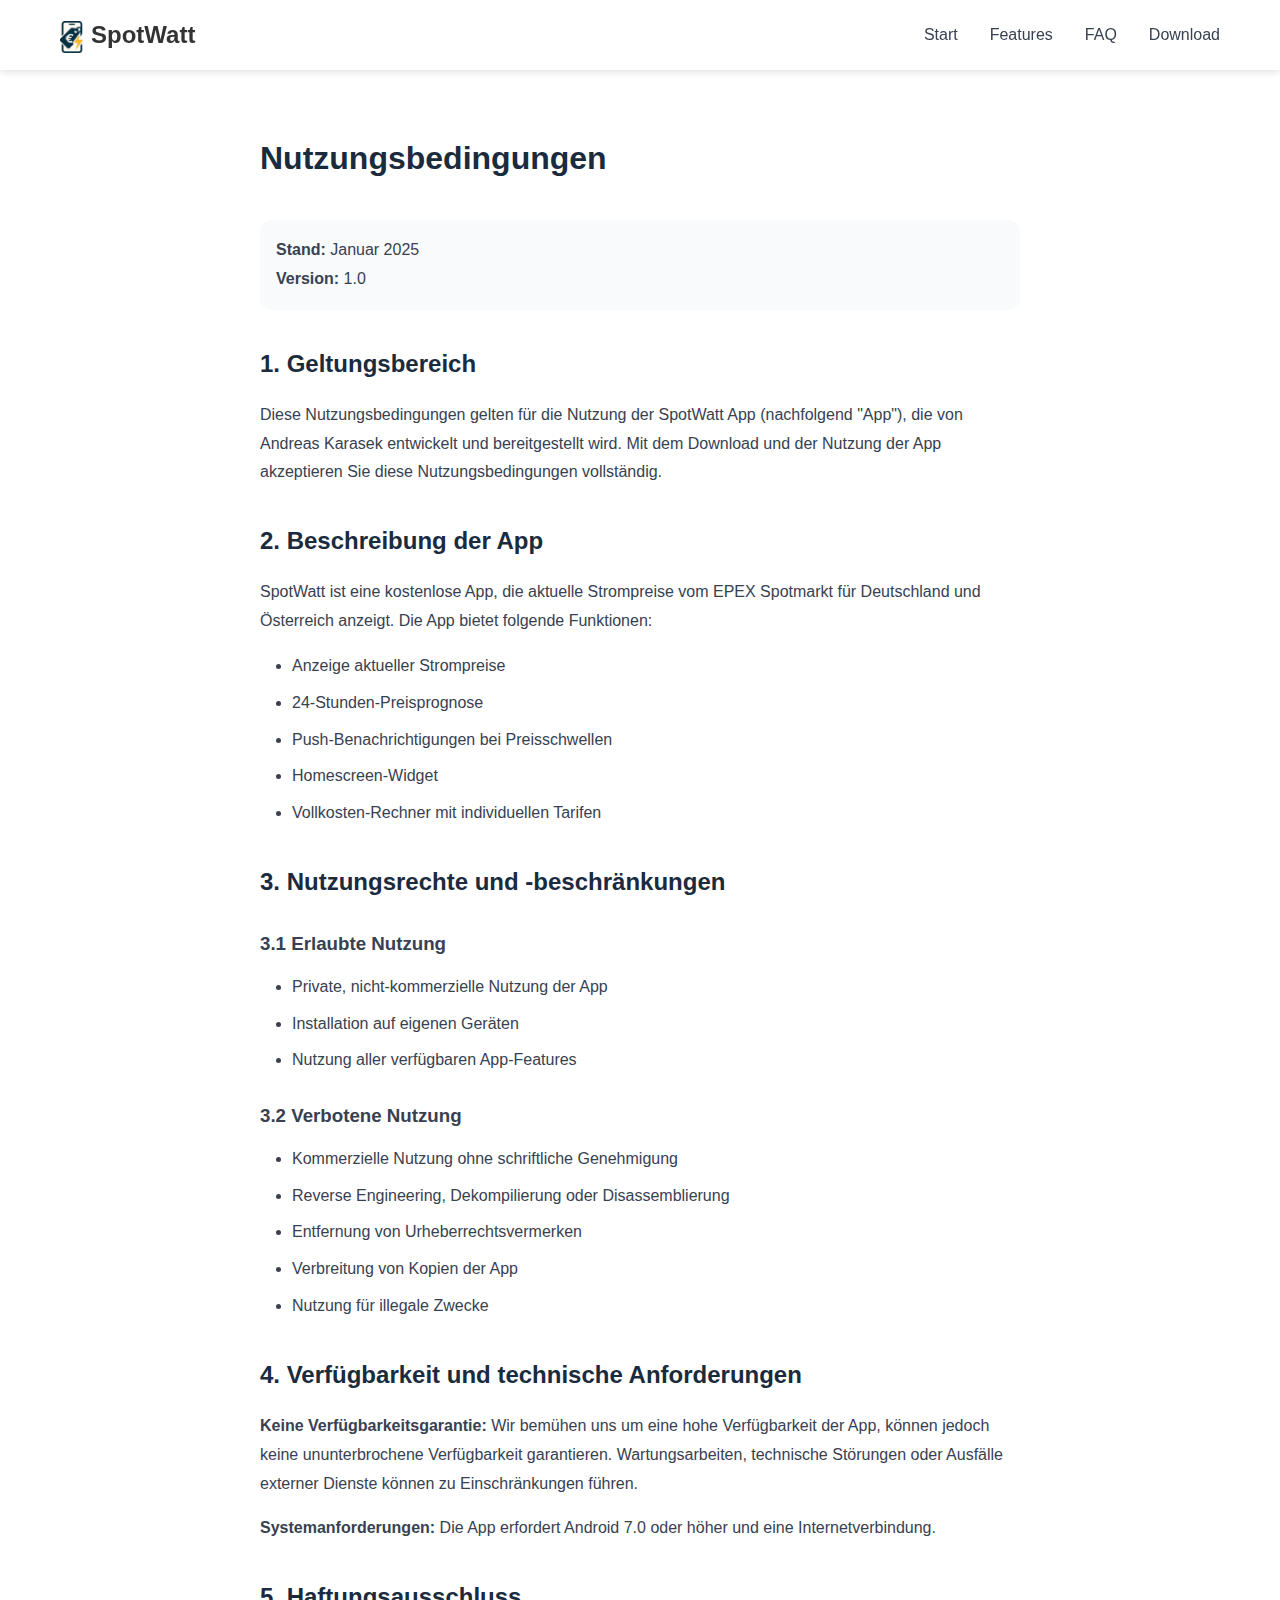
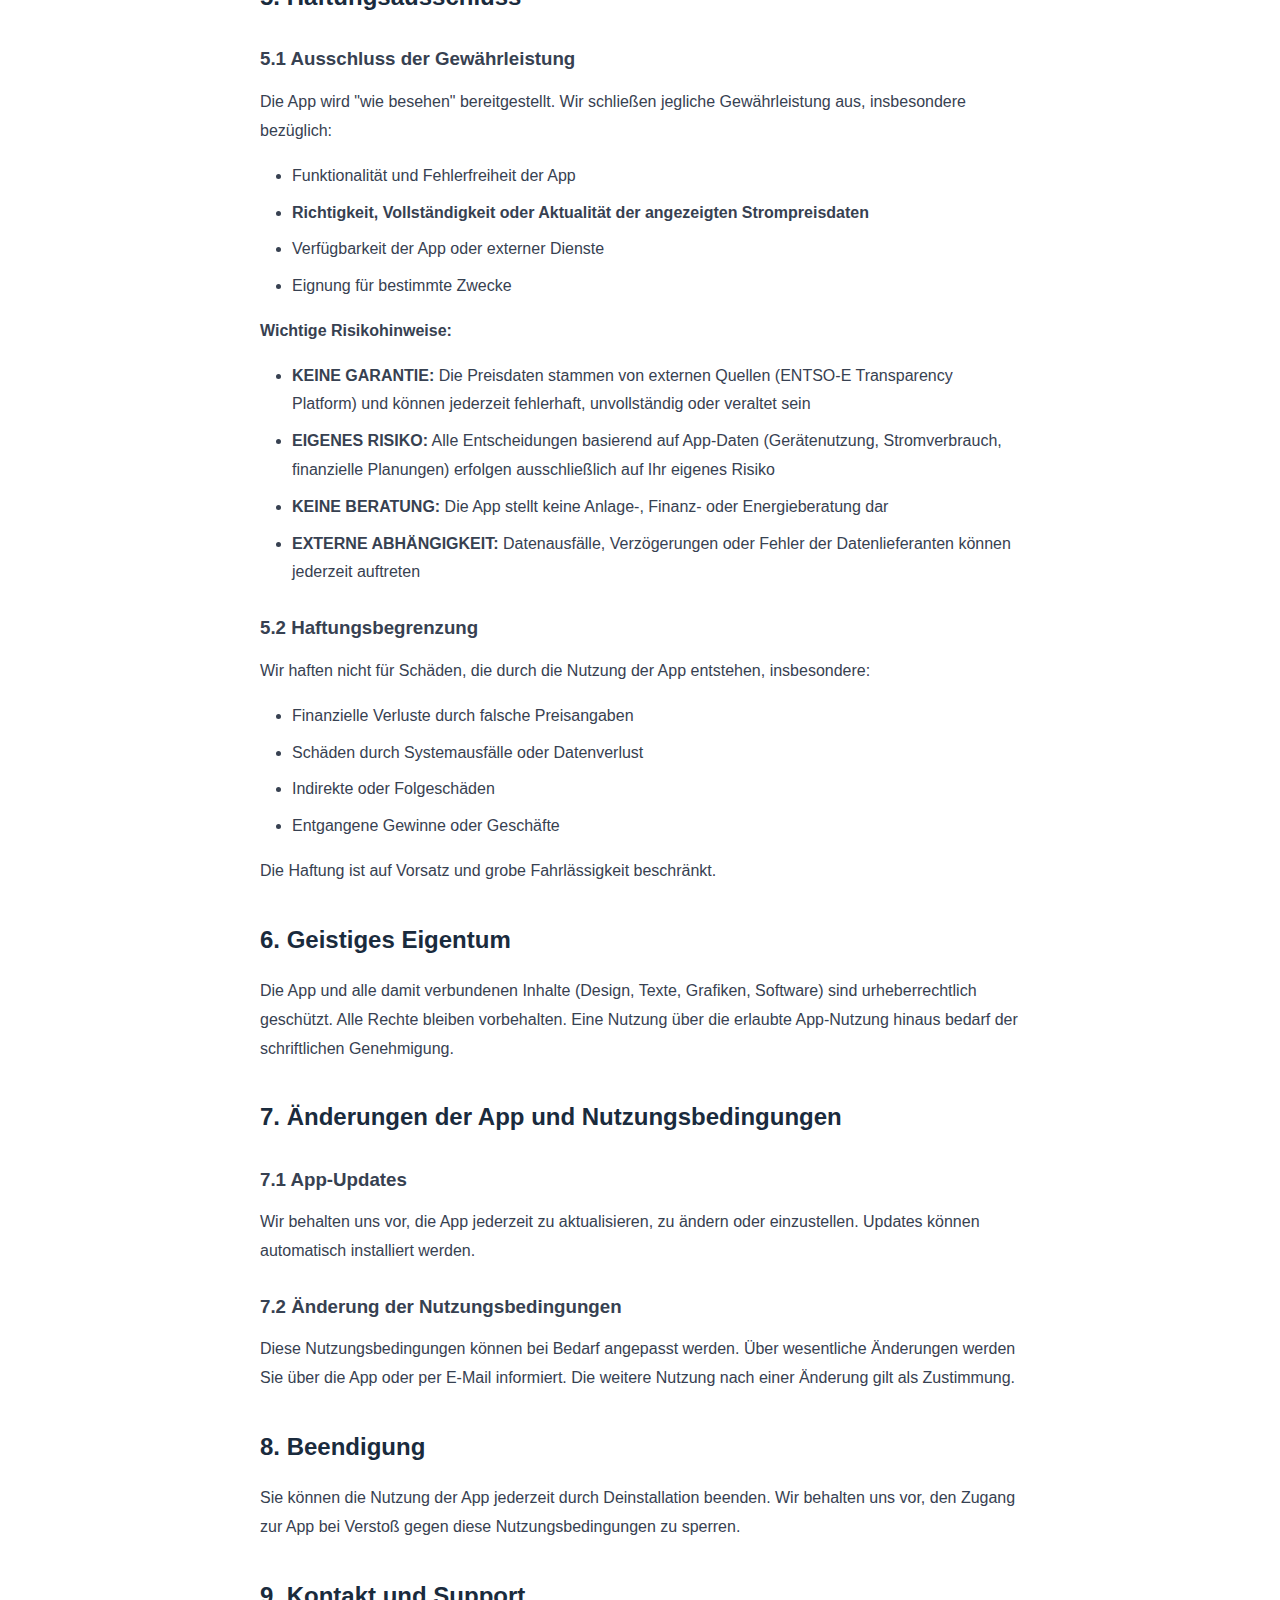
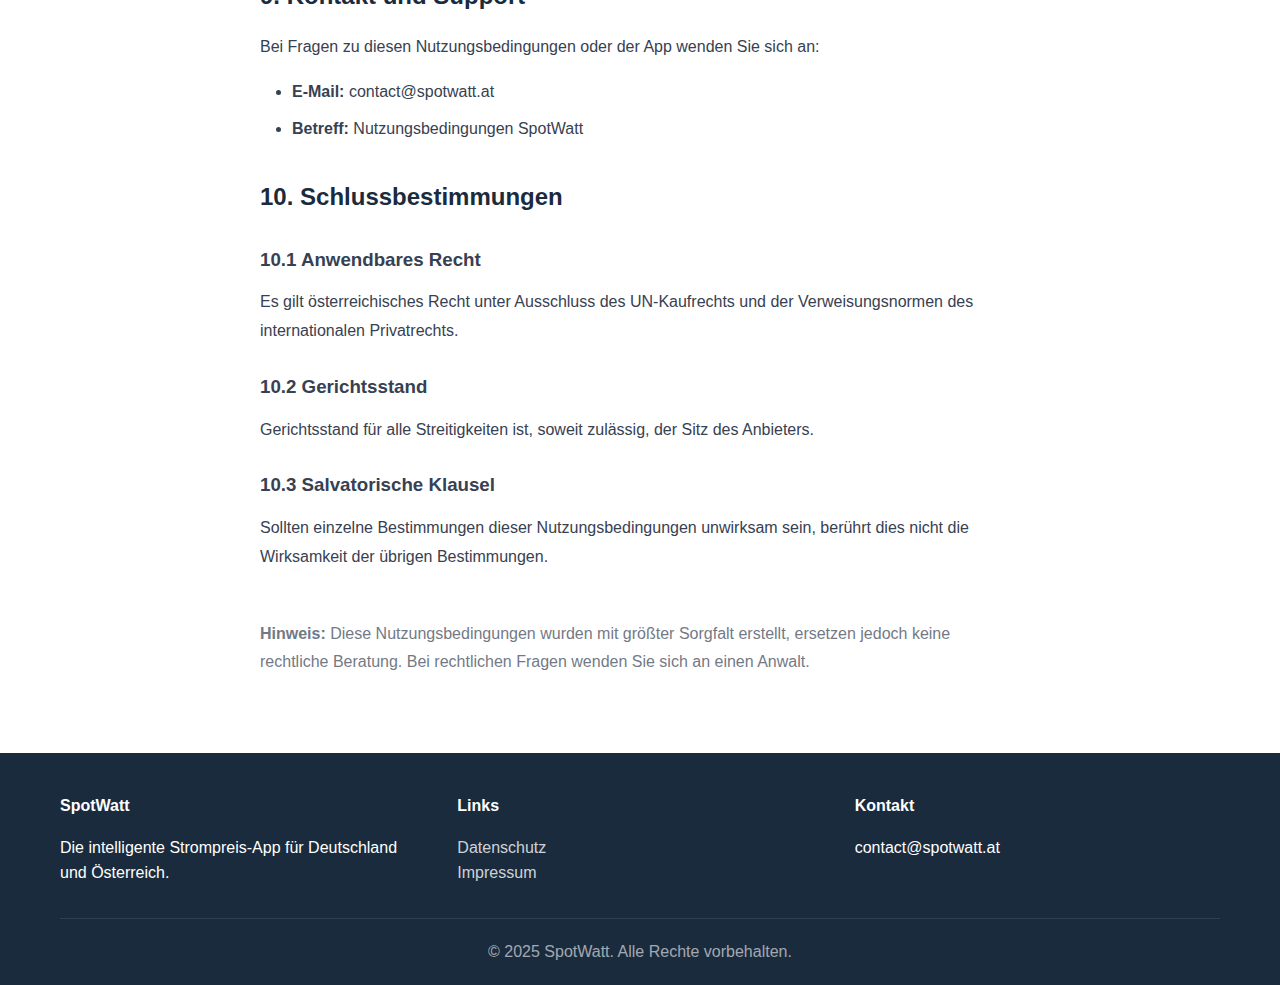
<file: terms.html>
<!DOCTYPE html>
<html lang="de">
<head>
    <meta charset="UTF-8">
    <meta name="viewport" content="width=device-width, initial-scale=1.0">
    <title>Nutzungsbedingungen - SpotWatt</title>
    <meta name="description" content="Nutzungsbedingungen der SpotWatt App. Rechtliche Hinweise zur Nutzung und Haftungsausschlüsse.">
    <link rel="stylesheet" href="styles.css">
    <style>
        .legal-content {
            max-width: 800px;
            margin: 0 auto;
            padding: 60px 20px;
            line-height: 1.8;
        }
        .legal-content h1 {
            color: var(--dark-color);
            margin-bottom: 2rem;
        }
        .legal-content h2 {
            color: var(--dark-color);
            margin-top: 2rem;
            margin-bottom: 1rem;
        }
        .legal-content h3 {
            color: var(--text-color);
            margin-top: 1.5rem;
            margin-bottom: 0.75rem;
        }
        .legal-content p {
            margin-bottom: 1rem;
        }
        .legal-content ul {
            margin-bottom: 1rem;
            padding-left: 2rem;
        }
        .legal-content li {
            margin-bottom: 0.5rem;
        }
        .last-updated {
            background: var(--light-color);
            padding: 1rem;
            border-radius: var(--border-radius);
            margin-bottom: 2rem;
        }
        .important-box {
            background: #fff8e1;
            border: 1px solid #ffb300;
            padding: 1.5rem;
            border-radius: var(--border-radius);
            margin: 2rem 0;
        }
    </style>
</head>
<body>
    <!-- Navigation -->
    <nav class="navbar">
        <div class="container">
            <div class="nav-brand">
                <h1><img src="spotwatt_logo_final.png" alt="SpotWatt Logo" style="height: 32px; vertical-align: middle; margin-right: 8px;">SpotWatt</h1>
            </div>
            <ul class="nav-menu">
                <li><a href="index.html">Start</a></li>
                <li><a href="features.html">Features</a></li>
                <li><a href="faq.html">FAQ</a></li>
                <li><a href="index.html#download">Download</a></li>
            </ul>
            <div class="nav-toggle" id="navToggle">
                <span></span>
                <span></span>
                <span></span>
            </div>
        </div>
    </nav>

    <div class="legal-content">
        <h1>Nutzungsbedingungen</h1>

        <div class="last-updated">
            <strong>Stand:</strong> Januar 2025<br>
            <strong>Version:</strong> 1.0
        </div>

        <h2>1. Geltungsbereich</h2>
        <p>
            Diese Nutzungsbedingungen gelten für die Nutzung der SpotWatt App (nachfolgend "App"),
            die von Andreas Karasek entwickelt und bereitgestellt wird. Mit dem Download und der
            Nutzung der App akzeptieren Sie diese Nutzungsbedingungen vollständig.
        </p>

        <h2>2. Beschreibung der App</h2>
        <p>
            SpotWatt ist eine kostenlose App, die aktuelle Strompreise vom EPEX Spotmarkt für
            Deutschland und Österreich anzeigt. Die App bietet folgende Funktionen:
        </p>
        <ul>
            <li>Anzeige aktueller Strompreise</li>
            <li>24-Stunden-Preisprognose</li>
            <li>Push-Benachrichtigungen bei Preisschwellen</li>
            <li>Homescreen-Widget</li>
            <li>Vollkosten-Rechner mit individuellen Tarifen</li>
        </ul>


        <h2>3. Nutzungsrechte und -beschränkungen</h2>

        <h3>3.1 Erlaubte Nutzung</h3>
        <ul>
            <li>Private, nicht-kommerzielle Nutzung der App</li>
            <li>Installation auf eigenen Geräten</li>
            <li>Nutzung aller verfügbaren App-Features</li>
        </ul>

        <h3>3.2 Verbotene Nutzung</h3>
        <ul>
            <li>Kommerzielle Nutzung ohne schriftliche Genehmigung</li>
            <li>Reverse Engineering, Dekompilierung oder Disassemblierung</li>
            <li>Entfernung von Urheberrechtsvermerken</li>
            <li>Verbreitung von Kopien der App</li>
            <li>Nutzung für illegale Zwecke</li>
        </ul>

        <h2>4. Verfügbarkeit und technische Anforderungen</h2>
        <p>
            <strong>Keine Verfügbarkeitsgarantie:</strong> Wir bemühen uns um eine hohe Verfügbarkeit der App,
            können jedoch keine ununterbrochene Verfügbarkeit garantieren. Wartungsarbeiten,
            technische Störungen oder Ausfälle externer Dienste können zu Einschränkungen führen.
        </p>
        <p>
            <strong>Systemanforderungen:</strong> Die App erfordert Android 7.0 oder höher und eine Internetverbindung.
        </p>

        <h2>5. Haftungsausschluss</h2>

        <h3>5.1 Ausschluss der Gewährleistung</h3>
        <p>
            Die App wird "wie besehen" bereitgestellt. Wir schließen jegliche Gewährleistung aus,
            insbesondere bezüglich:
        </p>
        <ul>
            <li>Funktionalität und Fehlerfreiheit der App</li>
            <li><strong>Richtigkeit, Vollständigkeit oder Aktualität der angezeigten Strompreisdaten</strong></li>
            <li>Verfügbarkeit der App oder externer Dienste</li>
            <li>Eignung für bestimmte Zwecke</li>
        </ul>
        <p>
            <strong>Wichtige Risikohinweise:</strong>
        </p>
        <ul>
            <li><strong>KEINE GARANTIE:</strong> Die Preisdaten stammen von externen Quellen (ENTSO-E Transparency Platform) und können jederzeit fehlerhaft, unvollständig oder veraltet sein</li>
            <li><strong>EIGENES RISIKO:</strong> Alle Entscheidungen basierend auf App-Daten (Gerätenutzung, Stromverbrauch, finanzielle Planungen) erfolgen ausschließlich auf Ihr eigenes Risiko</li>
            <li><strong>KEINE BERATUNG:</strong> Die App stellt keine Anlage-, Finanz- oder Energieberatung dar</li>
            <li><strong>EXTERNE ABHÄNGIGKEIT:</strong> Datenausfälle, Verzögerungen oder Fehler der Datenlieferanten können jederzeit auftreten</li>
        </ul>

        <h3>5.2 Haftungsbegrenzung</h3>
        <p>
            Wir haften nicht für Schäden, die durch die Nutzung der App entstehen, insbesondere:
        </p>
        <ul>
            <li>Finanzielle Verluste durch falsche Preisangaben</li>
            <li>Schäden durch Systemausfälle oder Datenverlust</li>
            <li>Indirekte oder Folgeschäden</li>
            <li>Entgangene Gewinne oder Geschäfte</li>
        </ul>
        <p>
            Die Haftung ist auf Vorsatz und grobe Fahrlässigkeit beschränkt.
        </p>

        <h2>6. Geistiges Eigentum</h2>
        <p>
            Die App und alle damit verbundenen Inhalte (Design, Texte, Grafiken, Software)
            sind urheberrechtlich geschützt. Alle Rechte bleiben vorbehalten.
            Eine Nutzung über die erlaubte App-Nutzung hinaus bedarf der schriftlichen Genehmigung.
        </p>

        <h2>7. Änderungen der App und Nutzungsbedingungen</h2>

        <h3>7.1 App-Updates</h3>
        <p>
            Wir behalten uns vor, die App jederzeit zu aktualisieren, zu ändern oder einzustellen.
            Updates können automatisch installiert werden.
        </p>

        <h3>7.2 Änderung der Nutzungsbedingungen</h3>
        <p>
            Diese Nutzungsbedingungen können bei Bedarf angepasst werden. Über wesentliche
            Änderungen werden Sie über die App oder per E-Mail informiert. Die weitere Nutzung
            nach einer Änderung gilt als Zustimmung.
        </p>

        <h2>8. Beendigung</h2>
        <p>
            Sie können die Nutzung der App jederzeit durch Deinstallation beenden.
            Wir behalten uns vor, den Zugang zur App bei Verstoß gegen diese Nutzungsbedingungen
            zu sperren.
        </p>

        <h2>9. Kontakt und Support</h2>
        <p>
            Bei Fragen zu diesen Nutzungsbedingungen oder der App wenden Sie sich an:
        </p>
        <ul>
            <li><strong>E-Mail:</strong> contact@spotwatt.at</li>
            <li><strong>Betreff:</strong> Nutzungsbedingungen SpotWatt</li>
        </ul>

        <h2>10. Schlussbestimmungen</h2>

        <h3>10.1 Anwendbares Recht</h3>
        <p>
            Es gilt österreichisches Recht unter Ausschluss des UN-Kaufrechts und der
            Verweisungsnormen des internationalen Privatrechts.
        </p>

        <h3>10.2 Gerichtsstand</h3>
        <p>
            Gerichtsstand für alle Streitigkeiten ist, soweit zulässig, der Sitz des Anbieters.
        </p>

        <h3>10.3 Salvatorische Klausel</h3>
        <p>
            Sollten einzelne Bestimmungen dieser Nutzungsbedingungen unwirksam sein,
            berührt dies nicht die Wirksamkeit der übrigen Bestimmungen.
        </p>

        <p style="margin-top: 3rem; color: var(--text-color); opacity: 0.7;">
            <strong>Hinweis:</strong> Diese Nutzungsbedingungen wurden mit größter Sorgfalt erstellt,
            ersetzen jedoch keine rechtliche Beratung. Bei rechtlichen Fragen wenden Sie sich an
            einen Anwalt.
        </p>
    </div>

    <!-- Footer -->
    <footer class="footer">
        <div class="container">
            <div class="footer-content">
                <div class="footer-section">
                    <h4>SpotWatt</h4>
                    <p>Die intelligente Strompreis-App für Deutschland und Österreich.</p>
                </div>
                <div class="footer-section">
                    <h4>Links</h4>
                    <ul>
                        <li><a href="privacy.html">Datenschutz</a></li>
                        <li><a href="imprint.html">Impressum</a></li>
                    </ul>
                </div>
                <div class="footer-section">
                    <h4>Kontakt</h4>
                    <p>contact@spotwatt.at</p>
                </div>
            </div>
            <div class="footer-bottom">
                <p>&copy; 2025 SpotWatt. Alle Rechte vorbehalten.</p>
            </div>
        </div>
    </footer>

    <script src="script.js"></script>
</body>
</html>
</file>
<file: styles.css>
/* Reset and Base Styles */
* {
    margin: 0;
    padding: 0;
    box-sizing: border-box;
}

:root {
    --primary-color: #1e3a5f;
    --secondary-color: #2c5c7f;
    --accent-color: #f39c12;
    --danger-color: #ef4444;
    --dark-color: #1a2b3d;
    --light-color: #f8fafc;
    --text-color: #374151;
    --border-radius: 12px;
    --shadow: 0 4px 6px -1px rgb(0 0 0 / 0.1);
    --shadow-lg: 0 10px 15px -3px rgb(0 0 0 / 0.1);
}

body {
    font-family: -apple-system, BlinkMacSystemFont, 'Segoe UI', Roboto, 'Helvetica Neue', Arial, sans-serif;
    line-height: 1.6;
    color: var(--text-color);
    background: #ffffff;
}

.container {
    max-width: 1200px;
    margin: 0 auto;
    padding: 0 20px;
}

/* Navigation */
.navbar {
    background: white;
    box-shadow: var(--shadow);
    position: sticky;
    top: 0;
    z-index: 100;
}

.navbar .container {
    display: flex;
    justify-content: space-between;
    align-items: center;
    padding: 1rem 20px;
}

.nav-brand h1 {
    font-size: 1.5rem;
    color: #333;
}

.nav-menu {
    display: flex;
    list-style: none;
    gap: 2rem;
}

.nav-menu a {
    color: var(--text-color);
    text-decoration: none;
    font-weight: 500;
    transition: color 0.3s;
}

.nav-menu a:hover {
    color: var(--primary-color);
}

.nav-toggle {
    display: none;
    flex-direction: column;
    cursor: pointer;
}

.nav-toggle span {
    width: 25px;
    height: 3px;
    background: var(--dark-color);
    margin: 3px 0;
    transition: 0.3s;
}

/* Hero Section */
.hero {
    padding: 80px 0;
    background: linear-gradient(135deg, var(--primary-color) 0%, var(--secondary-color) 100%);
    color: white;
}

.hero .container {
    display: grid;
    grid-template-columns: 1fr 1fr;
    gap: 60px;
    align-items: center;
}

.hero-title {
    font-size: 3rem;
    font-weight: 700;
    margin-bottom: 1.5rem;
    line-height: 1.2;
}

.hero-subtitle {
    font-size: 1.25rem;
    margin-bottom: 2rem;
    opacity: 0.95;
}

.hero-buttons {
    display: flex;
    gap: 1rem;
    margin-bottom: 2rem;
}

.btn {
    padding: 12px 24px;
    border-radius: var(--border-radius);
    text-decoration: none;
    font-weight: 600;
    transition: all 0.3s;
    display: inline-block;
}

.btn-primary {
    background: white;
    color: var(--primary-color);
}

.btn-primary:hover {
    transform: translateY(-2px);
    box-shadow: var(--shadow-lg);
}

.btn-secondary {
    background: transparent;
    color: white;
    border: 2px solid white;
}

.btn-secondary:hover {
    background: white;
    color: var(--primary-color);
}

.hero-badges {
    display: flex;
    gap: 1rem;
    flex-wrap: wrap;
}

.badge {
    background: rgba(255, 255, 255, 0.2);
    padding: 6px 12px;
    border-radius: 20px;
    font-size: 0.875rem;
    border: 1px solid rgba(243, 156, 18, 0.3);
}

.badge:hover {
    background: rgba(243, 156, 18, 0.2);
    transform: translateY(-1px);
    transition: all 0.3s ease;
}

/* Phone Mockup */
.phone-mockup {
    width: 300px;
    height: 600px;
    background: #1a1a1a;
    border-radius: 40px;
    padding: 10px;
    box-shadow: 0 20px 40px rgba(0,0,0,0.3);
    margin: 0 auto;
}

.phone-screen {
    width: 100%;
    height: 100%;
    background: white;
    border-radius: 30px;
    display: flex;
    align-items: center;
    justify-content: center;
}

.price-display {
    text-align: center;
    color: var(--dark-color);
}

.current-price {
    font-size: 3rem;
    font-weight: 700;
    color: var(--secondary-color);
}

.price-unit {
    font-size: 1.2rem;
    color: var(--text-color);
}

.price-time {
    margin-top: 1rem;
    color: var(--text-color);
    opacity: 0.7;
}

/* Features Section */
.features {
    padding: 80px 0;
    background: var(--light-color);
}

.section-title {
    text-align: center;
    font-size: 2.5rem;
    margin-bottom: 3rem;
    color: var(--dark-color);
}

.features-grid {
    display: grid;
    grid-template-columns: repeat(auto-fit, minmax(300px, 1fr));
    gap: 2rem;
}

.feature-card {
    background: white;
    padding: 2rem;
    border-radius: var(--border-radius);
    box-shadow: var(--shadow);
    transition: transform 0.3s;
}

.feature-card:hover {
    transform: translateY(-5px);
    box-shadow: var(--shadow-lg);
}

.feature-icon {
    font-size: 2.5rem;
    margin-bottom: 1rem;
}

/* Add yellow accent for energy-related icons */
.feature-card:nth-child(1) .feature-icon,
.feature-card:nth-child(5) .feature-icon {
    color: var(--accent-color);
}

.feature-card:hover .feature-icon {
    transform: scale(1.1);
    transition: transform 0.3s ease;
}

.feature-card h3 {
    font-size: 1.25rem;
    margin-bottom: 0.75rem;
    color: var(--dark-color);
}

.feature-card p {
    color: var(--text-color);
    line-height: 1.6;
}

/* How It Works */
.how-it-works {
    padding: 80px 0;
}

.steps {
    display: grid;
    grid-template-columns: repeat(auto-fit, minmax(250px, 1fr));
    gap: 2rem;
    margin-top: 3rem;
}

.step {
    text-align: center;
}

.step-number {
    width: 60px;
    height: 60px;
    background: var(--primary-color);
    color: white;
    border-radius: 50%;
    display: flex;
    align-items: center;
    justify-content: center;
    font-size: 1.5rem;
    font-weight: 700;
    margin: 0 auto 1rem;
}

.step h3 {
    margin-bottom: 0.5rem;
    color: var(--dark-color);
}

/* Pricing Section */
.pricing {
    padding: 80px 0;
    background: var(--light-color);
}

.pricing-cards {
    display: grid;
    grid-template-columns: repeat(auto-fit, minmax(300px, 1fr));
    gap: 2rem;
    max-width: 800px;
    margin: 0 auto;
}

.pricing-card {
    background: white;
    padding: 2rem;
    border-radius: var(--border-radius);
    box-shadow: var(--shadow);
    position: relative;
}

.pricing-card.featured {
    transform: scale(1.05);
    box-shadow: var(--shadow-lg);
    border: 2px solid var(--primary-color);
}

.badge-featured {
    position: absolute;
    top: -12px;
    right: 20px;
    background: var(--primary-color);
    color: white;
    padding: 4px 12px;
    border-radius: 20px;
    font-size: 0.875rem;
}

.pricing-card h3 {
    font-size: 1.5rem;
    margin-bottom: 1rem;
    color: var(--dark-color);
}

.price {
    font-size: 2.5rem;
    font-weight: 700;
    color: var(--primary-color);
    margin-bottom: 1.5rem;
}

.price span {
    font-size: 1rem;
    color: var(--text-color);
    font-weight: 400;
}

.pricing-features {
    list-style: none;
    margin-bottom: 2rem;
}

.pricing-features li {
    padding: 0.5rem 0;
    color: var(--text-color);
}

/* Download Section */
.download {
    padding: 80px 0;
    text-align: center;
    background: #f8f9fa;
}

.section-subtitle {
    font-size: 1.25rem;
    color: var(--text-color);
    margin-bottom: 2rem;
}

.download-buttons {
    display: flex;
    gap: 2rem;
    justify-content: center;
    flex-wrap: wrap;
}

.download-btn img {
    height: 60px;
}

/* Footer */
.footer {
    background: var(--dark-color);
    color: white;
    padding: 40px 0 20px;
}

.footer-content {
    display: grid;
    grid-template-columns: repeat(auto-fit, minmax(250px, 1fr));
    gap: 2rem;
    margin-bottom: 2rem;
}

.footer-section h4 {
    margin-bottom: 1rem;
}

.footer-section ul {
    list-style: none;
}

.footer-section a {
    color: rgba(255, 255, 255, 0.8);
    text-decoration: none;
    transition: color 0.3s;
}

.footer-section a:hover {
    color: white;
}

.footer-bottom {
    text-align: center;
    padding-top: 20px;
    border-top: 1px solid rgba(255, 255, 255, 0.1);
    color: rgba(255, 255, 255, 0.6);
}

/* Responsive Design */
@media (max-width: 768px) {
    .nav-menu {
        display: none;
        position: absolute;
        top: 100%;
        left: 0;
        width: 100%;
        background: white;
        flex-direction: column;
        padding: 1rem;
        box-shadow: var(--shadow);
    }

    .nav-menu.active {
        display: flex;
    }

    .nav-toggle {
        display: flex;
    }

    .hero .container {
        grid-template-columns: 1fr;
        text-align: center;
    }

    .hero-title {
        font-size: 2rem;
    }

    .hero-image {
        order: -1;
    }

    .phone-mockup {
        width: 250px;
        height: 500px;
    }

    .features-grid {
        grid-template-columns: 1fr;
    }

    .steps {
        grid-template-columns: 1fr;
    }

    .pricing-card.featured {
        transform: none;
    }
}
</file>
